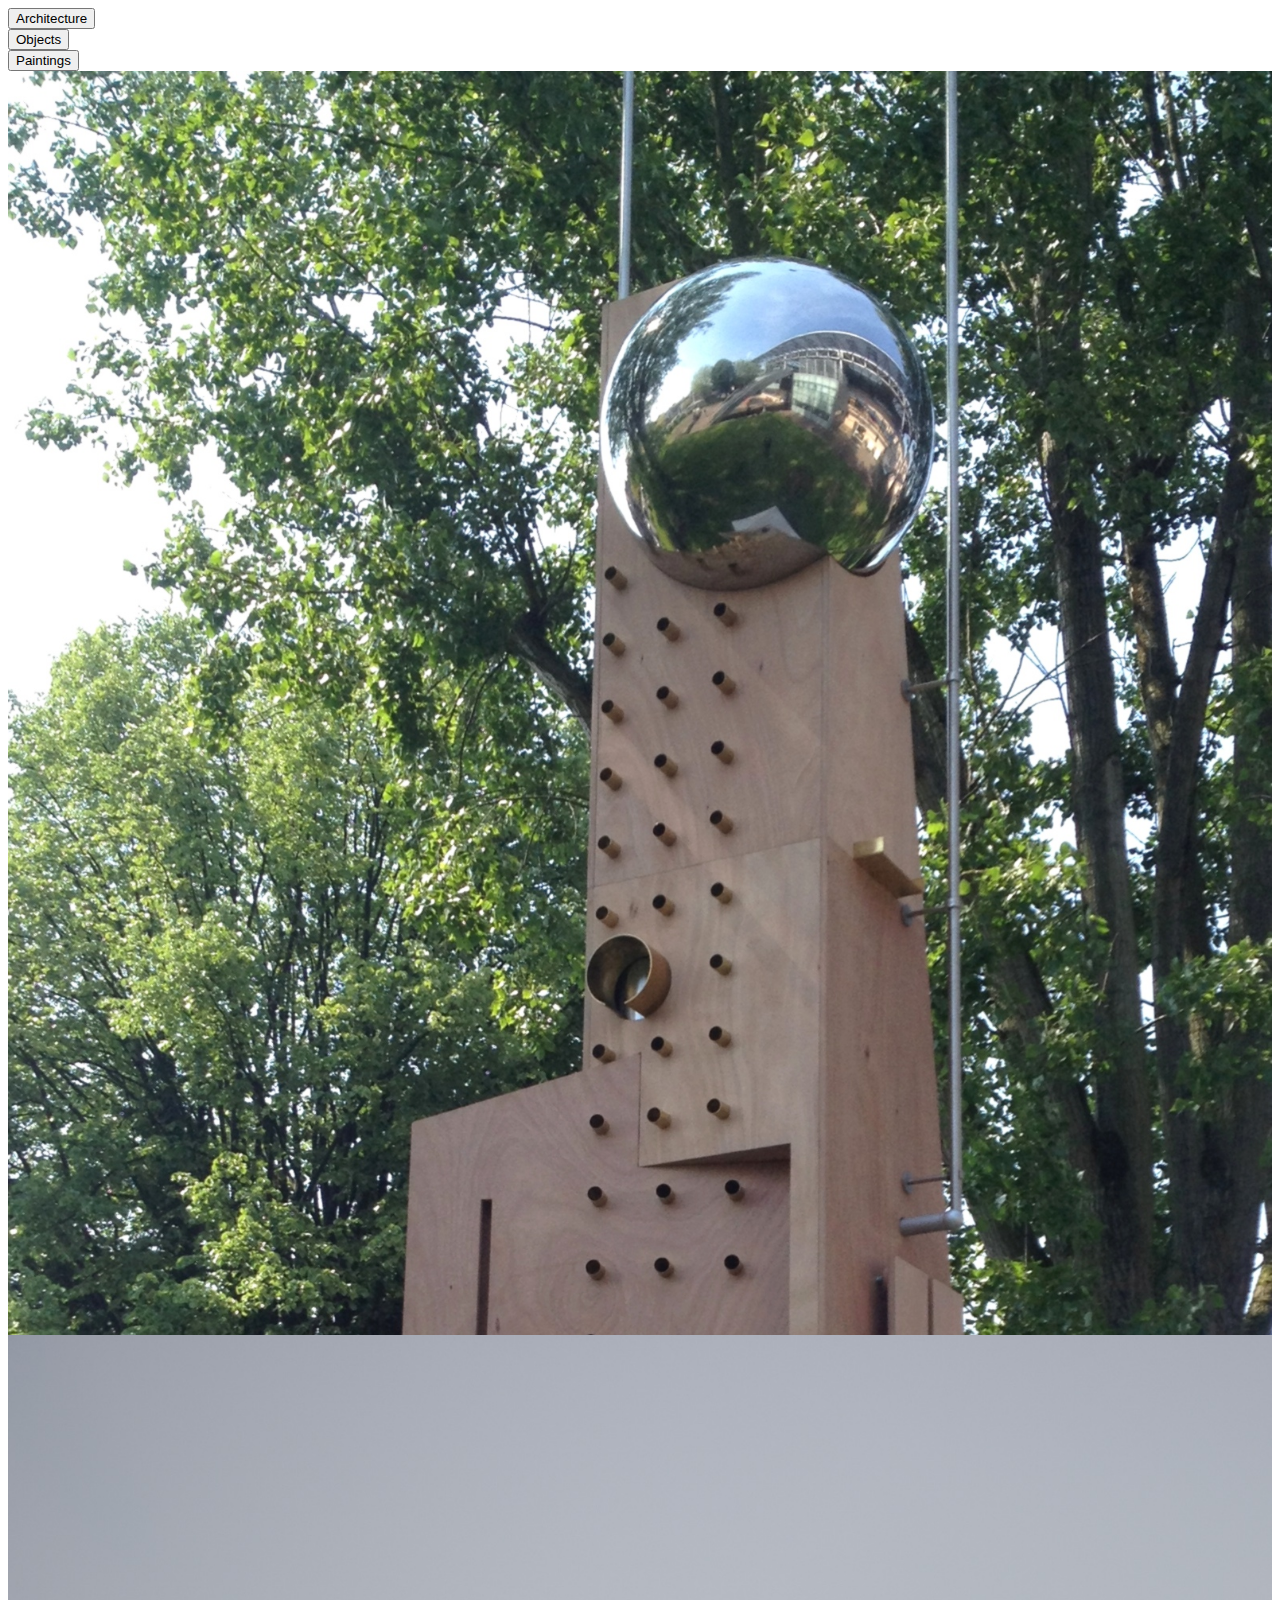
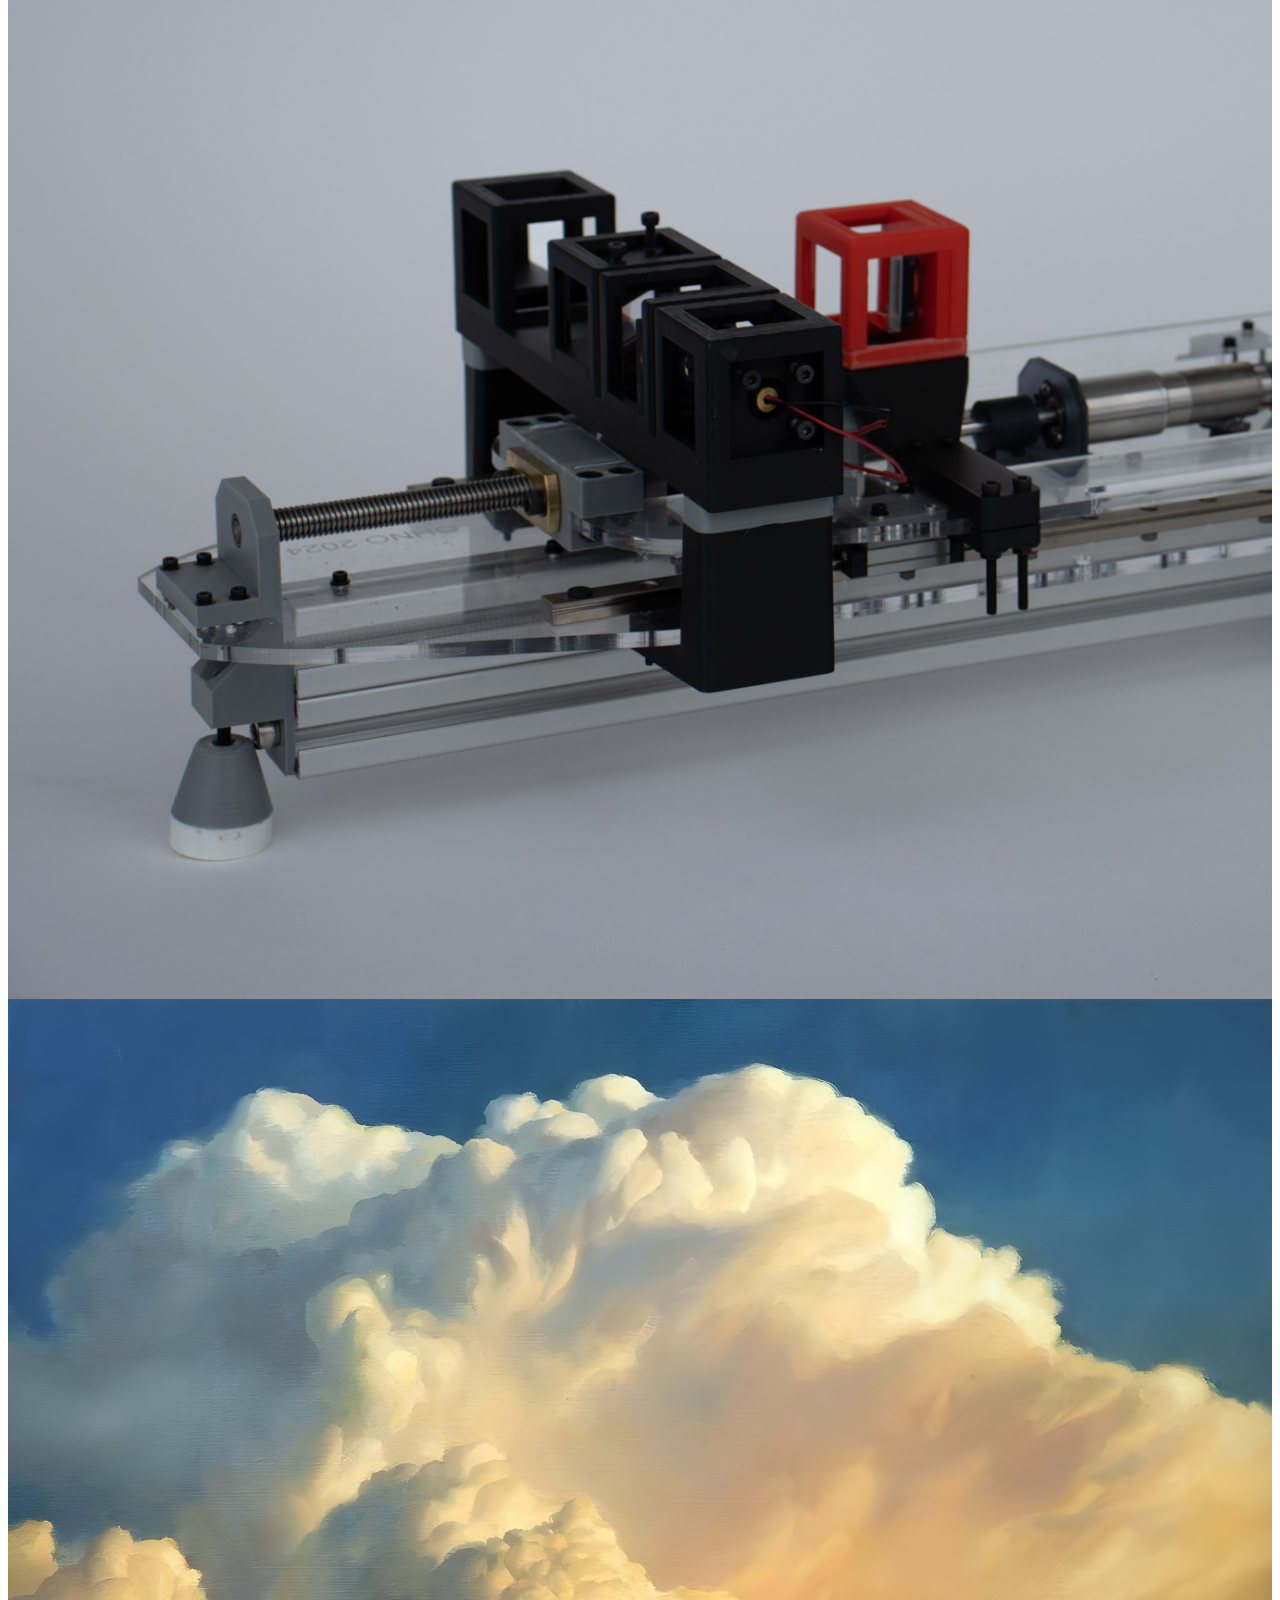
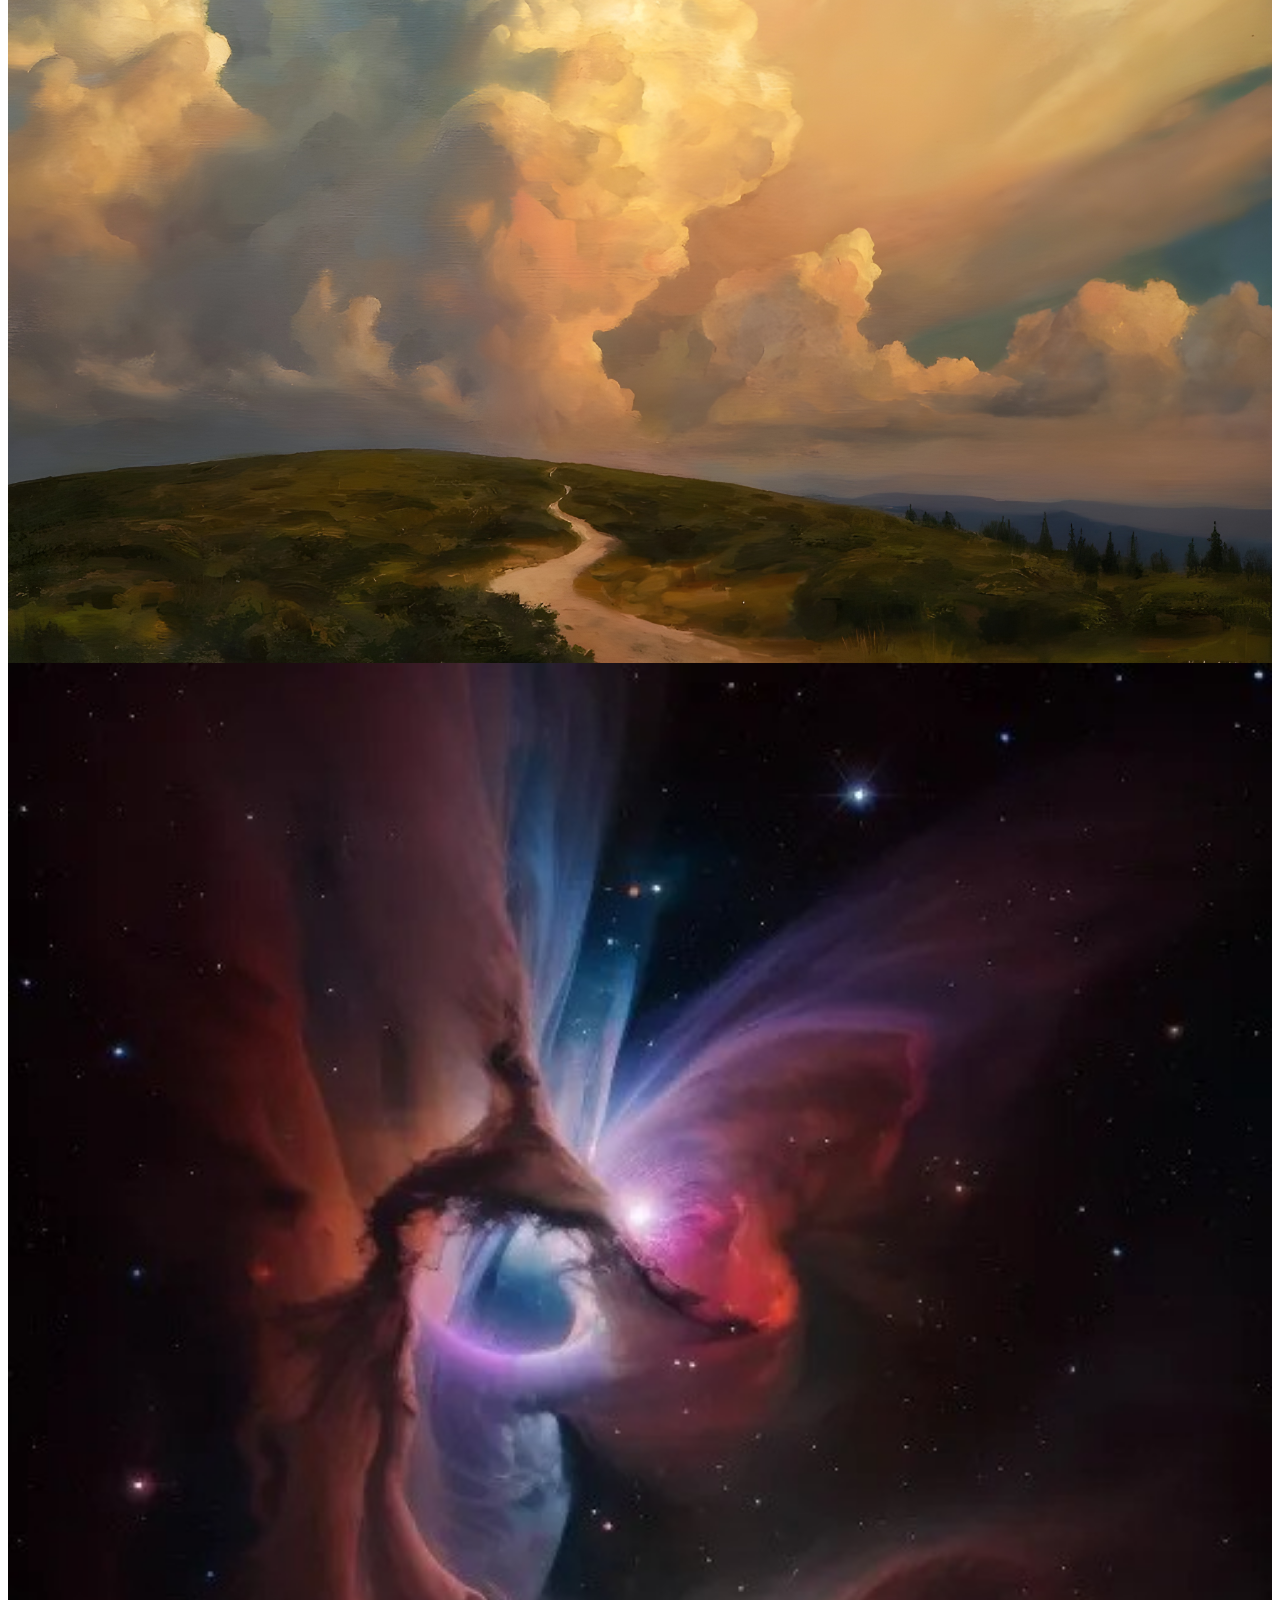
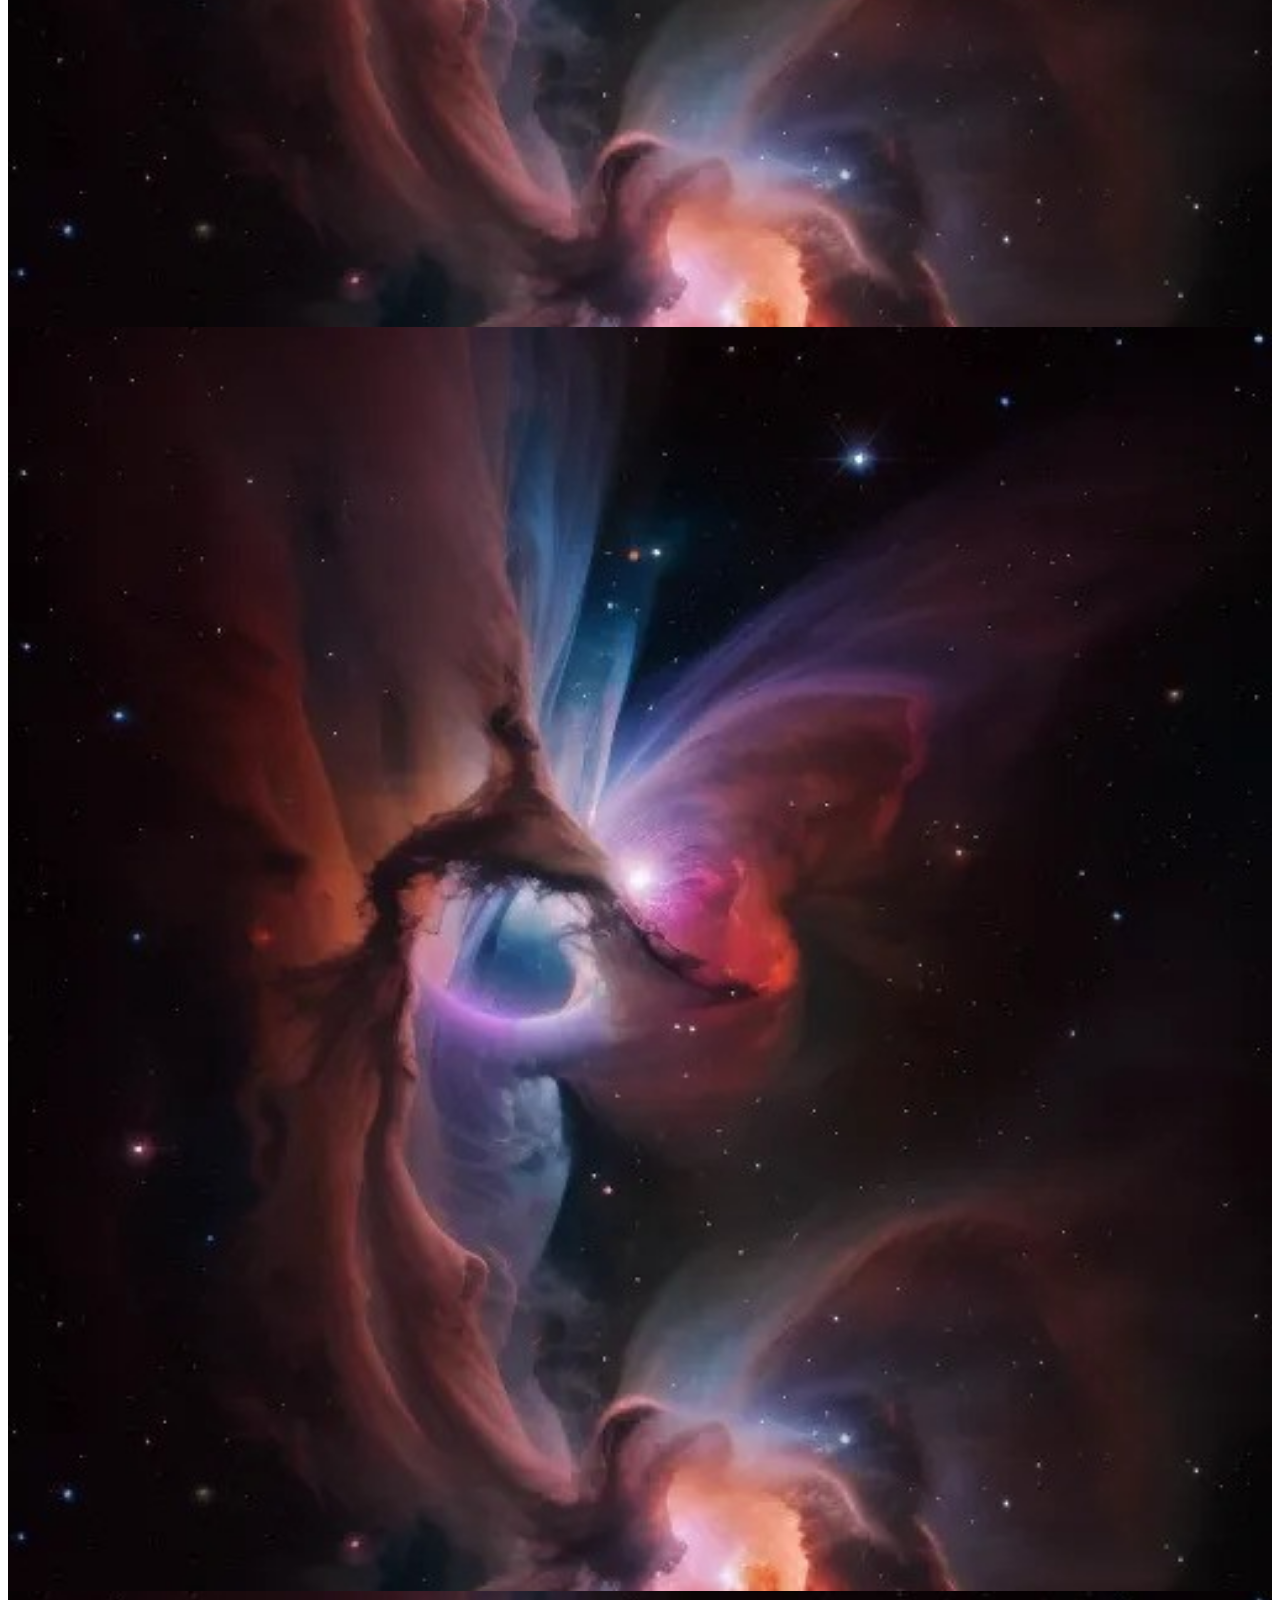
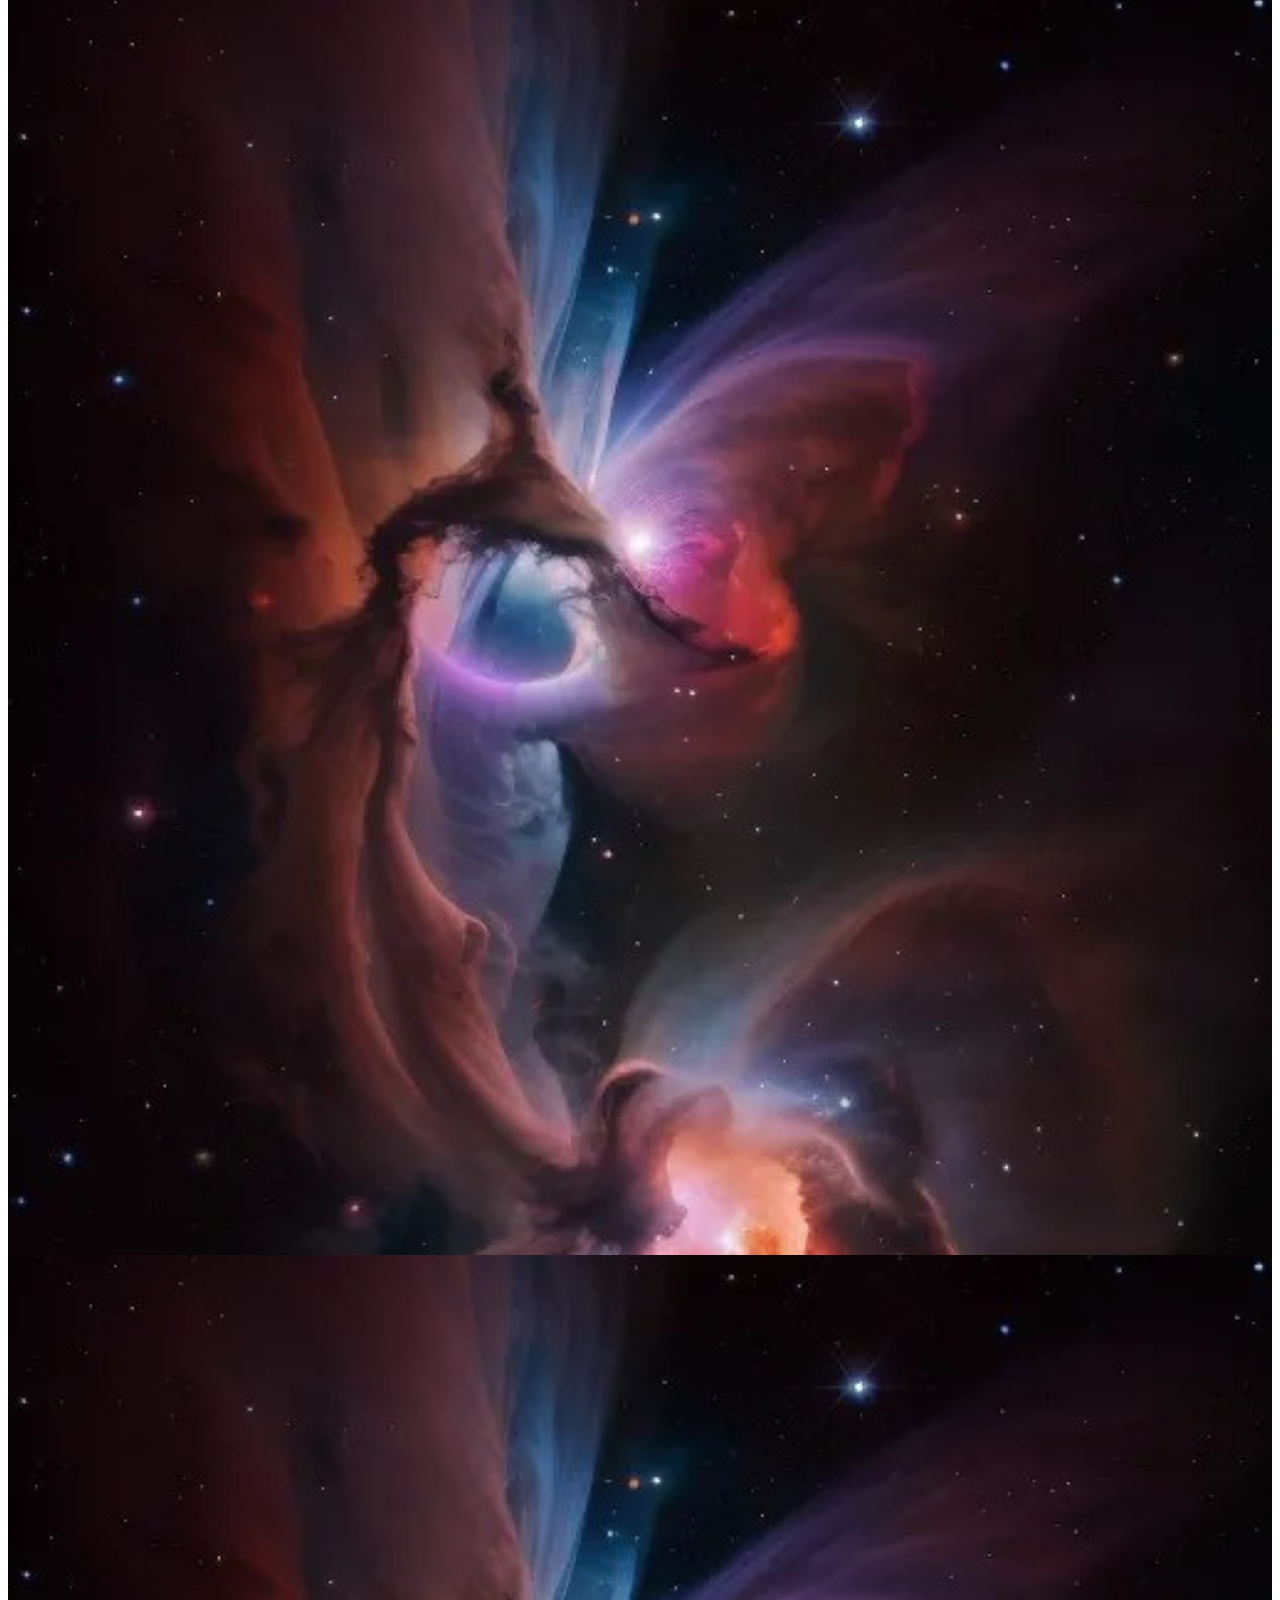
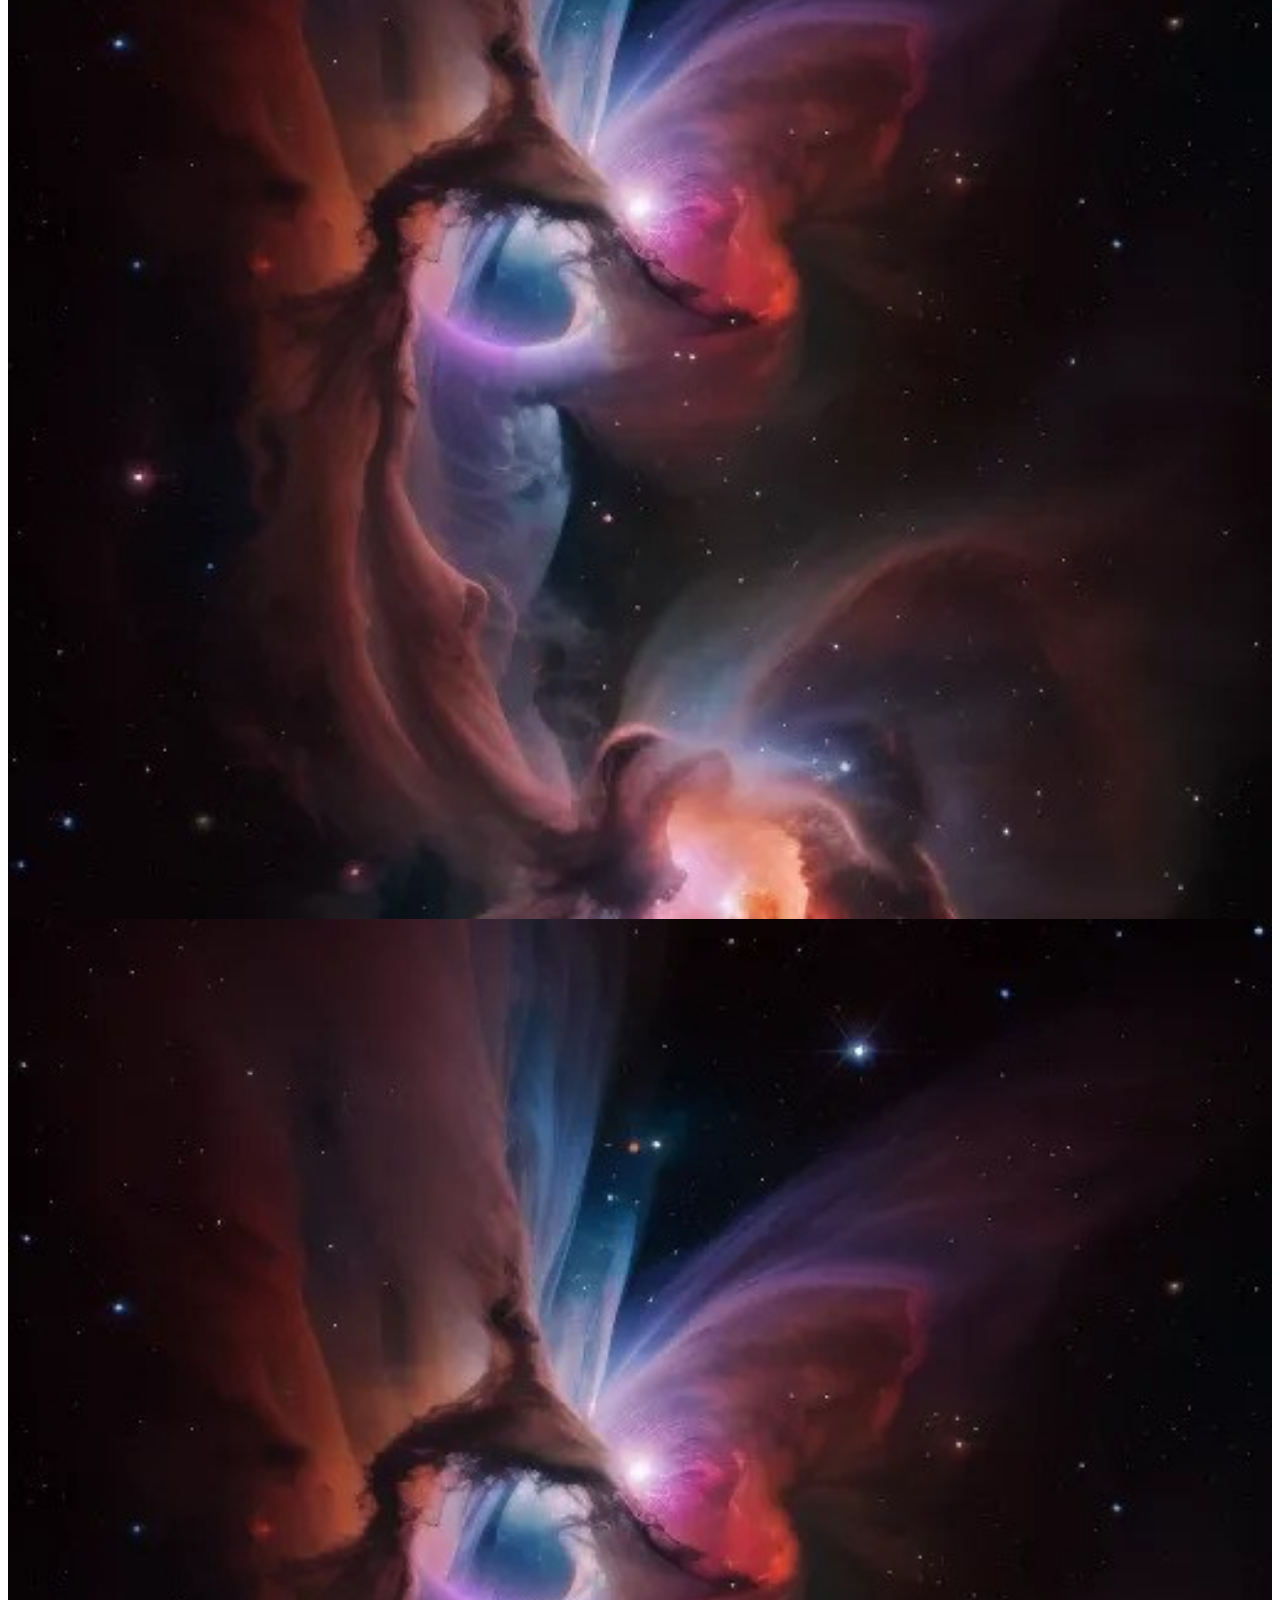
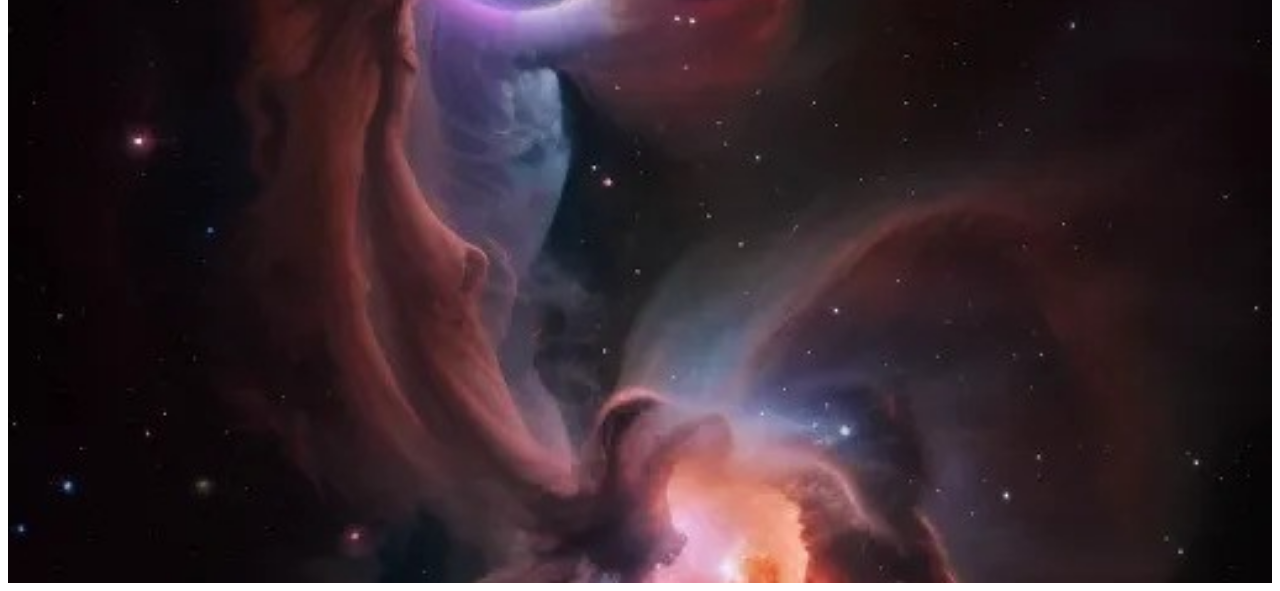
<file: architecture.html>
<html>
    <head>
        <link rel="stylesheet" href="style.css">
        <script src="transition.js"></script>
        <!-- BOOTSTRAP -->
        <link href="https://cdn.jsdelivr.net/npm/bootstrap@5.3.6/dist/css/bootstrap.min.css" rel="stylesheet" integrity="sha384-4Q6Gf2aSP4eDXB8Miphtr37CMZZQ5oXLH2yaXMJ2w8e2ZtHTl7GptT4jmndRuHDT" crossorigin="anonymous">
        <script src="https://cdn.jsdelivr.net/npm/bootstrap@5.3.6/dist/js/bootstrap.bundle.min.js" integrity="sha384-j1CDi7MgGQ12Z7Qab0qlWQ/Qqz24Gc6BM0thvEMVjHnfYGF0rmFCozFSxQBxwHKO" crossorigin="anonymous"></script>
    </head>
    <body class="bg-white">
        <div id="transition-cover"></div>

            <div id="header-container">
                <div class="row gx-0 row-cols-lg-4 row-cols-sm-2">
                    <div class="col">
                        <button class="button-55 selected-category" role="button">Architecture</button>
                    </div>
                    <div class="col">
                        <button class="button-55" role="button">Objects</button>
                    </div>
                    <div class="col">
                        <button class="button-55" role="button">Paintings</button>
                    </div>
                </div>
            </div>
       
            <div class="row gx-0 row-cols-lg-4 row-cols-sm-2" id="col-container">
                <div class="col square project" id="p1"></div>

                <div class="col square project" id="p2">
                    <div class="sqr-content">
                        <h1>Projet 2</h1>
                        <p>This is a text to briefly describe the project 1</p>
                    </div>
                </div>

                <div class="col square project" id="p3">
                    <div class="sqr-content">
                        <h1>Projet 3</h1>
                        <p>This is a text to briefly describe the project 1</p>
                    </div>
                </div>

                <div class="col square project" id="p4">
                    <div class="sqr-content">
                        <h1>Projet 1</h1>
                        <p>This is a text to briefly describe the project 1</p>
                    </div>
                </div>

                <div class="col square project" id="p4">
                    <div class="sqr-content">
                        <h1>Projet 1</h1>
                        <p>This is a text to briefly describe the project 1</p>
                    </div>
                </div>

                <div class="col square project" id="p4">
                    <div class="sqr-content">
                        <h1>Projet 1</h1>
                        <p>This is a text to briefly describe the project 1</p>
                    </div>
                </div>

                <div class="col square project" id="p4">
                    <div class="sqr-content">
                        <h1>Projet 1</h1>
                        <p>This is a text to briefly describe the project 1</p>
                    </div>
                </div>

                <div class="col square project" id="p4">
                    <div class="sqr-content">
                        <h1>Projet 1</h1>
                        <p>This is a text to briefly describe the project 1</p>
                    </div>
                </div>

            </div>
       
    </body>
</html>
</file>
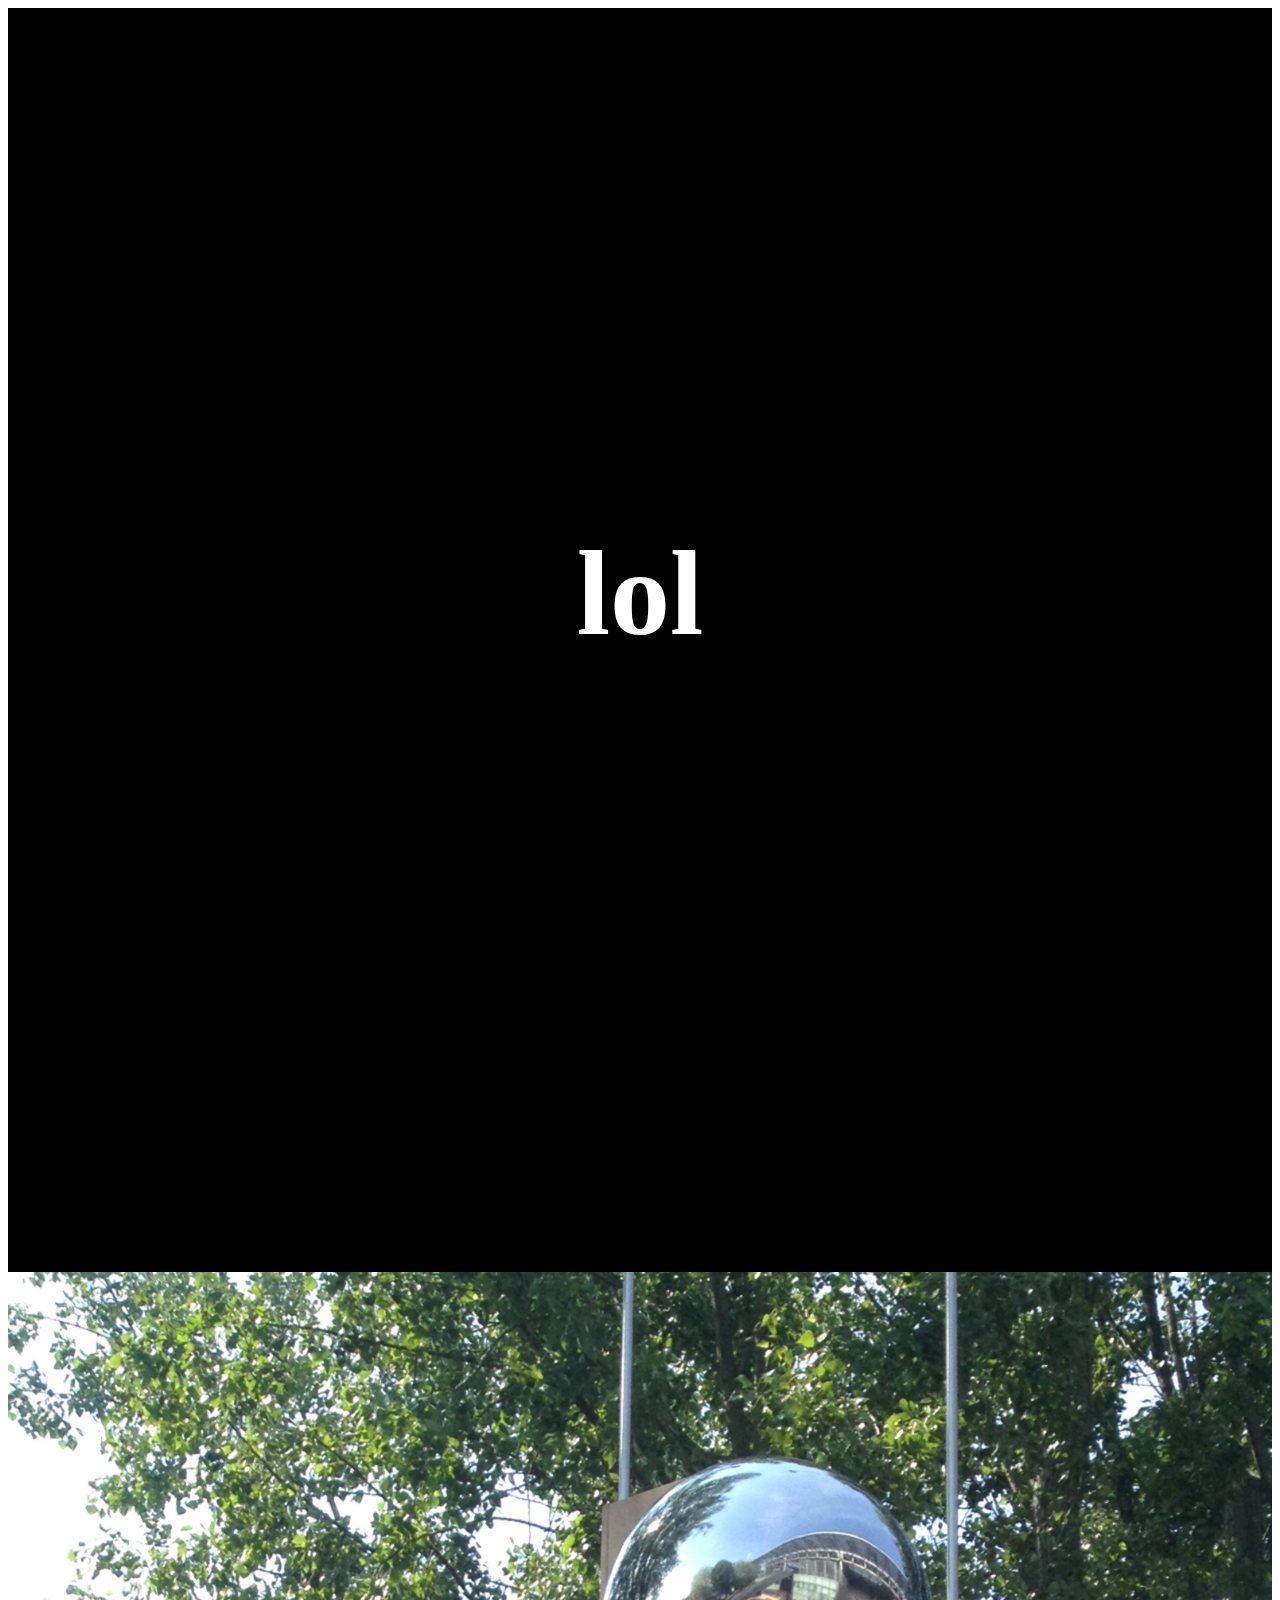
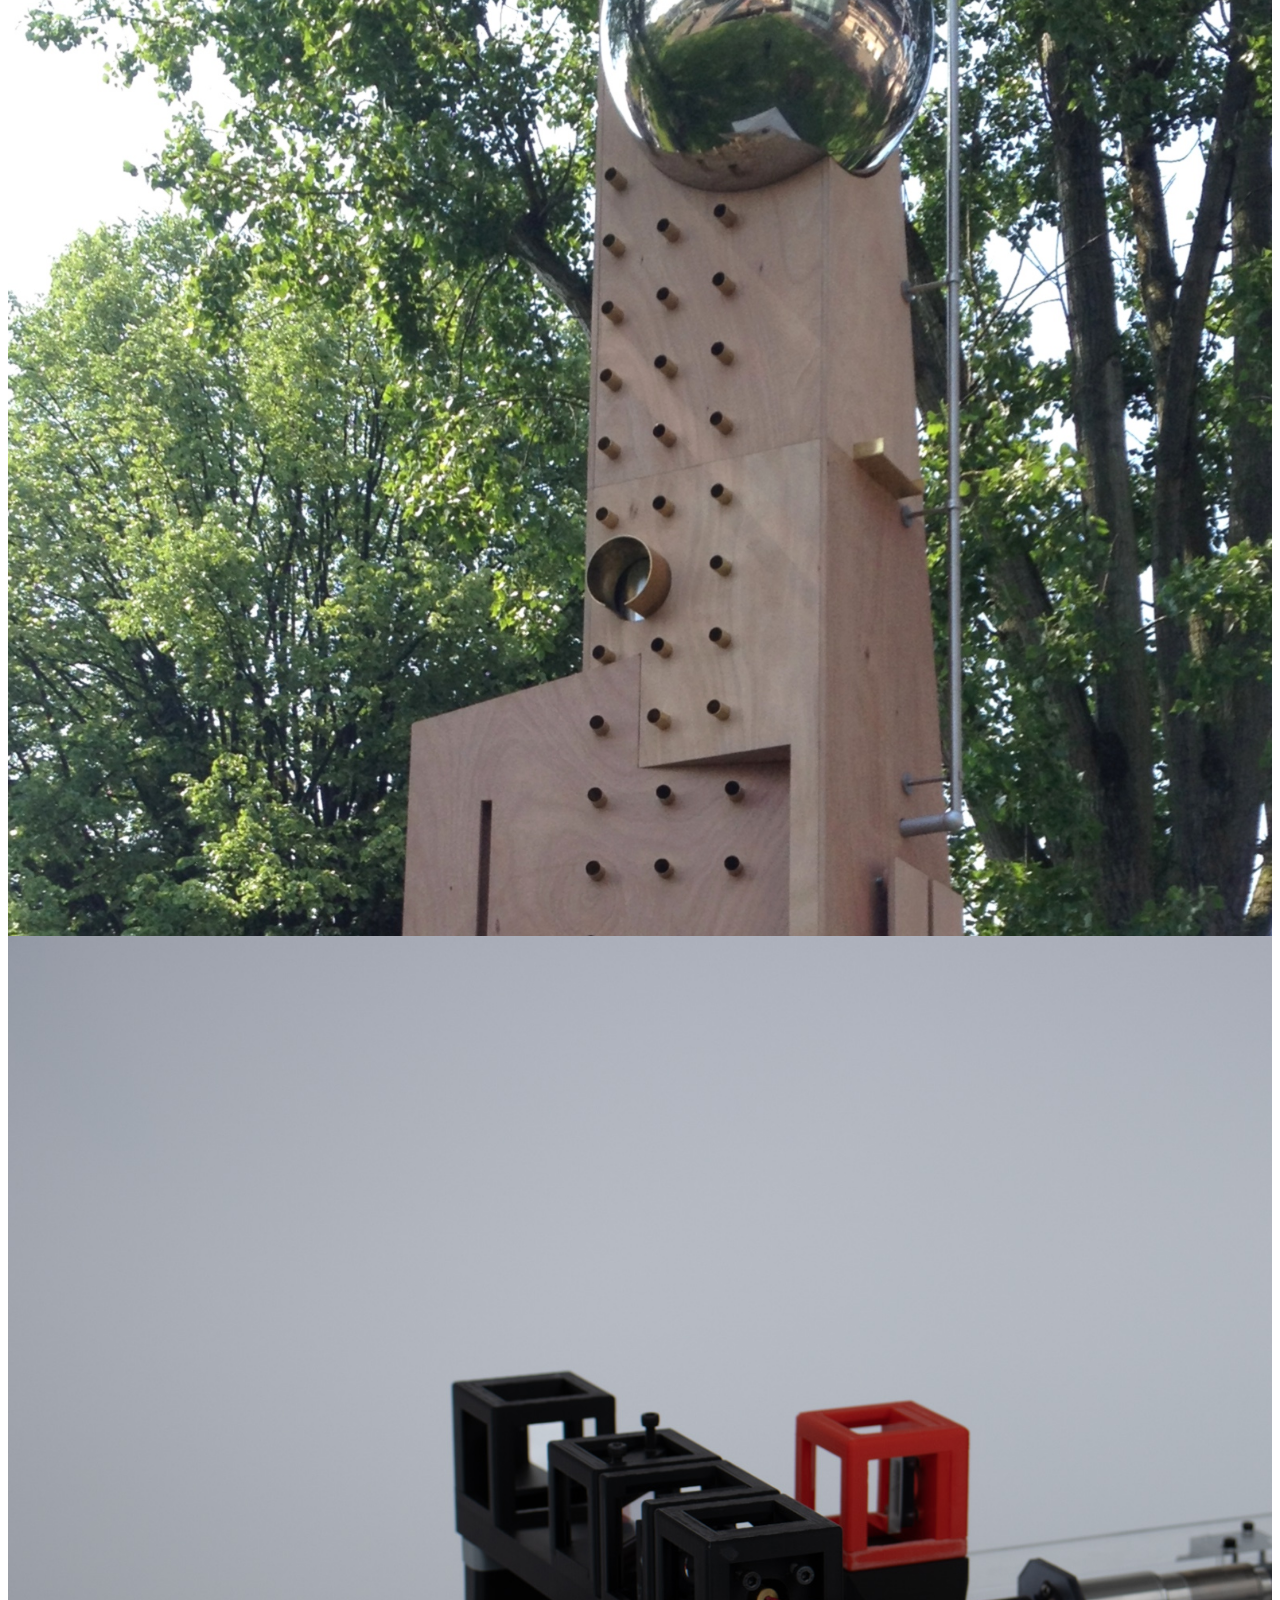
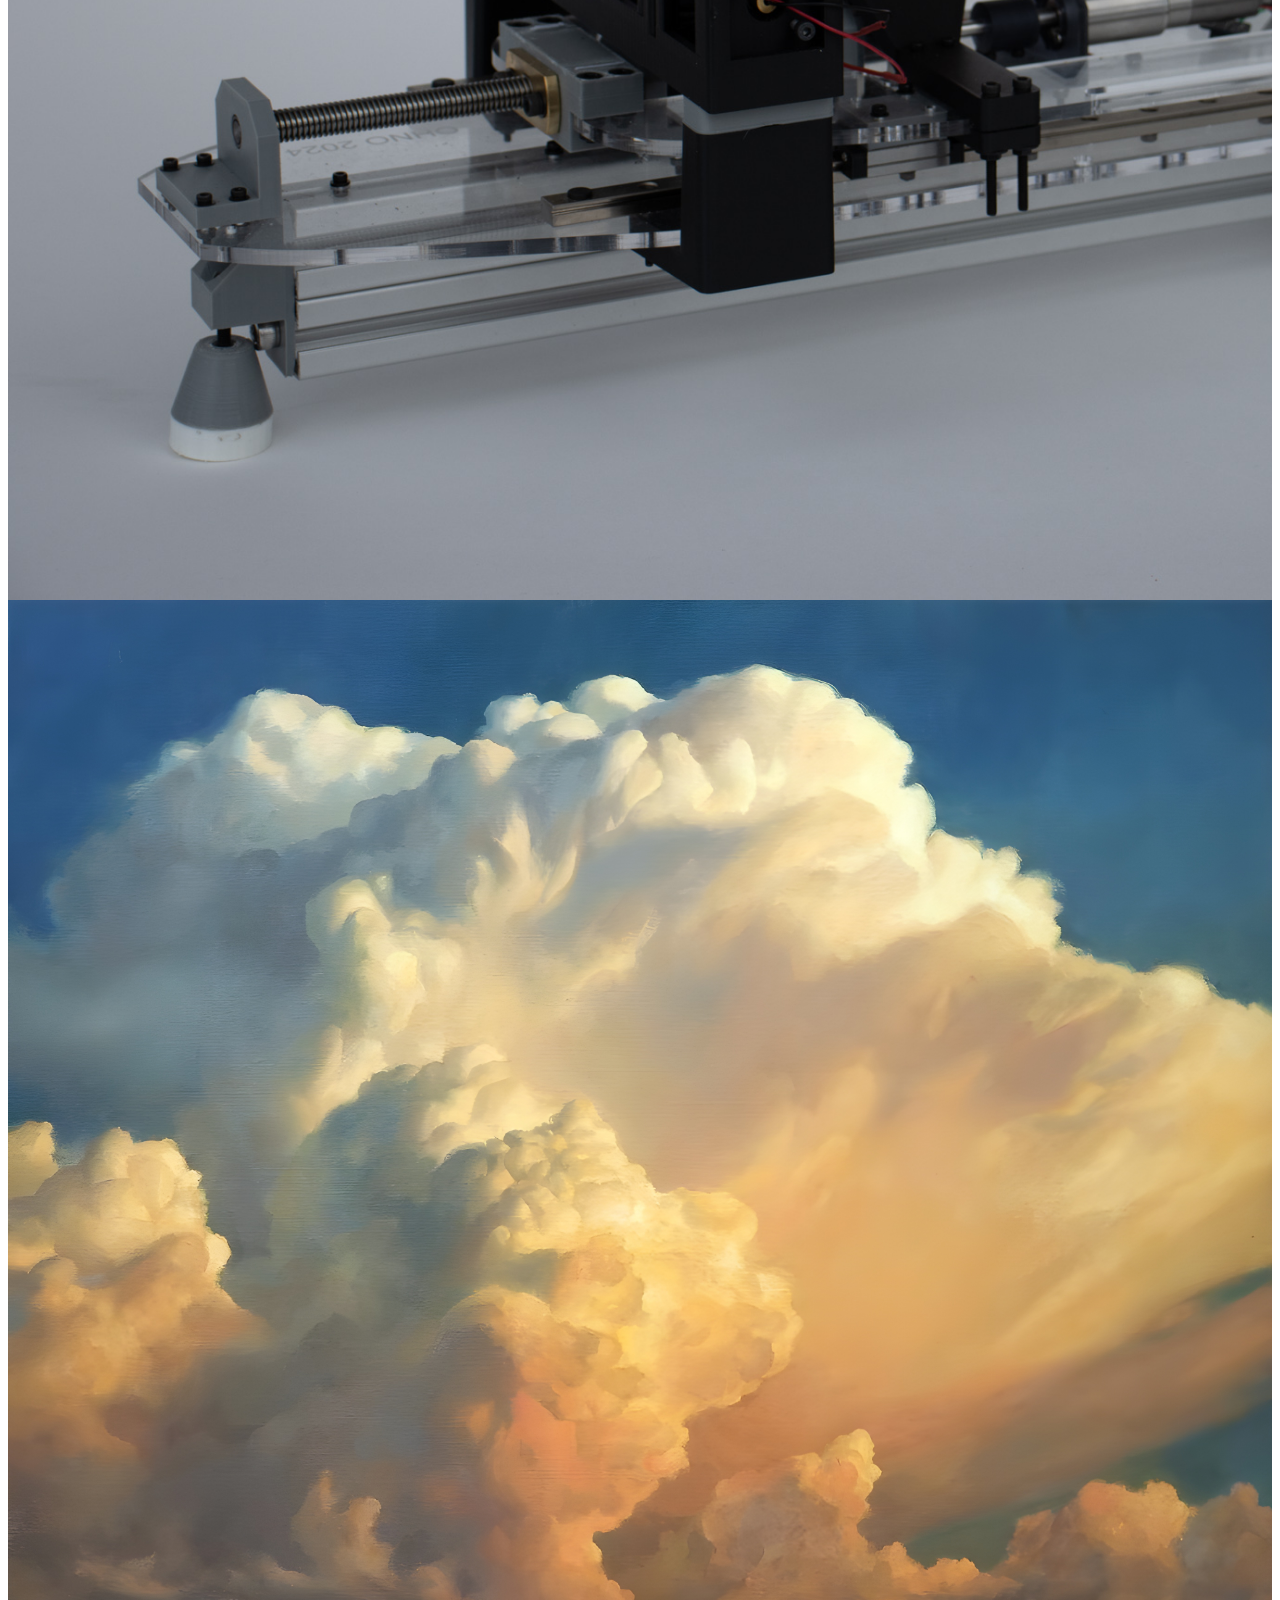
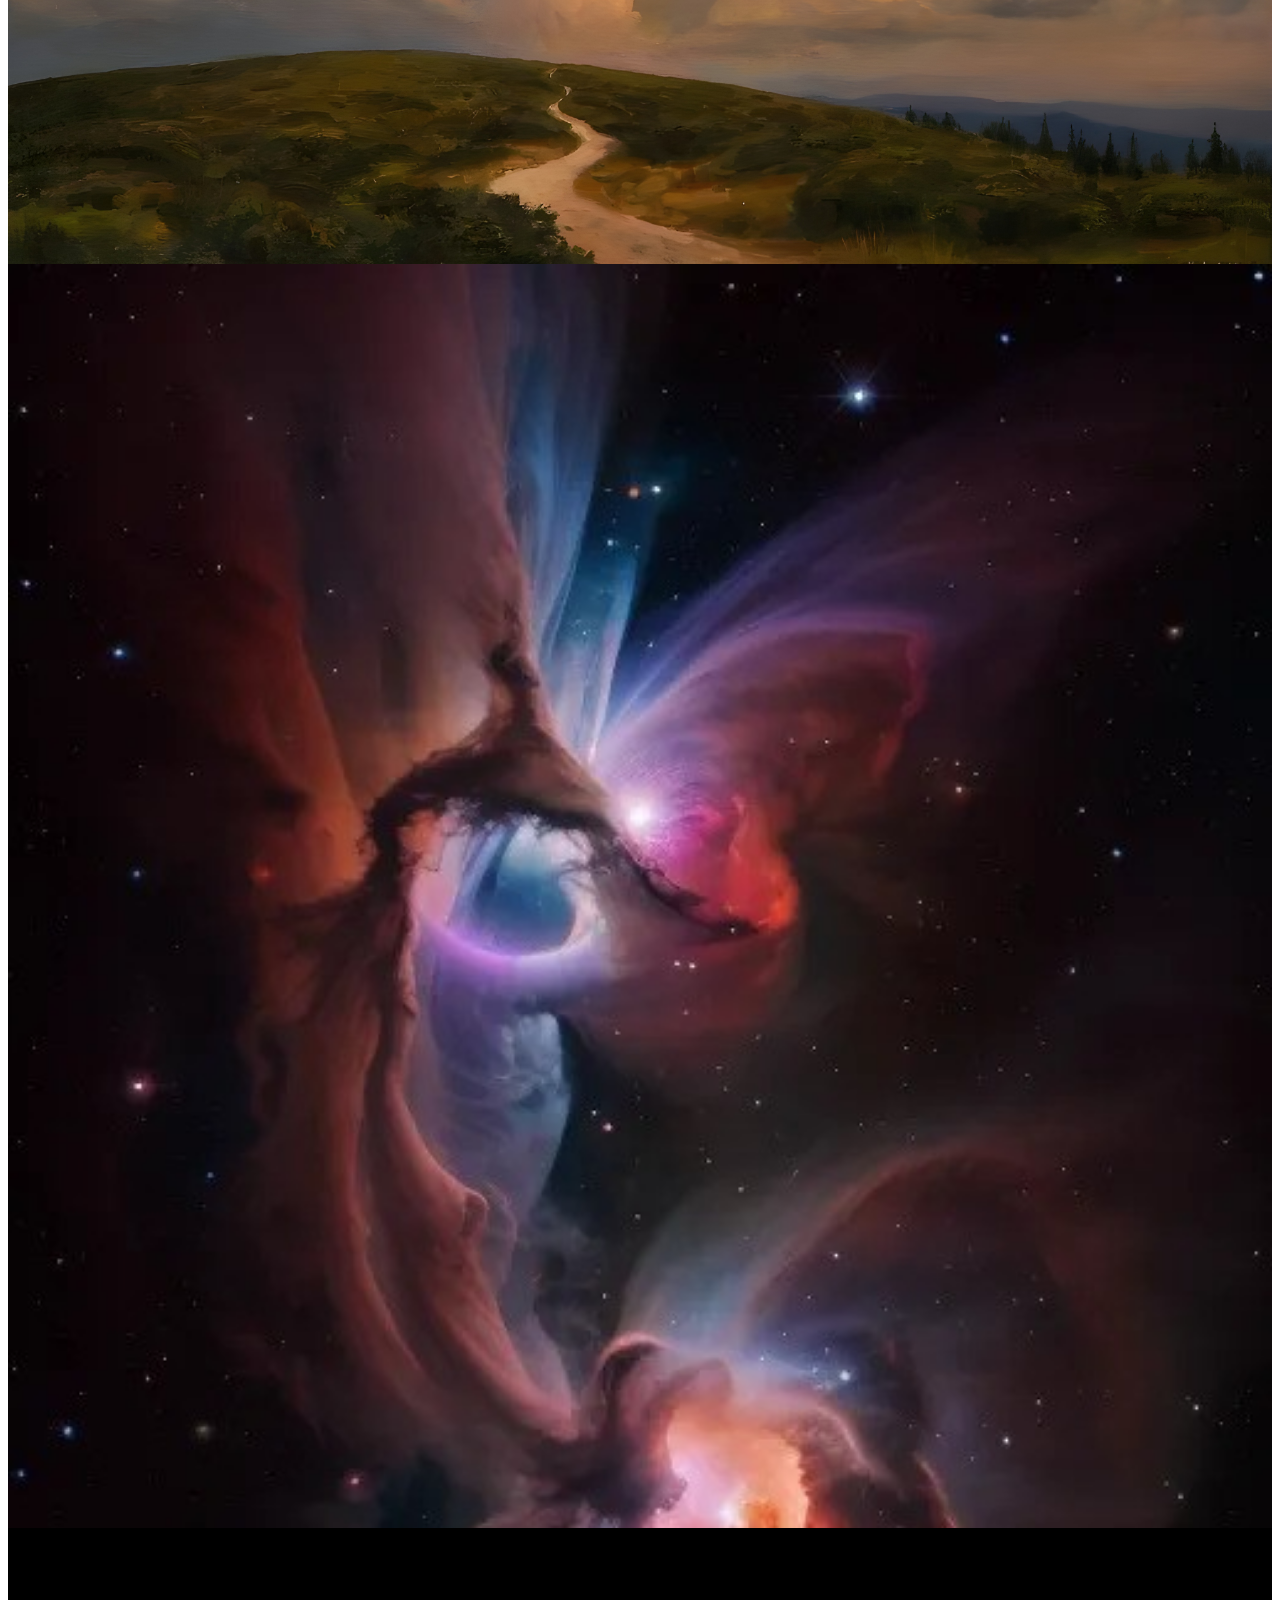
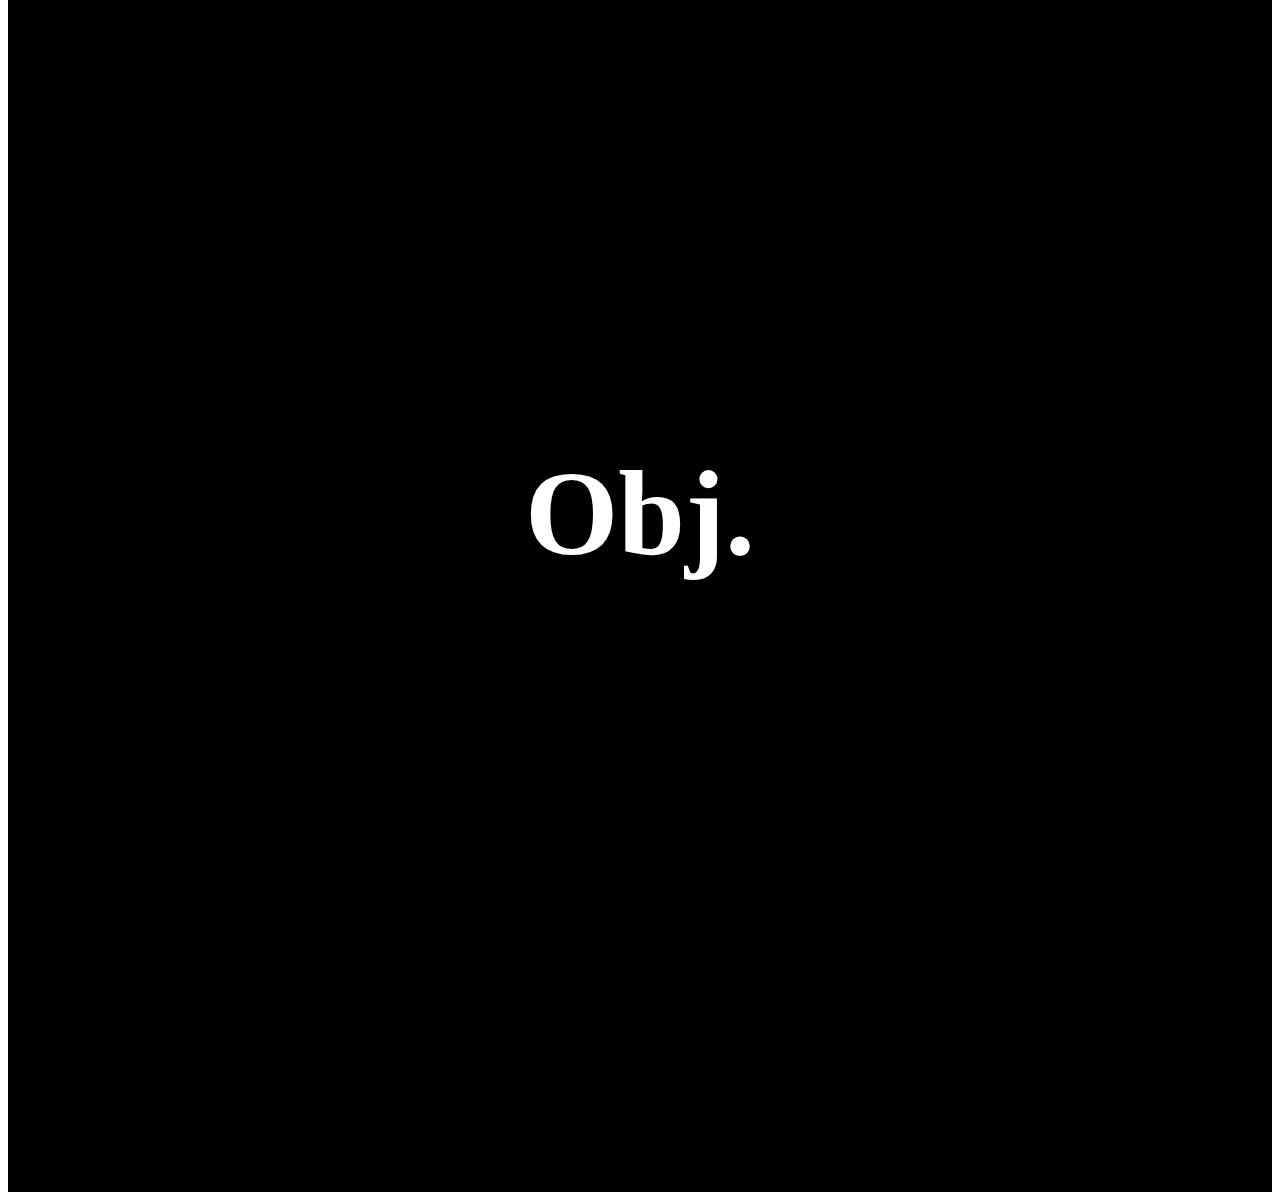
<file: index copy.html>
<html>
    <head>
        <link rel="stylesheet" href="style.css">
        <!-- BOOTSTRAP -->
        <link href="https://cdn.jsdelivr.net/npm/bootstrap@5.3.6/dist/css/bootstrap.min.css" rel="stylesheet" integrity="sha384-4Q6Gf2aSP4eDXB8Miphtr37CMZZQ5oXLH2yaXMJ2w8e2ZtHTl7GptT4jmndRuHDT" crossorigin="anonymous">
        <script src="https://cdn.jsdelivr.net/npm/bootstrap@5.3.6/dist/js/bootstrap.bundle.min.js" integrity="sha384-j1CDi7MgGQ12Z7Qab0qlWQ/Qqz24Gc6BM0thvEMVjHnfYGF0rmFCozFSxQBxwHKO" crossorigin="anonymous"></script>
    </head>
    <body>
        <div class="row gx-0 row-cols-4">

            <div class="col square title">
                <h1>lol</h1>
            </div>

            <div class="col square project" id="p1">
                <div class="sqr-content">
                    <h1>Projet 1</h1>
                    <p>This is a text to briefly describe the project 1</p>
                </div>
            </div>

            <div class="col square project" id="p2">
                <div class="sqr-content">
                    <h1>Projet 2</h1>
                    <p>This is a text to briefly describe the project 1</p>
                </div>
            </div>

            <div class="col square project" id="p3">
                <div class="sqr-content">
                    <h1>Projet 3</h1>
                    <p>This is a text to briefly describe the project 1</p>
                </div>
            </div>

            <div class="col square project" id="p4">
                <div class="sqr-content">
                    <h1>Projet 1</h1>
                    <p>This is a text to briefly describe the project 1</p>
                </div>
            </div>

            <div class="col square title">
                <h1>Obj.</h1>
            </div>

        </div>
    </body>
</html>
</file>
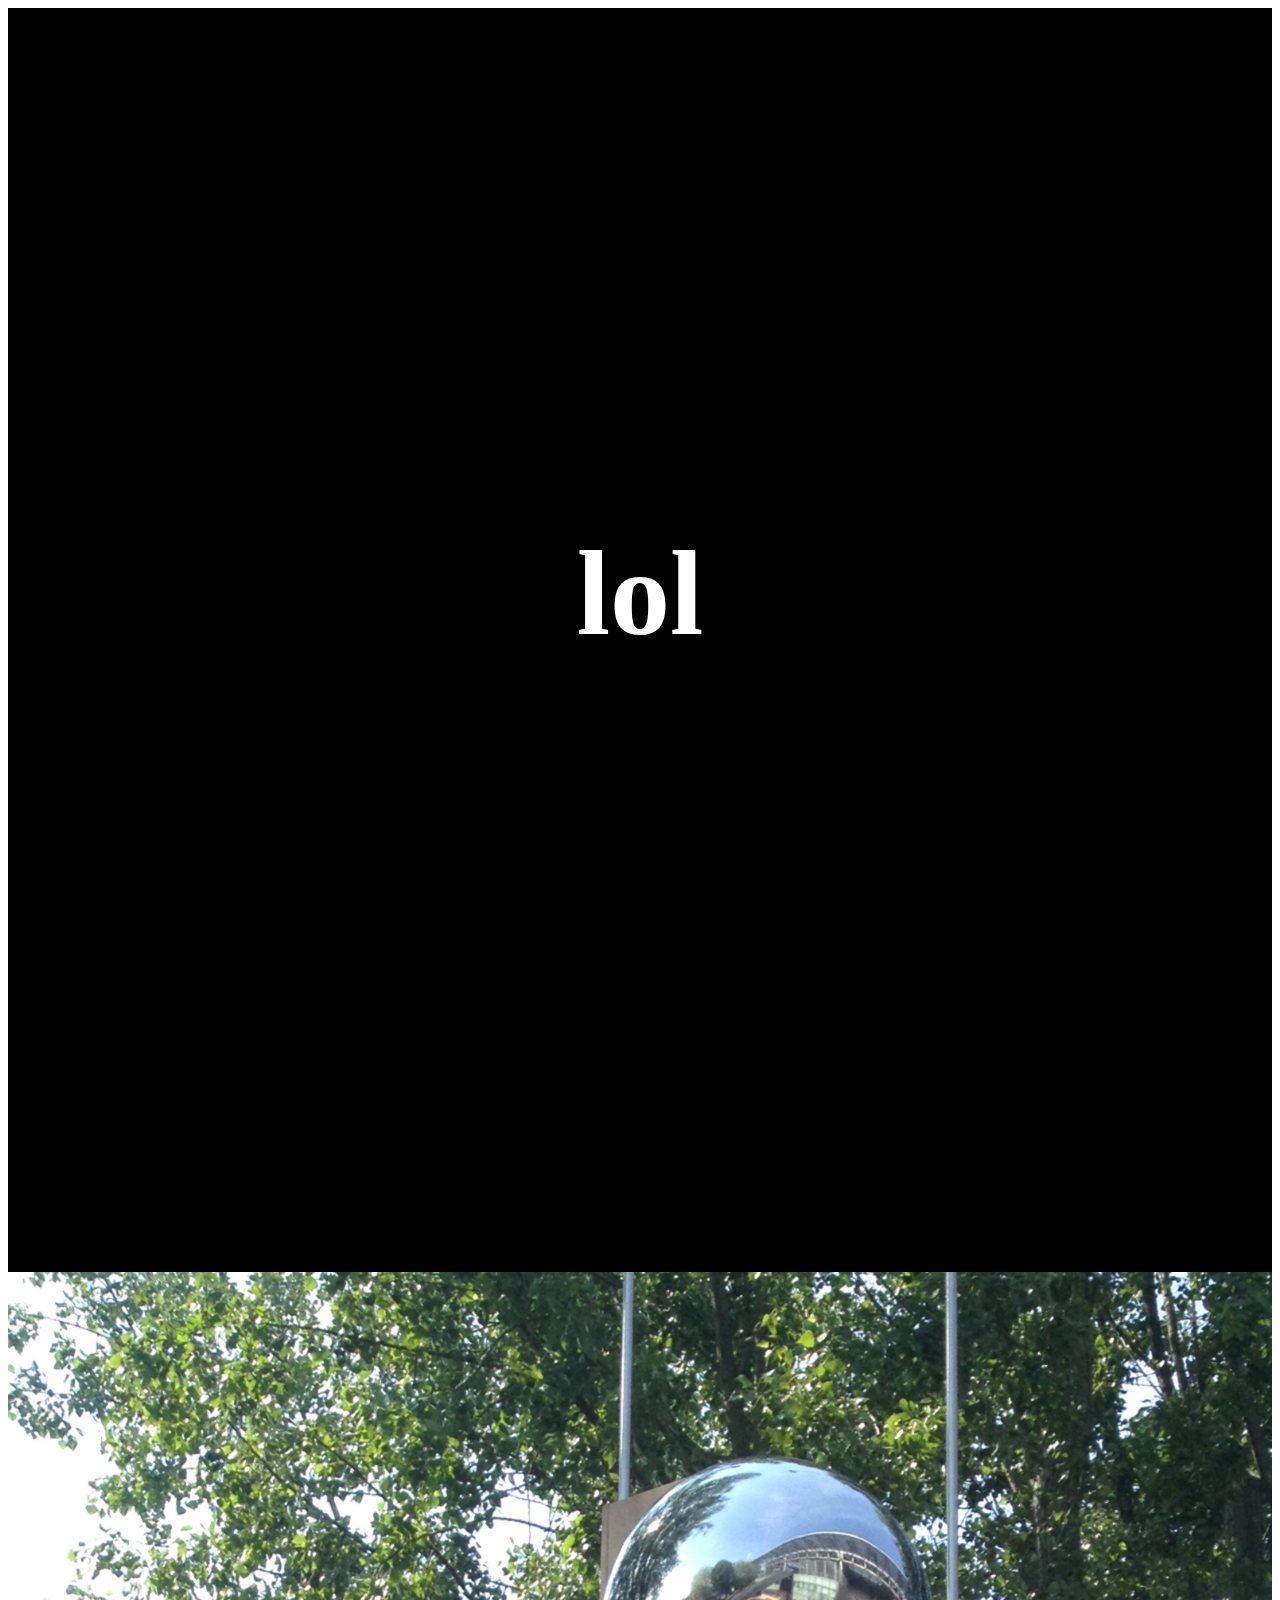
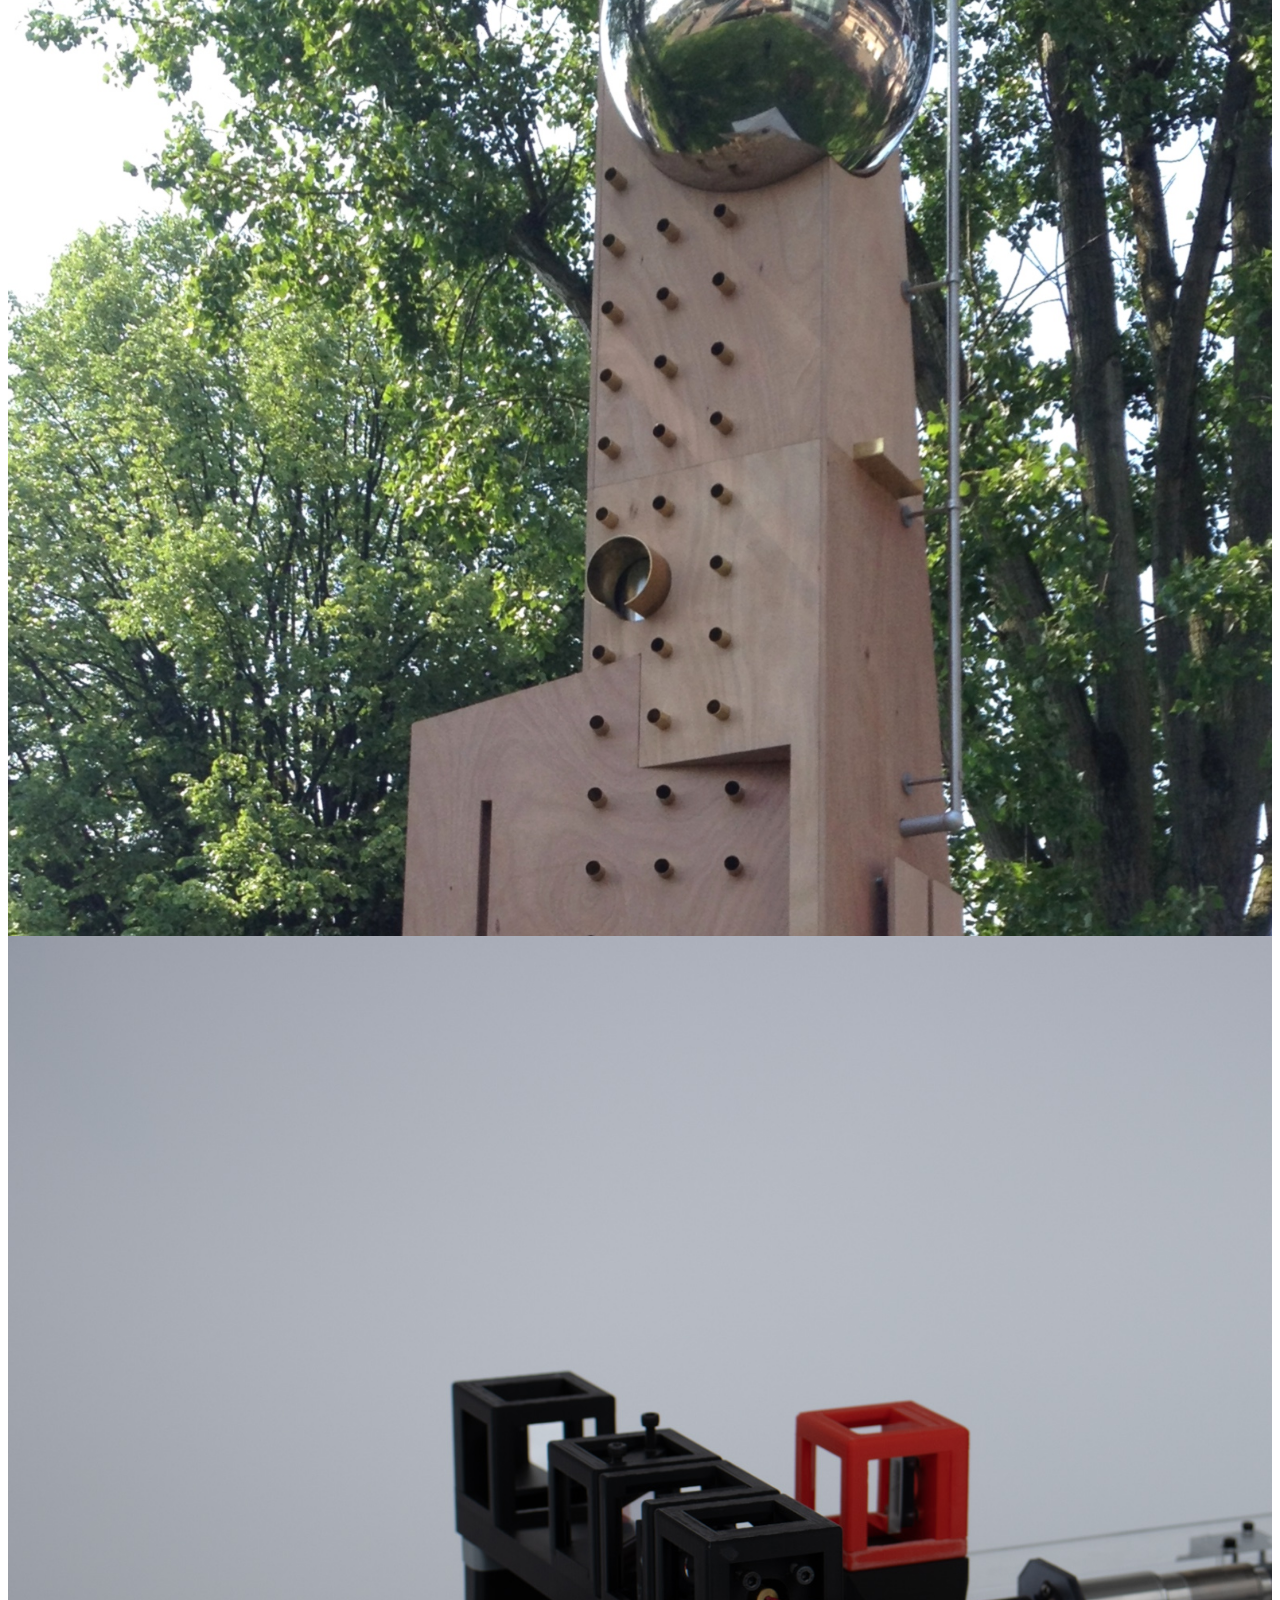
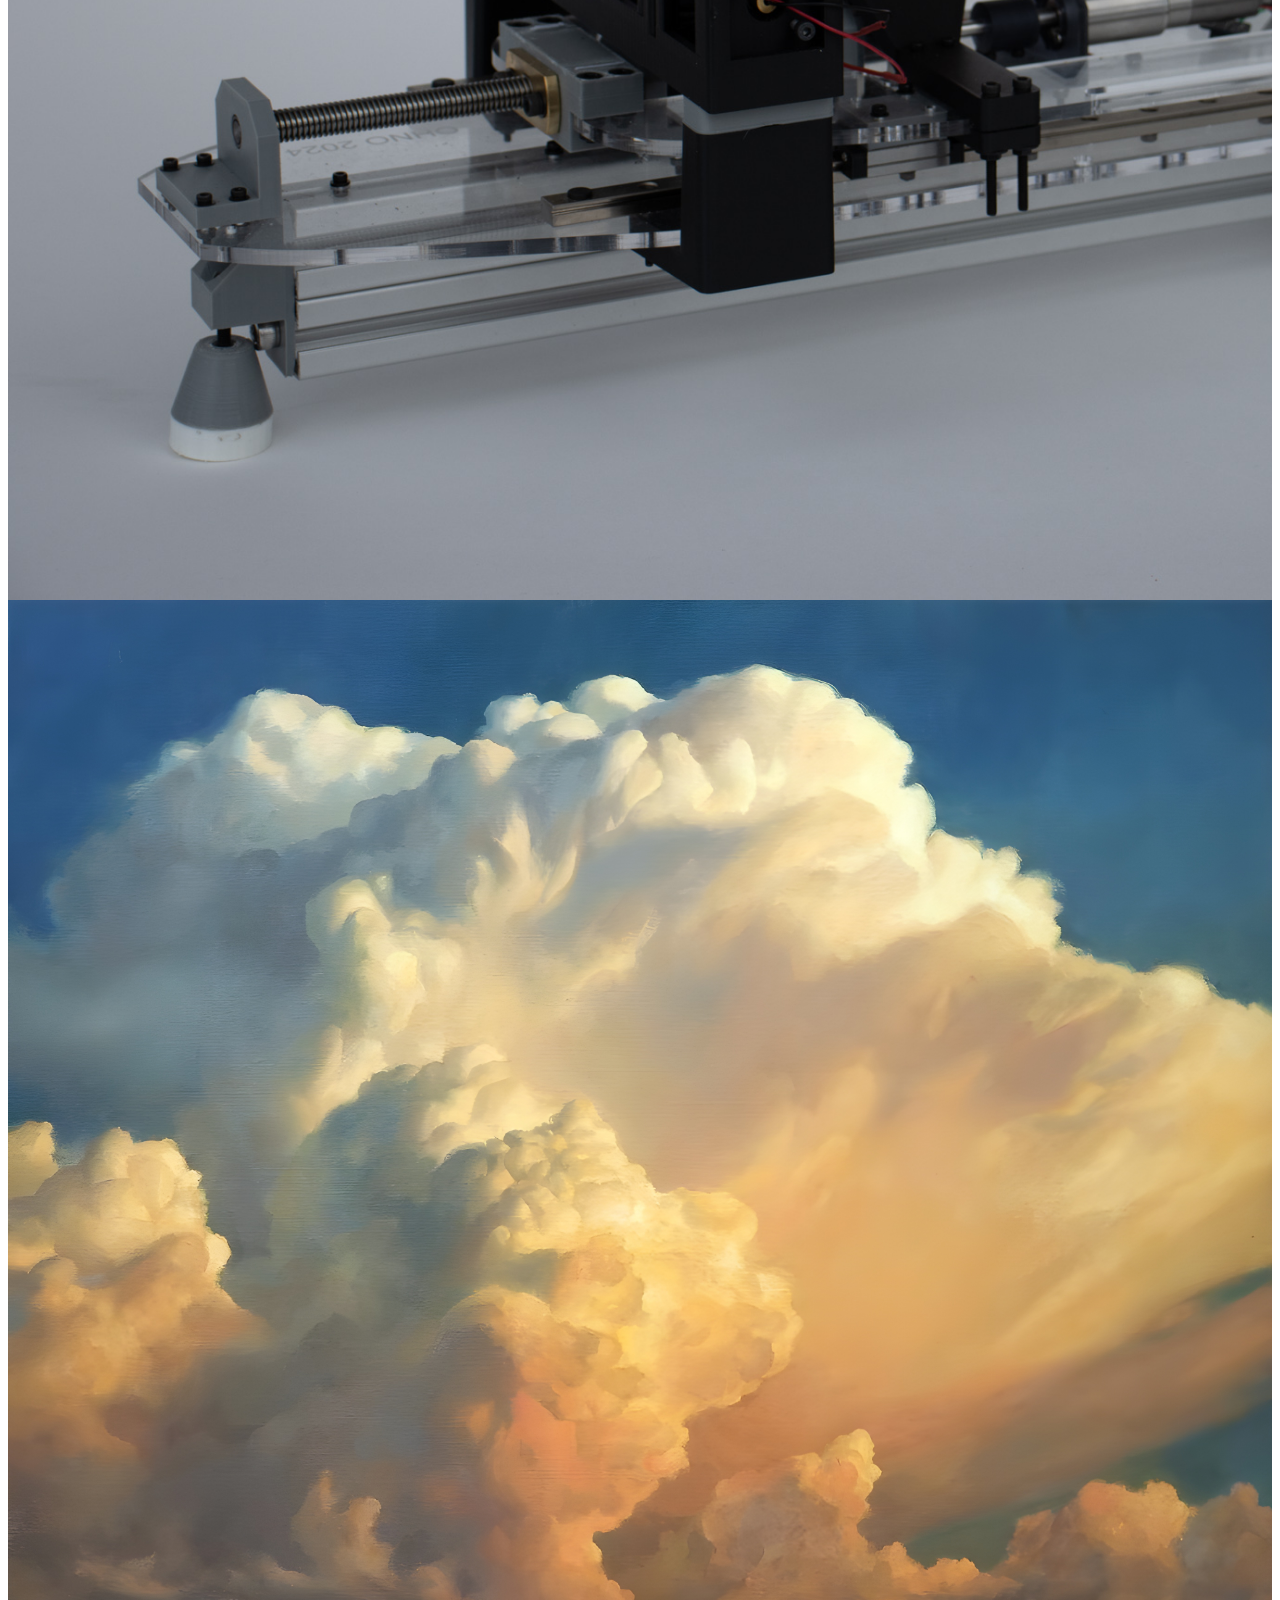
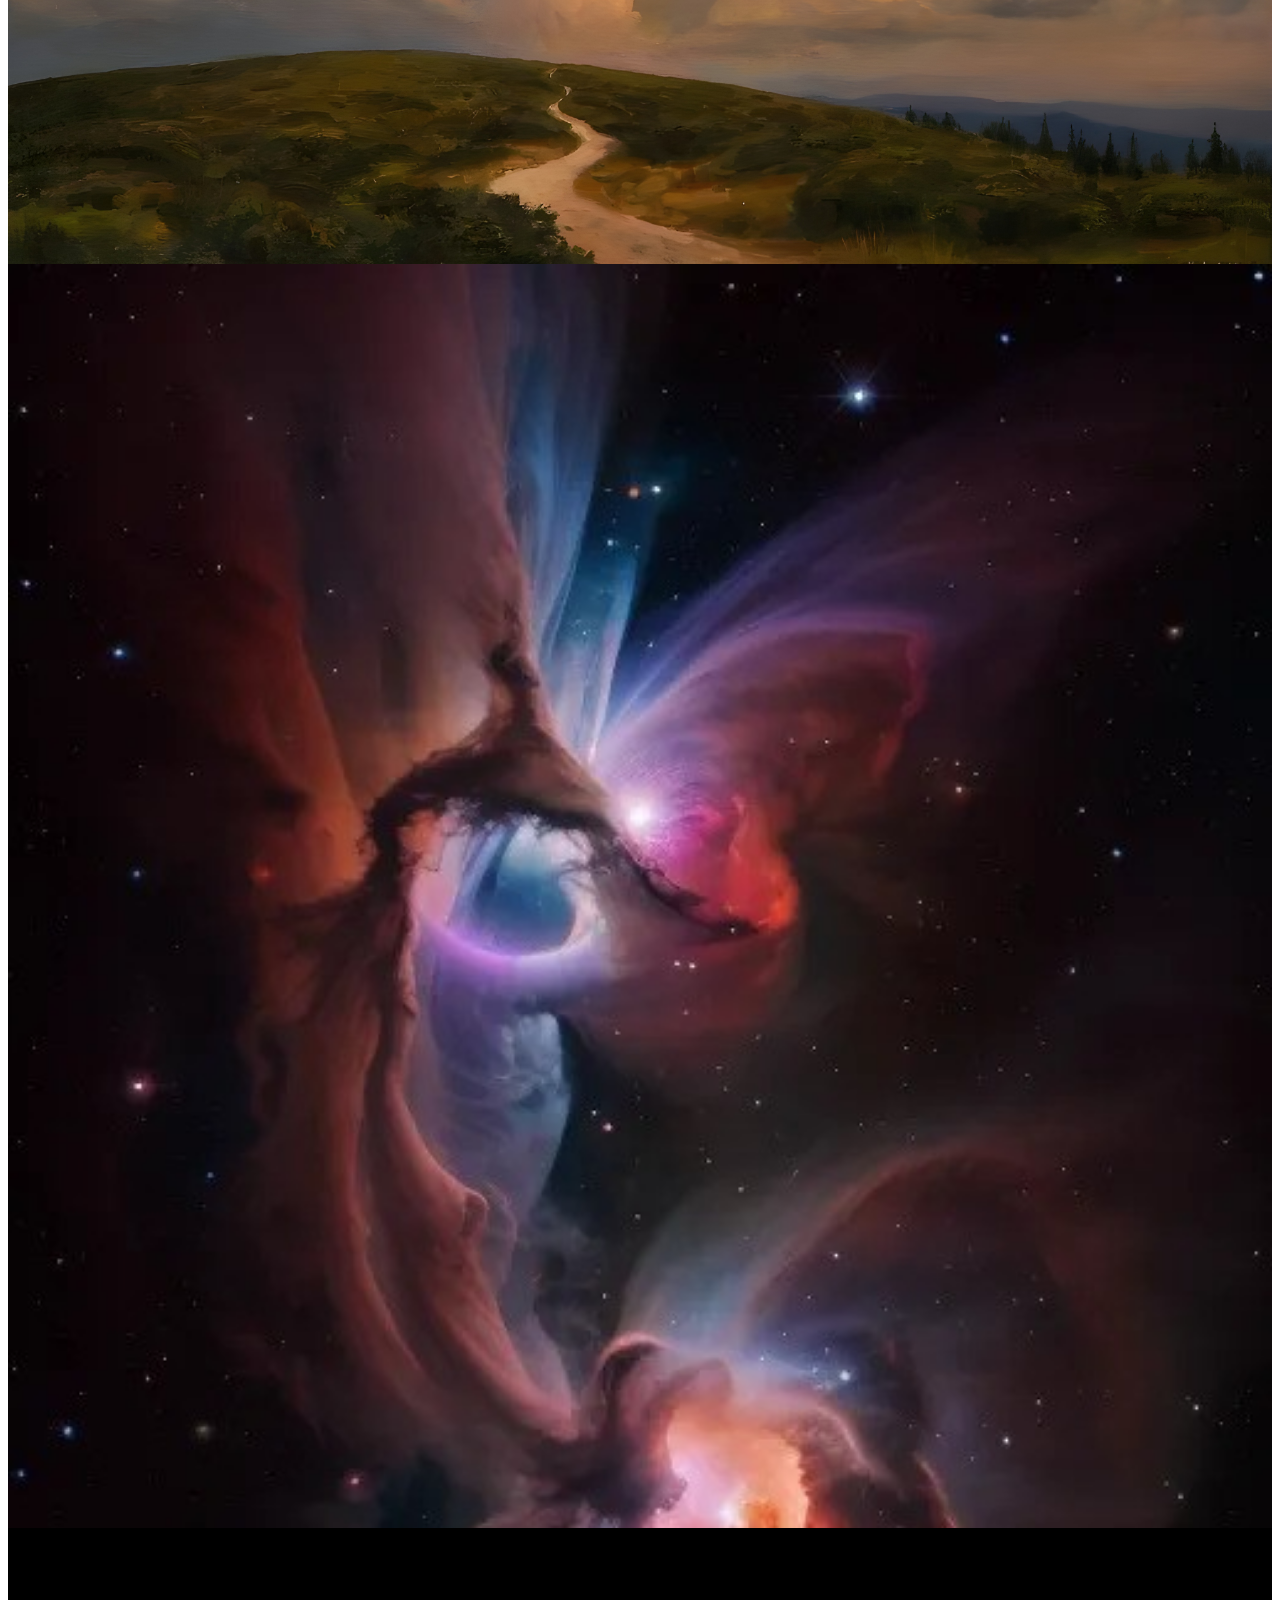
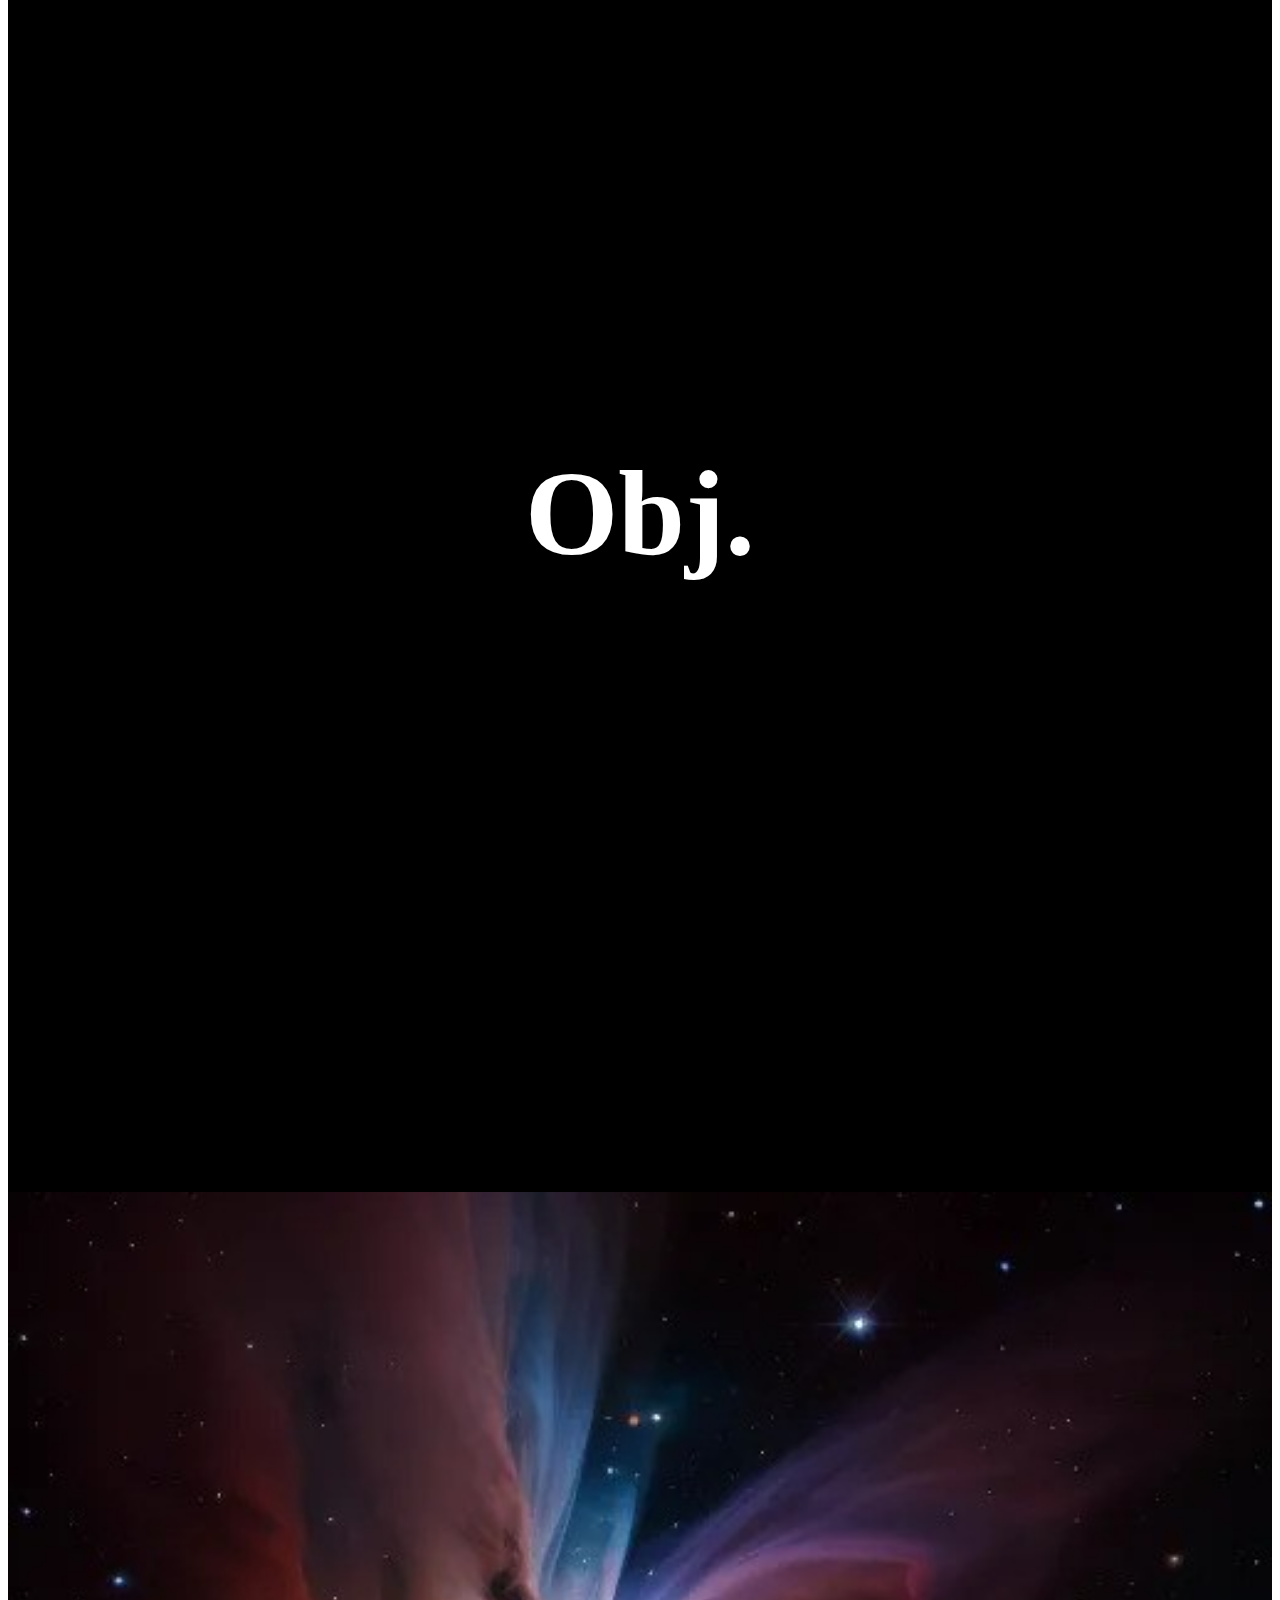
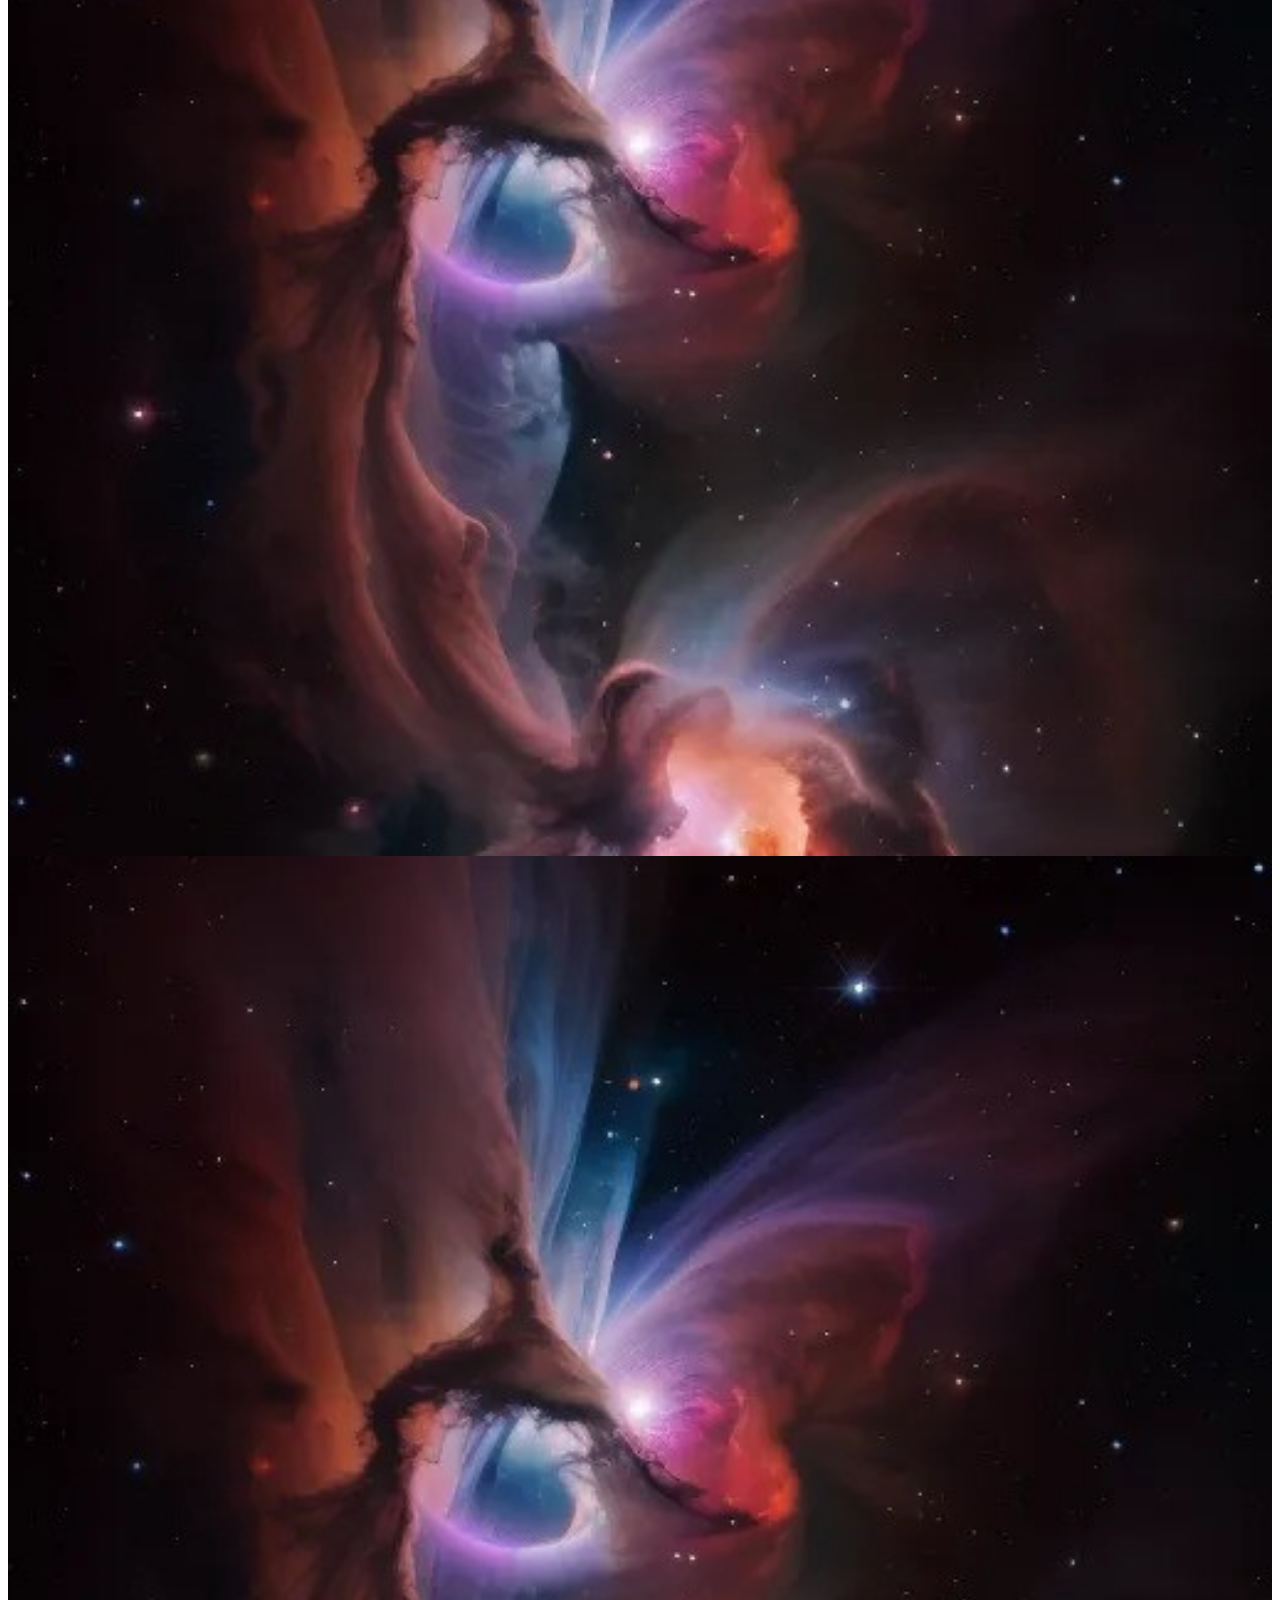
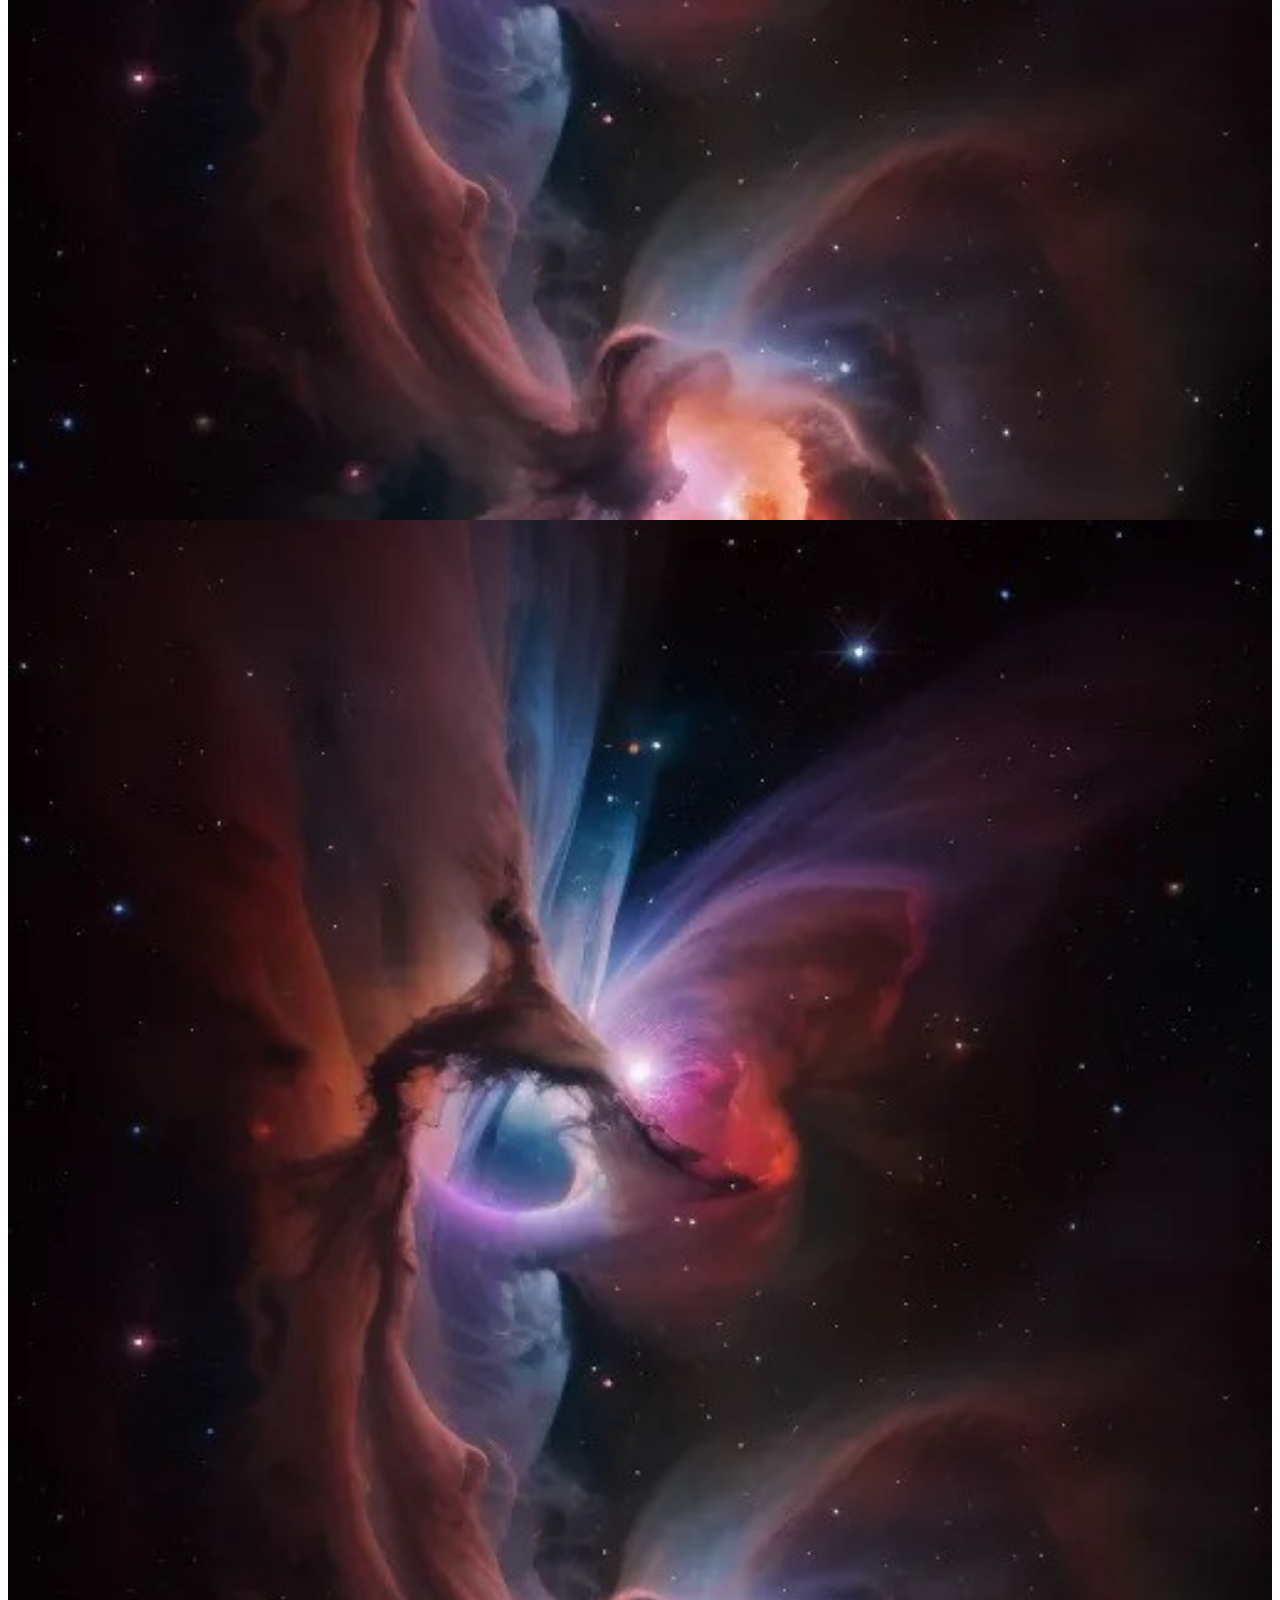
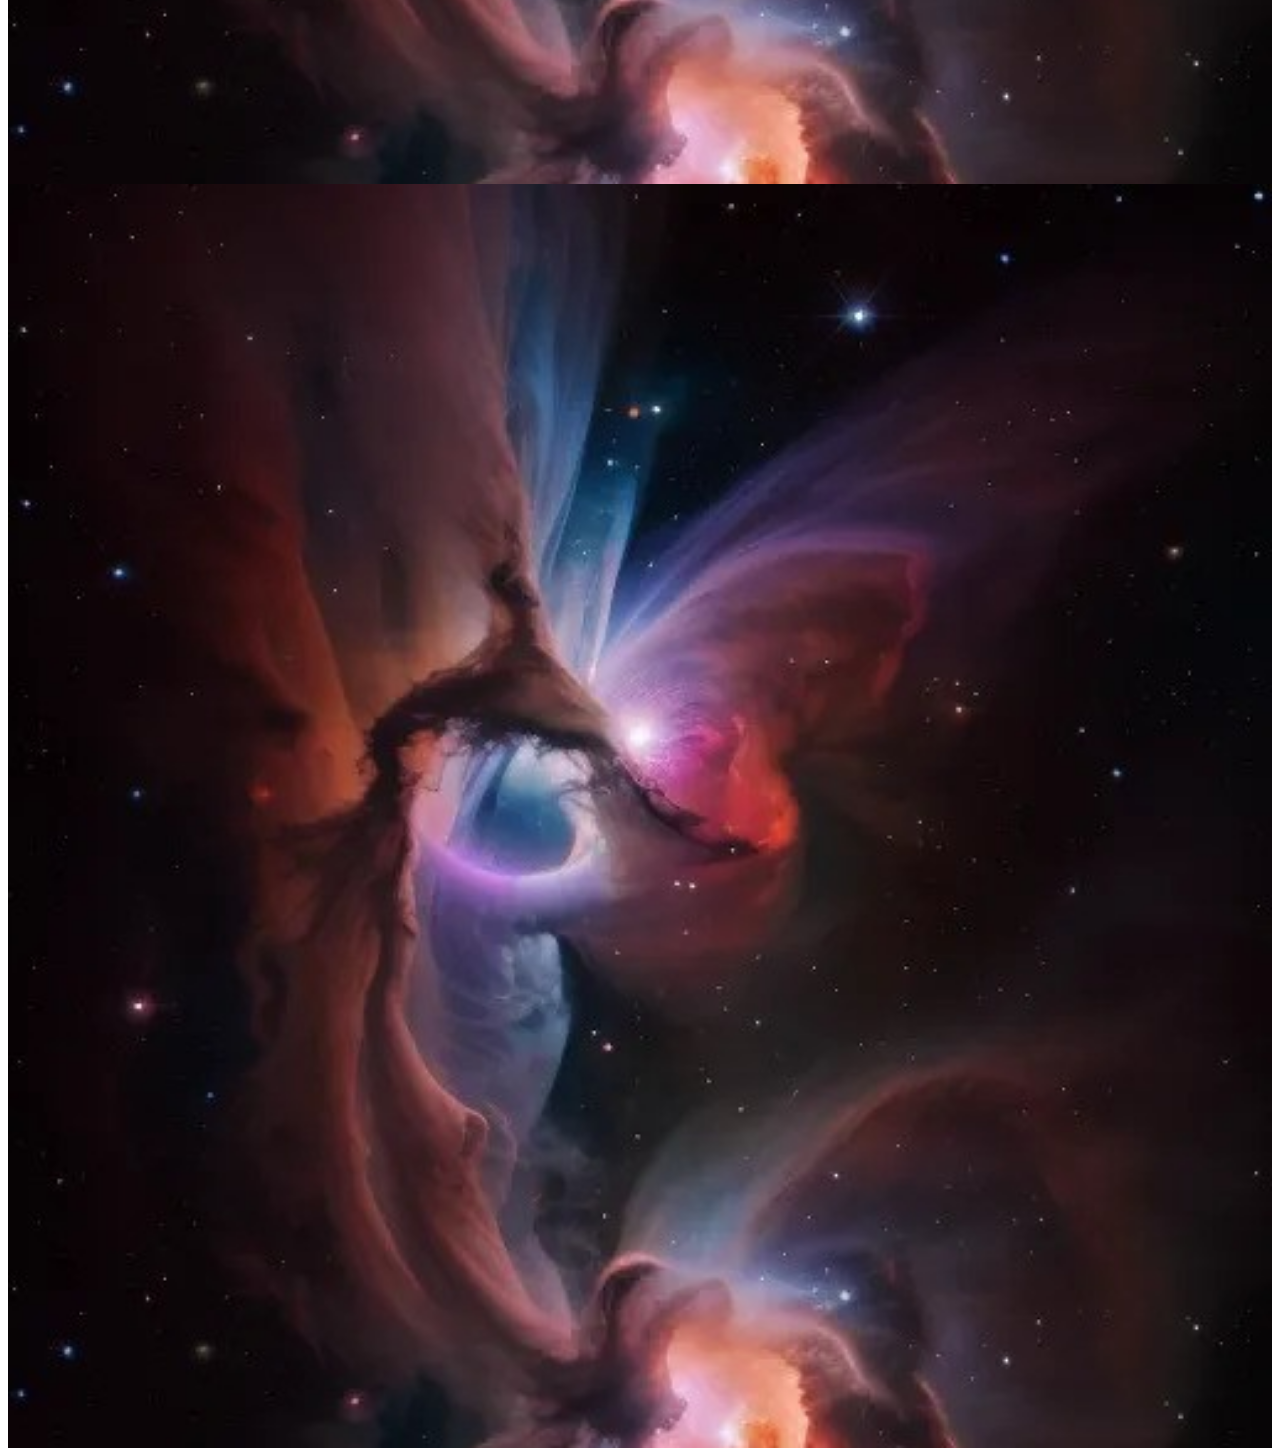
<file: projects.html>
<html>
    <head>
        <link rel="stylesheet" href="style.css">
        <script src="transition.js"></script>
        <!-- BOOTSTRAP -->
        <link href="https://cdn.jsdelivr.net/npm/bootstrap@5.3.6/dist/css/bootstrap.min.css" rel="stylesheet" integrity="sha384-4Q6Gf2aSP4eDXB8Miphtr37CMZZQ5oXLH2yaXMJ2w8e2ZtHTl7GptT4jmndRuHDT" crossorigin="anonymous">
        <script src="https://cdn.jsdelivr.net/npm/bootstrap@5.3.6/dist/js/bootstrap.bundle.min.js" integrity="sha384-j1CDi7MgGQ12Z7Qab0qlWQ/Qqz24Gc6BM0thvEMVjHnfYGF0rmFCozFSxQBxwHKO" crossorigin="anonymous"></script>
    </head>
    <body class="bg-dark">
        <div id="transition-cover"></div>
        <div id="page-container">
            <div class="row gx-0 row-cols-lg-4 row-cols-sm-2">
                <div class="col square title">
                    <h1>lol</h1>
                </div>

                <div class="col square project" id="p1">
                    <div class="sqr-content">
                        <h1>Projet 1</h1>
                        <p>This is a text to briefly describe the project 1</p>
                    </div>
                </div>

                <div class="col square project" id="p2">
                    <div class="sqr-content">
                        <h1>Projet 2</h1>
                        <p>This is a text to briefly describe the project 1</p>
                    </div>
                </div>

                <div class="col square project" id="p3">
                    <div class="sqr-content">
                        <h1>Projet 3</h1>
                        <p>This is a text to briefly describe the project 1</p>
                    </div>
                </div>

                <div class="col square project" id="p4">
                    <div class="sqr-content">
                        <h1>Projet 1</h1>
                        <p>This is a text to briefly describe the project 1</p>
                    </div>
                </div>

                <div class="col square title">
                    <h1>Obj.</h1>
                </div>

                <div class="col square project" id="p4">
                    <div class="sqr-content">
                        <h1>Projet 1</h1>
                        <p>This is a text to briefly describe the project 1</p>
                    </div>
                </div>

                <div class="col square project" id="p4">
                    <div class="sqr-content">
                        <h1>Projet 1</h1>
                        <p>This is a text to briefly describe the project 1</p>
                    </div>
                </div>

                <div class="col square project" id="p4">
                    <div class="sqr-content">
                        <h1>Projet 1</h1>
                        <p>This is a text to briefly describe the project 1</p>
                    </div>
                </div>

                <div class="col square project" id="p4">
                    <div class="sqr-content">
                        <h1>Projet 1</h1>
                        <p>This is a text to briefly describe the project 1</p>
                    </div>
                </div>

            </div>
        </div>
    </body>
</html>
</file>
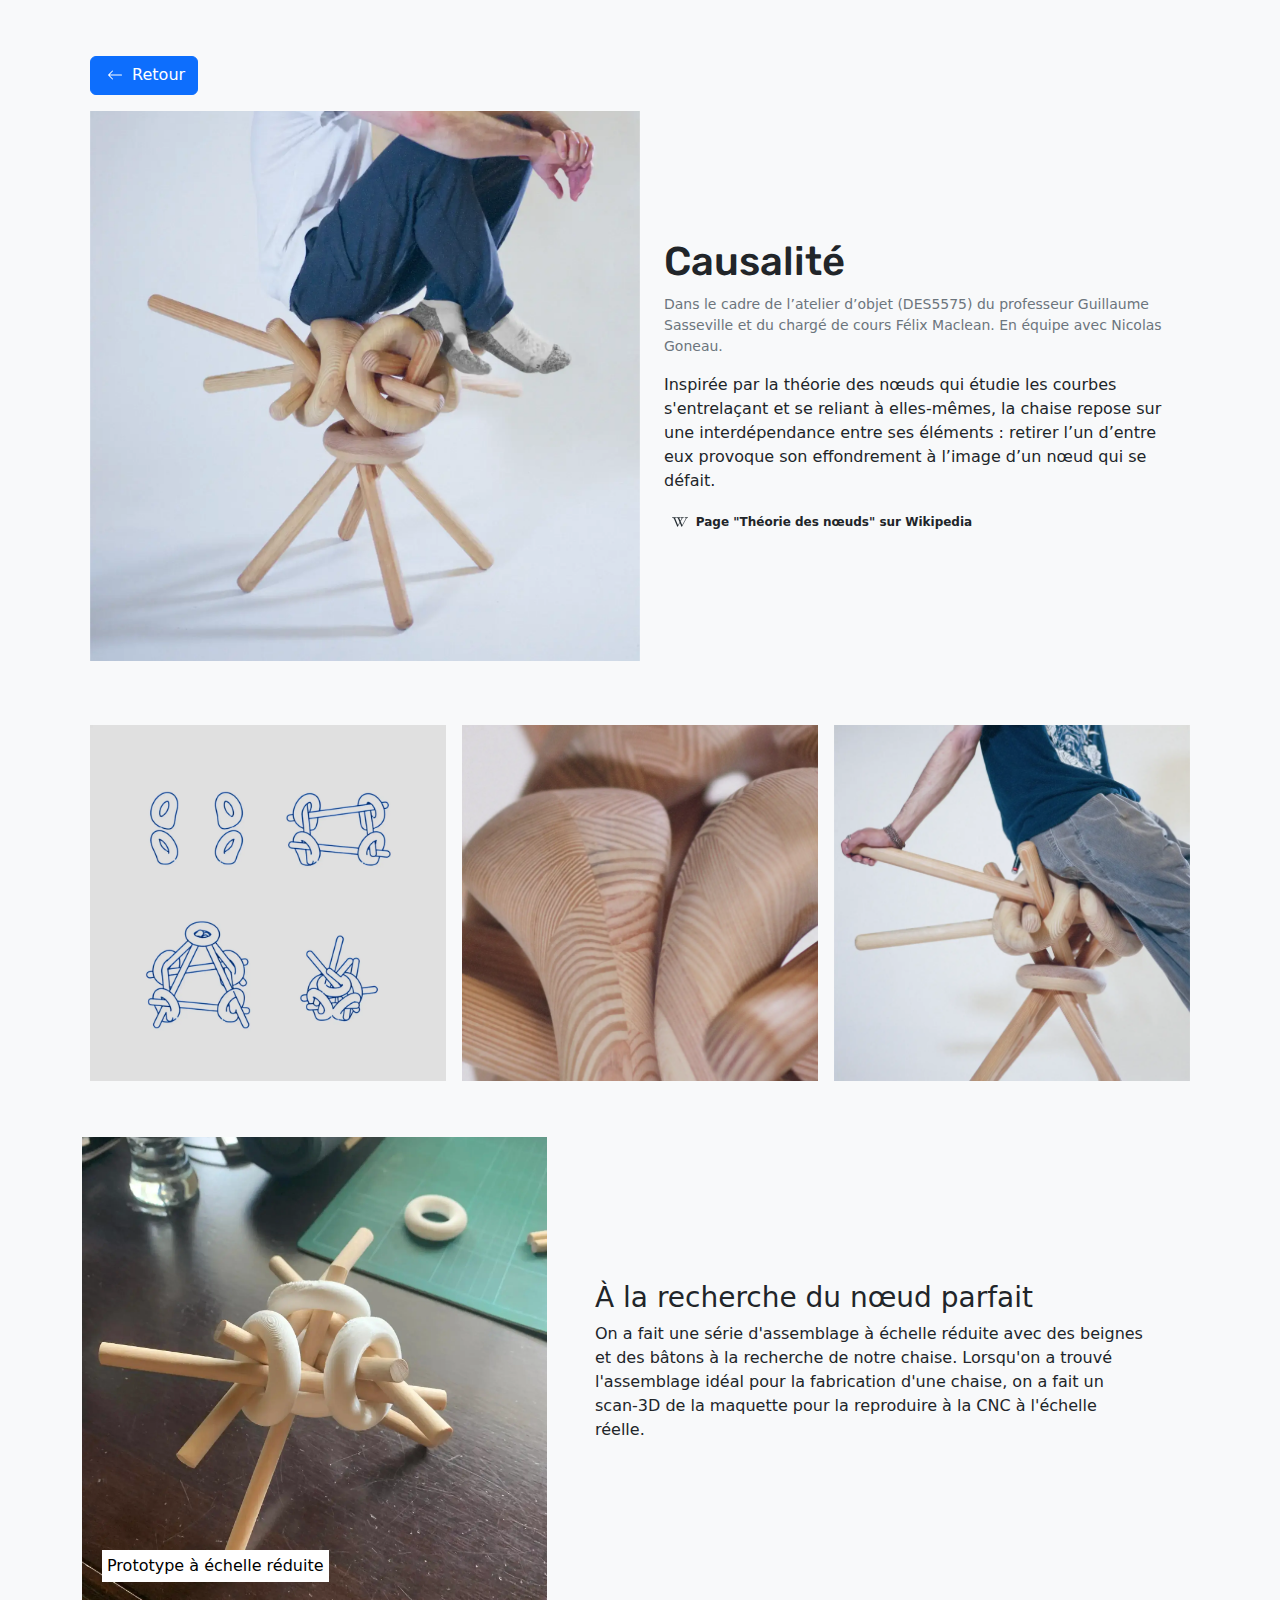
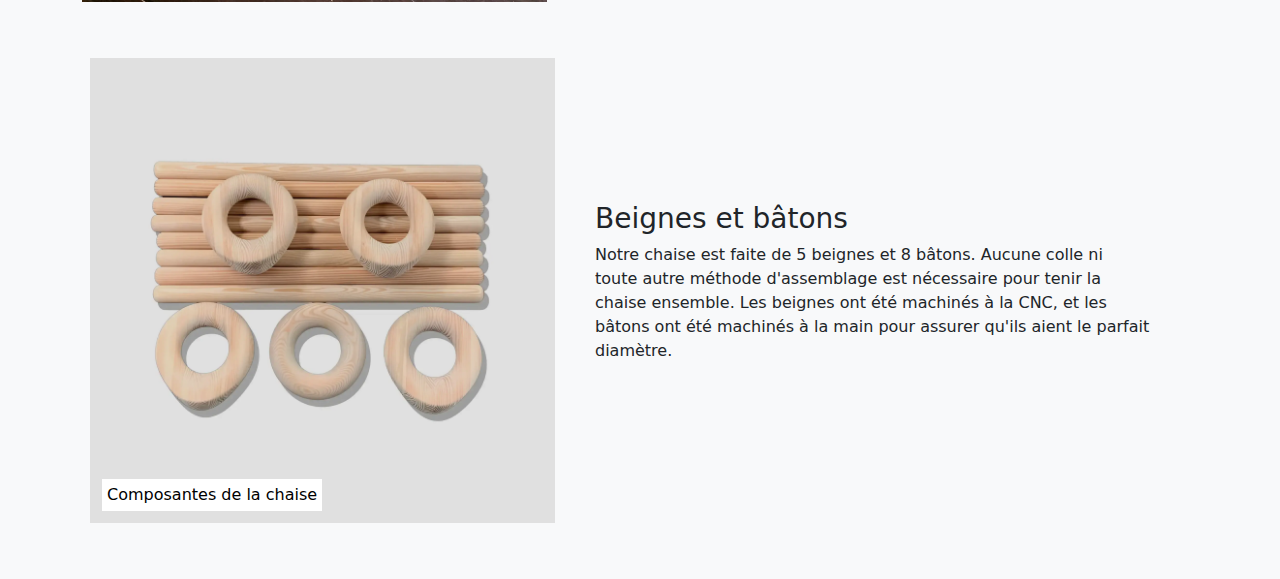
<file: projects/causality/causality.html>
<html>
    <head>
        <meta name="viewport" content="width=device-width, initial-scale=1">
        <link rel="stylesheet" href="../../stylesheets/style.css">

        <!-- BOOTSTRAP -->
        <link href="../../stylesheets/bootstrap.min.css" rel="stylesheet">
        <script src="../../javascripts/bootstrap.bundle.min.js"></script>
        
        <!-- FONT -->
        <link rel="preconnect" href="https://fonts.googleapis.com">
        <link rel="preconnect" href="https://fonts.gstatic.com" crossorigin>
        <link href="https://fonts.googleapis.com/css2?family=Rubik:ital,wght@0,300..900;1,300..900&display=swap" rel="stylesheet">
    </head>
    <body class="bg-light">
        <div id="transition-cover" class="bg-light"></div>
        <div class="container my-5">
            <button id="back-btn" type="button" class="btn btn-primary m-2" onclick="startfadeOut('../../projects.html')">
                <svg style="margin: 4px 4px 5px 4px;" xmlns="http://www.w3.org/2000/svg" width="16" height="16" fill="currentColor" class="bi bi-arrow-left" viewBox="0 0 16 16">
                    <path fill-rule="evenodd" d="M15 8a.5.5 0 0 0-.5-.5H2.707l3.147-3.146a.5.5 0 1 0-.708-.708l-4 4a.5.5 0 0 0 0 .708l4 4a.5.5 0 0 0 .708-.708L2.707 8.5H14.5A.5.5 0 0 0 15 8"></path>
                </svg>
                Retour
            </button>
            <div class="row align-items-center gx-0 p-2">
                <div class="col-lg-6 col-md-12 square">
                    <img src="1.webp" alt="" width="100%" height="100%" style="object-fit: cover;">
                </div>

                <div class="col-lg-6 col-md-12">
                    <div class="w-100 p-4">
                        <h1 class="m2">Causalité</h1>
                        <p class="text-secondary"><small>Dans le cadre de l’atelier d’objet (DES5575) du professeur Guillaume Sasseville et du chargé de cours Félix Maclean. En équipe avec Nicolas Goneau.</small></p>
                        <p>Inspirée par la théorie des nœuds qui étudie les courbes s'entrelaçant et se reliant à elles-mêmes, la chaise repose sur une interdépendance entre ses éléments : retirer l’un d’entre eux provoque son effondrement à l’image d’un nœud qui se défait.</p>
                        <a href="https://fr.wikipedia.org/wiki/Th%C3%A9orie_des_n%C5%93uds"><span class="badge rounded-pill bg-light text-dark"><img class="me-2" src="../../images/wiki.png" alt="" width="16px" height="16px">Page "Théorie des nœuds" sur Wikipedia</span></a>
                    </div>
                </div>

            </div>
            <div class="row gx-0 mt-5">
                <div class="col-sm-12 col-md-6 col-lg-4 square p-2">
                    <img class="framed" src="8.webp" alt="" width="100%" height="100%" style="object-fit: cover;">
                </div>

                <div class="col-sm-12 col-md-6 col-lg-4 square p-2">
                    <img class="framed" src="5.webp" alt="" width="100%" height="100%" style="object-fit: cover;">
                </div>

                <div class="col-sm-12 col-md-6 col-lg-4 square p-2">
                    <img class="framed" src="2.webp" alt="" width="100%" height="100%" style="object-fit: cover;">
                </div>

            </div>

            <!-- RECHERCHE DU NOEUD -->
            <div class="mt-5 row align-items-center gx-0">
                <div class="col-md-12 col-lg-5 square">
                    <img class="m-2t" src="10.webp" alt="" width="100%" height="100%" style="object-fit: cover;">
                    <div class="project-info">
                        <p class="project-small-info">Prototype à échelle réduite</p>
                    </div>
                </div>

                <div class="col-md-12 col-lg-7">
                    <div class="w-100 p-5">
                        <h3 class="m2">À la recherche du nœud parfait</h3>
                        <p>On a fait une série d'assemblage à échelle réduite avec des beignes et des bâtons à la recherche de notre chaise. Lorsqu'on a trouvé l'assemblage idéal pour la fabrication d'une chaise, on a fait un scan-3D de la maquette pour la reproduire à la CNC à l'échelle réelle.</p>
                    </div>
                </div>
            </div>

            <!-- PIECES -->
            <div class="mt-5 row align-items-center gx-0">
                <div class="col-md-12 col-lg-5 square">
                    <img class="m-2" src="9.webp" alt="" width="100%" height="100%" style="object-fit: cover;">
                    <div class="project-info">
                        <p class="project-small-info">Composantes de la chaise</p>
                    </div>
                </div>

                <div class="col-md-12 col-lg-7">
                    <div class="w-100 p-5">
                        <h3 class="m2">Beignes et bâtons</h3>
                        <p>Notre chaise est faite de 5 beignes et 8 bâtons. Aucune colle ni toute autre méthode d'assemblage est nécessaire pour tenir la chaise ensemble. Les beignes ont été machinés à la CNC, et les bâtons ont été machinés à la main pour assurer qu'ils aient le parfait diamètre.</p>
                    </div>
                </div>
            </div>

        </div>   
        <script src="../../javascripts/transition.js"></script>    
    </body>
</html>
</file>
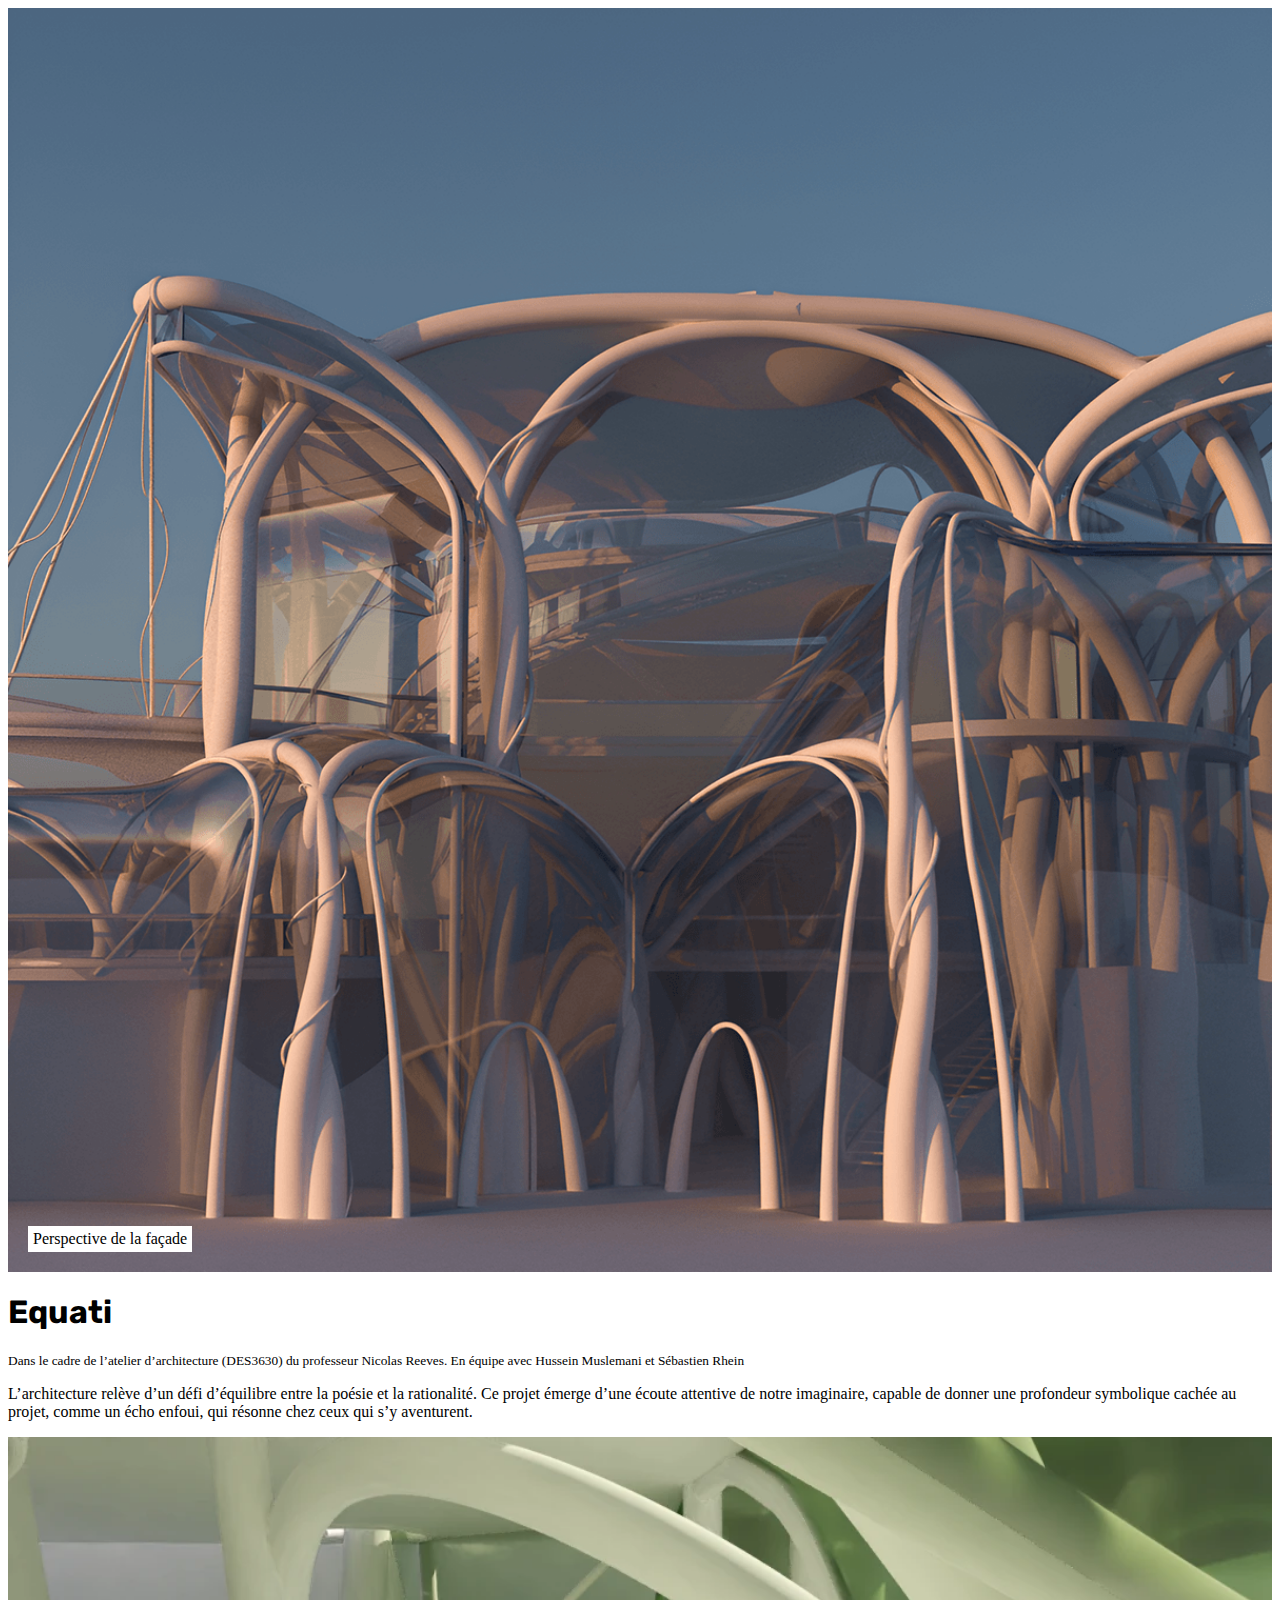
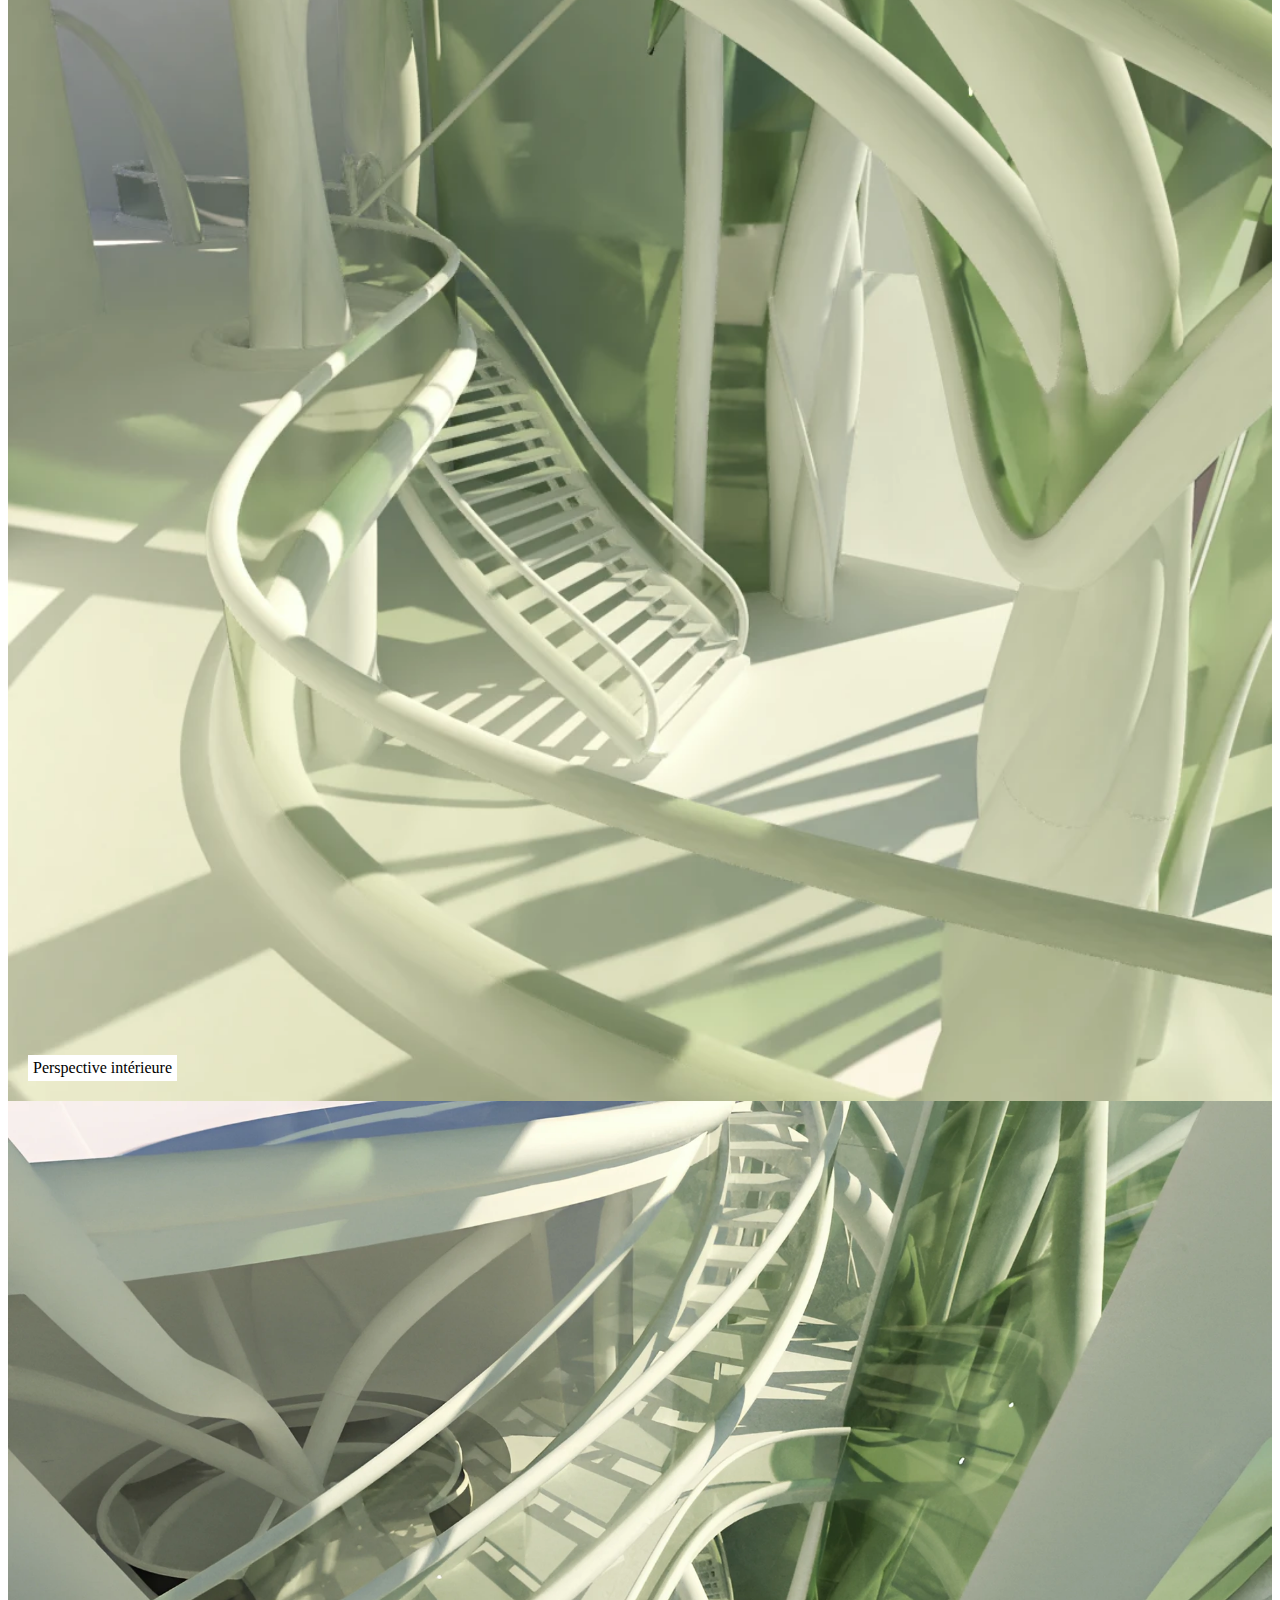
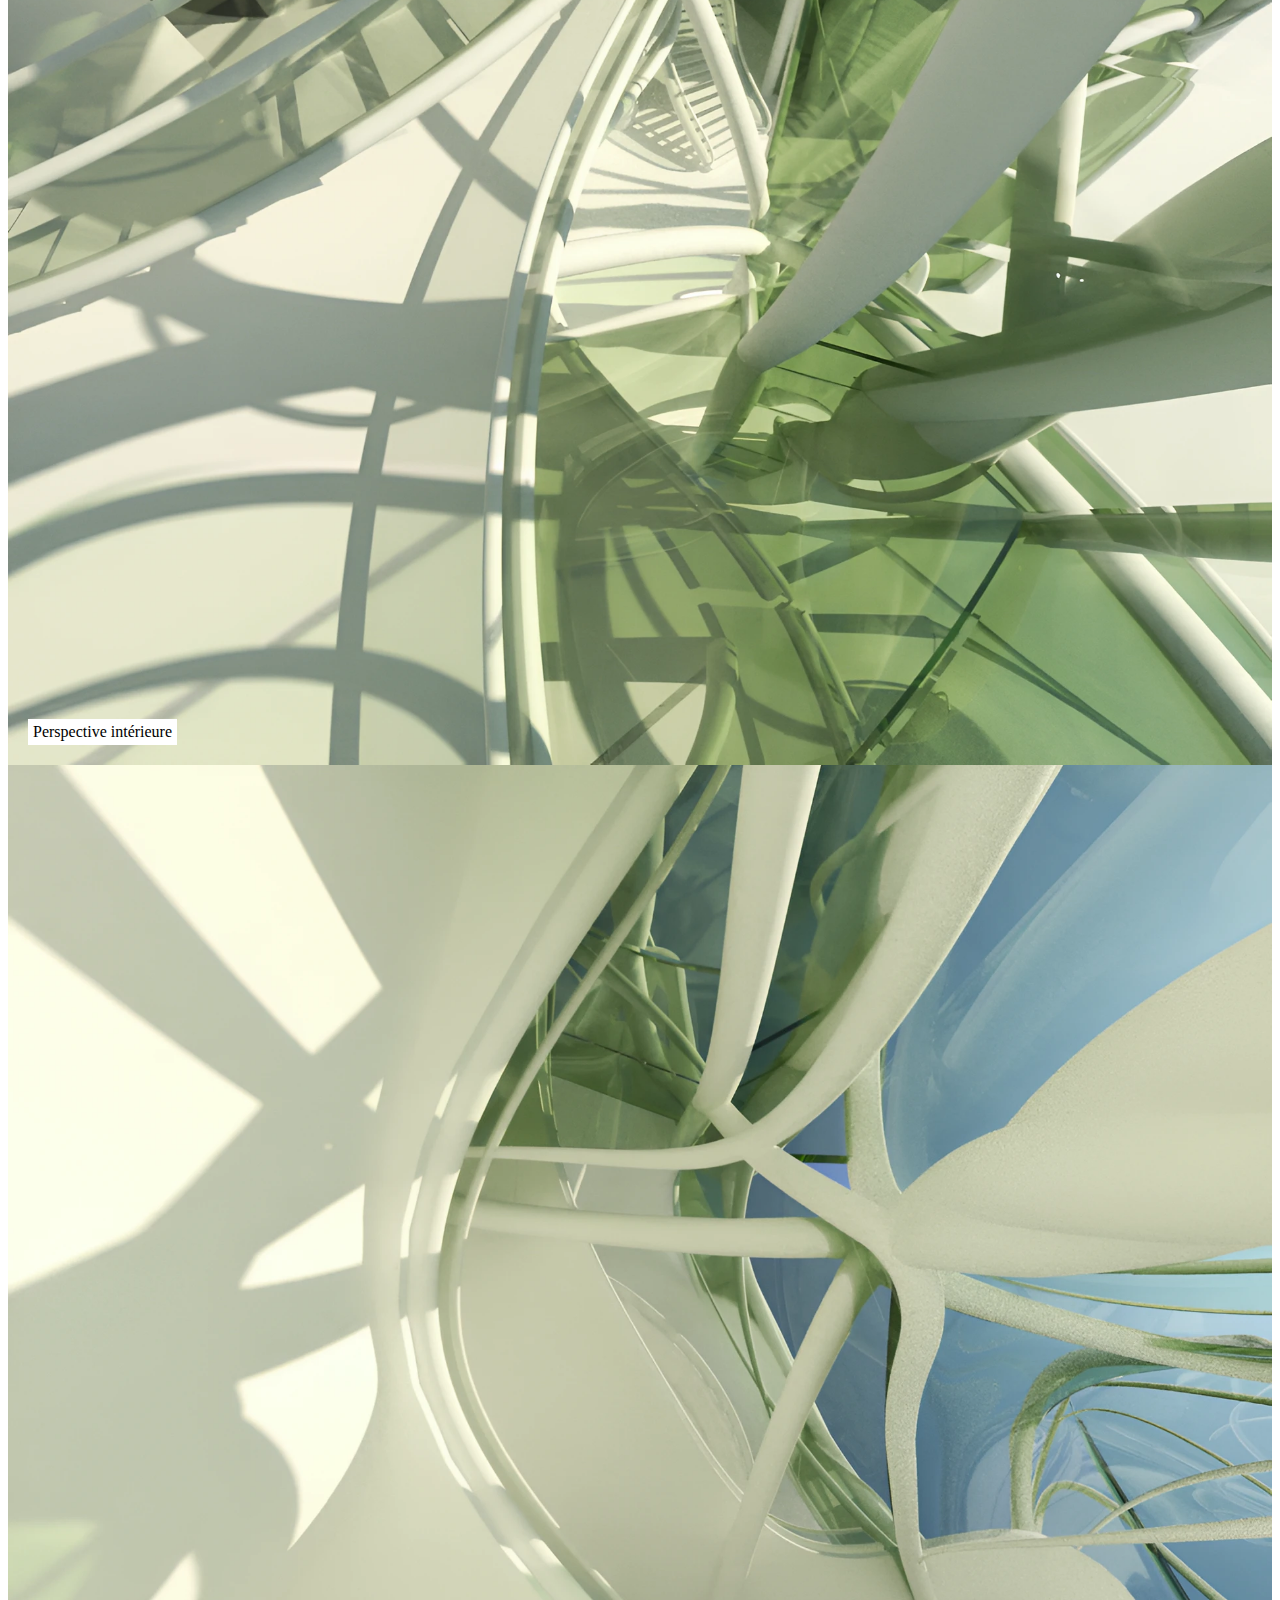
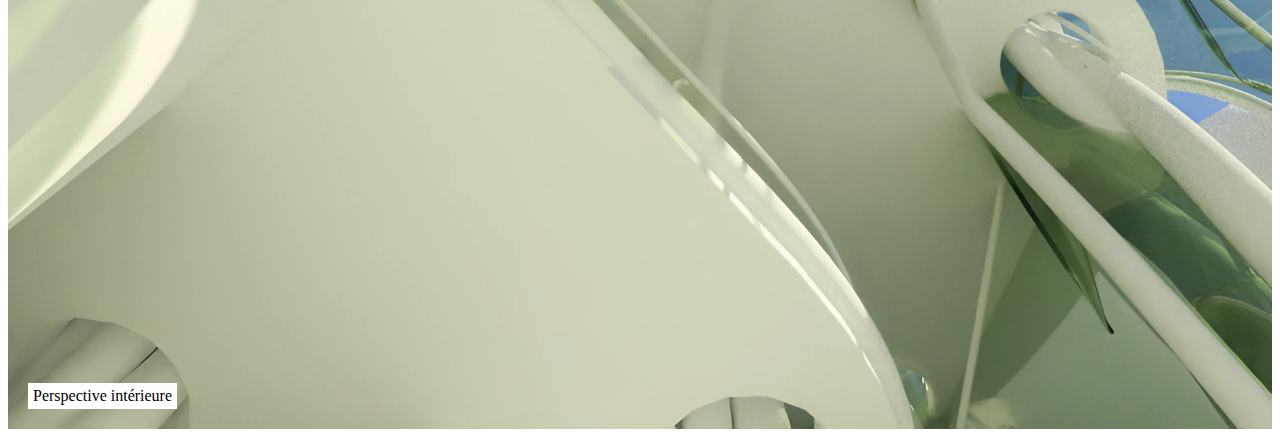
<file: projects/equati/equati.html>
<html>
    <head>
        <meta name="viewport" content="width=device-width, initial-scale=1">
        <link rel="stylesheet" href="../../stylesheets/style.css">
        <!-- BOOTSTRAP -->
        <link href="https://cdn.jsdelivr.net/npm/bootstrap@5.3.6/dist/css/bootstrap.min.css" rel="stylesheet" integrity="sha384-4Q6Gf2aSP4eDXB8Miphtr37CMZZQ5oXLH2yaXMJ2w8e2ZtHTl7GptT4jmndRuHDT" crossorigin="anonymous">
        <script src="https://cdn.jsdelivr.net/npm/bootstrap@5.3.6/dist/js/bootstrap.bundle.min.js" integrity="sha384-j1CDi7MgGQ12Z7Qab0qlWQ/Qqz24Gc6BM0thvEMVjHnfYGF0rmFCozFSxQBxwHKO" crossorigin="anonymous"></script>
        
        <!-- FONT -->
        <link rel="preconnect" href="https://fonts.googleapis.com">
        <link rel="preconnect" href="https://fonts.gstatic.com" crossorigin>
        <link href="https://fonts.googleapis.com/css2?family=Rubik:ital,wght@0,300..900;1,300..900&display=swap" rel="stylesheet">
    </head>
    <body class="bg-white">
        <div id="transition-cover"></div>
        <div class="container my-5">
            <div class="row align-items-center gx-0" id="col-container">
                <div class="col-md-6 col-sm-12 square index-square project">
                    <div class="project-img-container">
                        <img src="equati-1.png" alt="" width="100%" height="100%" style="object-fit: cover;">
                    </div>
                    <div class="project-info">
                        <p class="project-small-info">Perspective de la façade</p>
                    </div>
                </div>

                <div class="col-md-6 col-sm-12">
                    <div class="w-100 p-4">
                        <h1 class="m2">Equati</h1>
                        <p class="text-secondary"><small>Dans le cadre de l’atelier d’architecture (DES3630) du professeur Nicolas Reeves. En équipe avec Hussein Muslemani et Sébastien Rhein</small></p>
                        <p>L’architecture relève d’un défi d’équilibre entre la poésie et la rationalité. Ce projet émerge d’une écoute attentive de notre imaginaire, capable de donner une profondeur symbolique cachée au projet, comme un écho enfoui, qui résonne chez ceux qui s’y aventurent.</p>
                    </div>
                </div>

            </div>
            <div class="row gx-0" id="col-container">
                <div class="col-md-4 col-sm-6 square">
                    <div class="project-img-container">
                        <img src="equati-4.webp" alt="" width="100%" height="100%" style="object-fit: cover;">
                    </div>
                    <div class="project-info">
                        <p class="project-small-info">Perspective intérieure</p>
                    </div>
                </div>

                <div class="col-md-4 col-sm-6 square">
                    <div class="project-img-container">
                        <img src="equati-2.webp" alt="" width="100%" height="100%" style="object-fit: cover;">
                    </div>
                    <div class="project-info">
                        <p class="project-small-info">Perspective intérieure</p>
                    </div>
                </div>

                <div class="col-md-4 col-sm-6 square">
                    <div class="project-img-container">
                        <img src="equati-3.webp" alt="" width="100%" height="100%" style="object-fit: cover;">
                    </div>
                    <div class="project-info">
                        <p class="project-small-info">Perspective intérieure</p>
                    </div>
                </div>

            </div>
        </div>   
        <script src="../../javascripts/transition.js"></script>    
    </body>
</html>
</file>
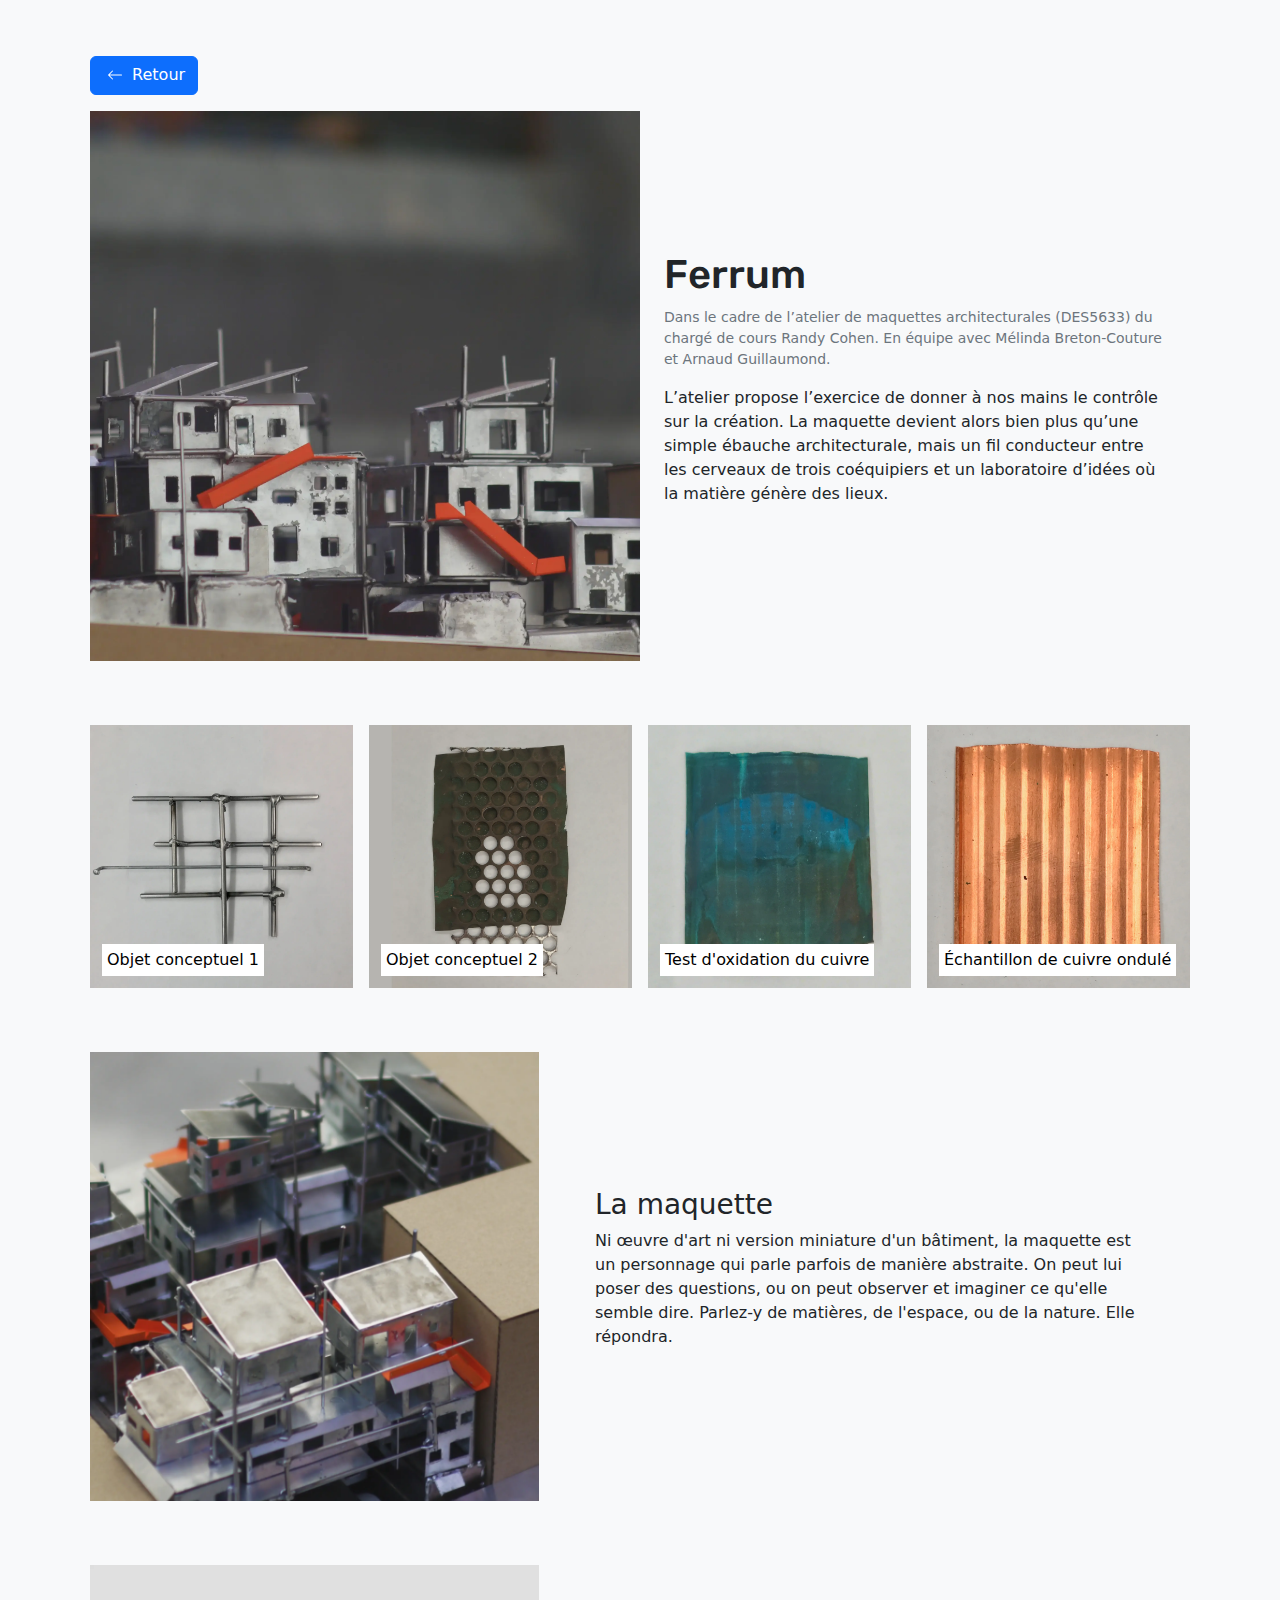
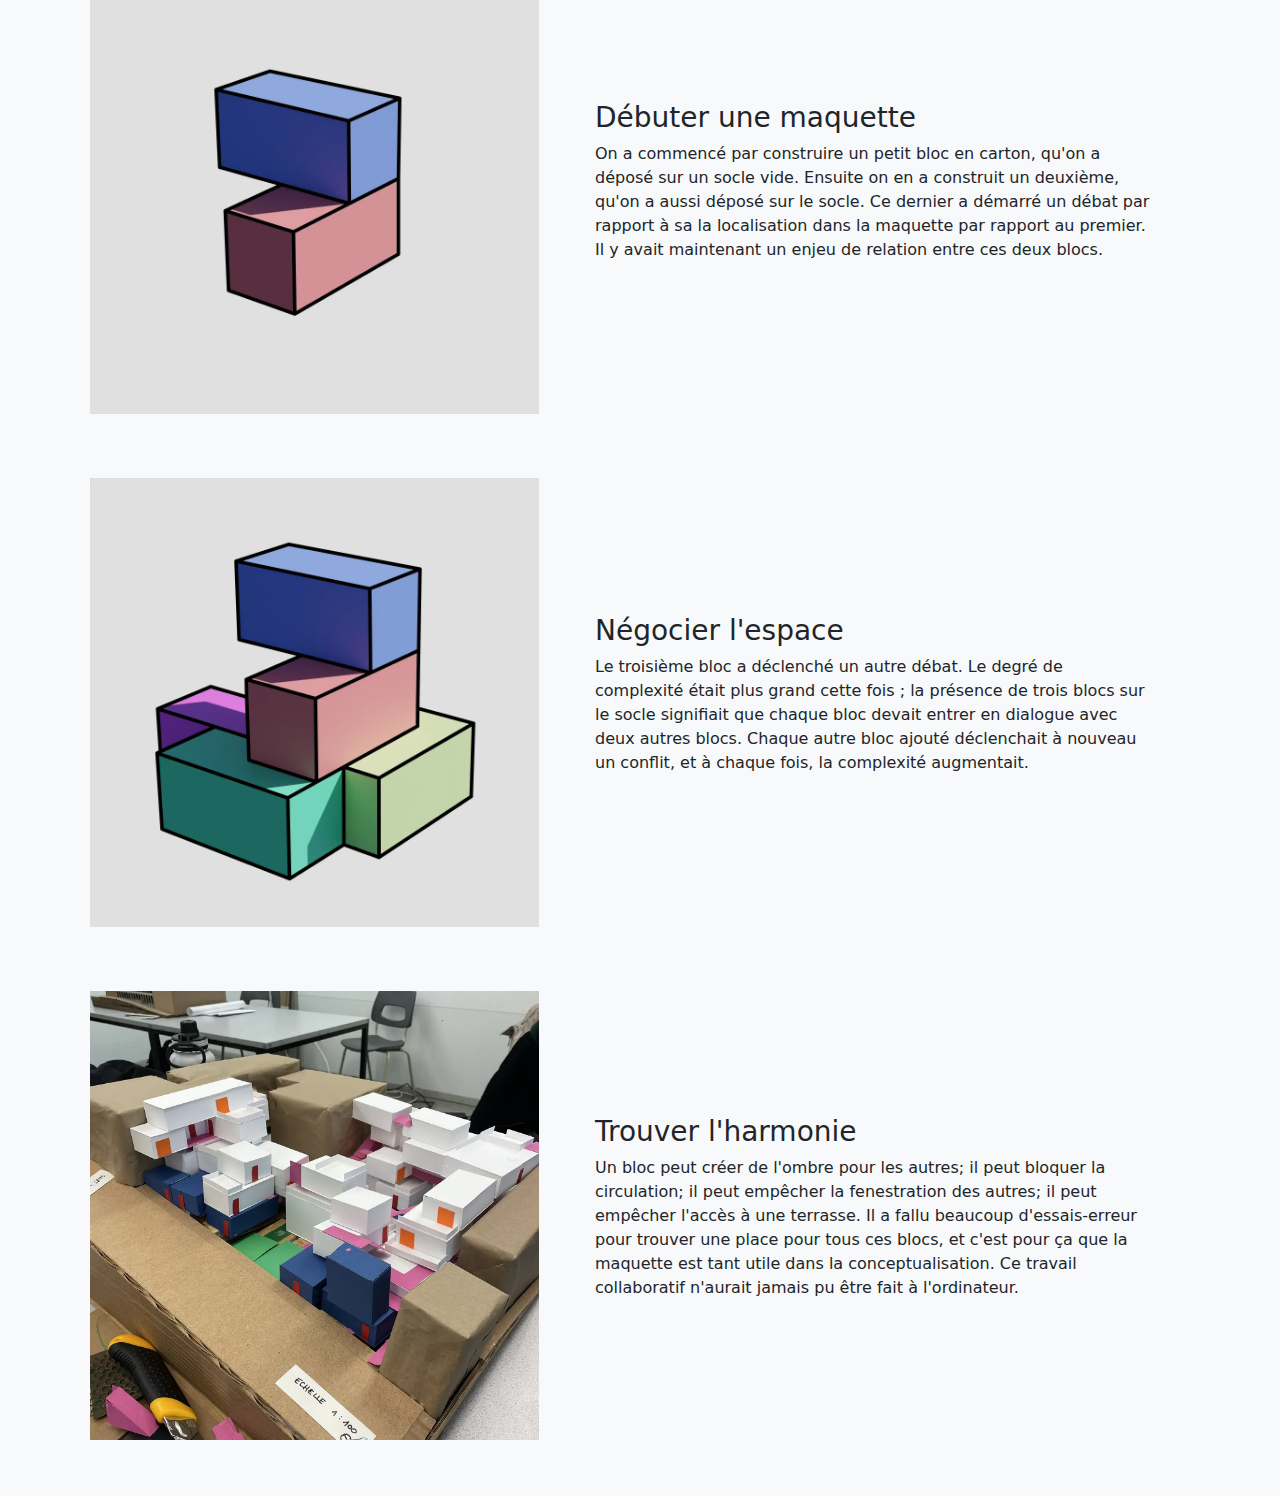
<file: projects/ferrum/ferrum.html>
<html>
    <head>
        <meta name="viewport" content="width=device-width, initial-scale=1">
        <link rel="stylesheet" href="../../stylesheets/style.css">
        
        <!-- BOOTSTRAP -->
        <link href="../../stylesheets/bootstrap.min.css" rel="stylesheet">
        <script src="../../javascripts/bootstrap.bundle.min.js"></script>
        
        <!-- FONT -->
        <link rel="preconnect" href="https://fonts.googleapis.com">
        <link rel="preconnect" href="https://fonts.gstatic.com" crossorigin>
        <link href="https://fonts.googleapis.com/css2?family=Rubik:ital,wght@0,300..900;1,300..900&display=swap" rel="stylesheet">
    </head>
    <body class="bg-light">
        <div id="transition-cover" class="bg-light"></div>
        <div class="container my-5">
            <button id="back-btn" type="button" class="btn btn-primary m-2" onclick="startfadeOut('../../index.html')">
                <svg style="margin: 4px 4px 5px 4px;" xmlns="http://www.w3.org/2000/svg" width="16" height="16" fill="currentColor" class="bi bi-arrow-left" viewBox="0 0 16 16">
                    <path fill-rule="evenodd" d="M15 8a.5.5 0 0 0-.5-.5H2.707l3.147-3.146a.5.5 0 1 0-.708-.708l-4 4a.5.5 0 0 0 0 .708l4 4a.5.5 0 0 0 .708-.708L2.707 8.5H14.5A.5.5 0 0 0 15 8"></path>
                </svg>
                Retour
            </button>
            <div class="row align-items-center gx-0 p-2">
                <div class="col-lg-6 col-md-12 square">
                    <img src="1.webp" alt="" width="100%" height="100%" style="object-fit: cover;">
                </div>

                <div class="col-lg-6 col-md-12">
                    <div class="w-100 p-4">
                        <h1 class="m2">Ferrum</h1>
                        <p class="text-secondary"><small>Dans le cadre de l’atelier de maquettes architecturales (DES5633) du chargé de cours Randy Cohen. En équipe avec Mélinda Breton-Couture et Arnaud Guillaumond.</small></p>
                        <p>L’atelier propose l’exercice de donner à nos mains le contrôle sur la création. La maquette devient alors bien plus qu’une simple ébauche architecturale, mais un fil conducteur entre les cerveaux de trois coéquipiers et un laboratoire d’idées où la matière génère des lieux.</p>
                    </div>
                </div>

            </div>
            <div class="row gx-0 mt-5">

                <div class="col-md-6 col-lg-3 col-sm-12 square">
                    <img class="p-2" src="3.webp" alt="" width="100%" height="100%" style="object-fit: cover;">
                    <div class="project-info">
                        <p class="project-small-info">Objet conceptuel 1</p>
                    </div>
                </div>

                <div class="col-md-6 col-lg-3 col-sm-12 square">
                    <img class="p-2" src="6.webp" alt="" width="100%" height="100%" style="object-fit: cover;">
                    <div class="project-info">
                        <p class="project-small-info">Objet conceptuel 2</p>
                    </div>
                </div>

                <div class="col-md-6 col-lg-3 col-sm-12 square">
                    <img class="p-2" src="4.webp" alt="" width="100%" height="100%" style="object-fit: cover;">
                    <div class="project-info">
                        <p class="project-small-info">Test d'oxidation du cuivre</p>
                    </div>
                </div>

                <div class="col-md-6 col-lg-3 col-sm-12 square">
                    <img class="p-2" src="5.webp" alt="" width="100%" height="100%" style="object-fit: cover;">
                    <div class="project-info">
                        <p class="project-small-info">Échantillon de cuivre ondulé</p>
                    </div>
                </div>

            </div>

            <!-- LA MAQUETTE -->
            <div class="mt-5 row align-items-center gx-0">
                <div class="col-md-12 col-lg-5 square">
                    <img class="p-2" src="2.webp" alt="" width="100%" height="100%" style="object-fit: cover;">
                </div>

                <div class="col-md-12 col-lg-7">
                    <div class="w-100 p-5">
                        <h3 class="m2">La maquette</h3>
                        <p>Ni œuvre d'art ni version miniature d'un bâtiment, la maquette est un personnage qui parle parfois de manière abstraite. On peut lui poser des questions, ou on peut observer et imaginer ce qu'elle semble dire. Parlez-y de matières, de l'espace, ou de la nature. Elle répondra.</p>
                    </div>
                </div>
            </div>

            <!-- DÉBUTER UNE MAQUETTE -->
            <div class="mt-5 row align-items-center gx-0">
                <div class="col-md-12 col-lg-5 square">
                    <img class="p-2" src="8.webp" alt="" width="100%" height="100%" style="object-fit: cover;">
                </div>

                <div class="col-md-12 col-lg-7">
                    <div class="w-100 p-5">
                        <h3 class="m2">Débuter une maquette</h3>
                        <p>On a commencé par construire un petit bloc en carton, qu'on a déposé sur un socle vide. Ensuite on en a construit un deuxième, qu'on a aussi déposé sur le socle. Ce dernier a démarré un débat par rapport à sa la localisation dans la maquette par rapport au premier. Il y avait maintenant un enjeu de relation entre ces deux blocs.</p>
                    </div>
                </div>
            </div>

            <!-- NÉGOCIATION -->
            <div class="mt-5 row align-items-center gx-0">
                <div class="col-md-12 col-lg-5 square">
                    <img class="p-2" src="9.webp" alt="" width="100%" height="100%" style="object-fit: cover;">
                </div>

                <div class="col-md-12 col-lg-7">
                    <div class="w-100 p-5">
                        <h3 class="m2">Négocier l'espace</h3>
                        <p>Le troisième bloc a déclenché un autre débat. Le degré de complexité était plus grand cette fois ; la présence de trois blocs sur le socle signifiait que chaque bloc devait entrer en dialogue avec deux autres blocs. Chaque autre bloc ajouté déclenchait à nouveau un conflit, et à chaque fois, la complexité augmentait.</p>
                    </div>
                </div>
            </div>

            <!-- HARMONIE -->
            <div class="mt-5 row align-items-center gx-0">
                <div class="col-md-12 col-lg-5 square">
                    <img class="p-2" src="7.webp" alt="" width="100%" height="100%" style="object-fit: cover;">
                </div>

                <div class="col-md-12 col-lg-7">
                    <div class="w-100 p-5">
                        <h3 class="m2">Trouver l'harmonie</h3>
                        <p>Un bloc peut créer de l'ombre pour les autres; il peut bloquer la circulation; il peut empêcher la fenestration des autres; il peut empêcher l'accès à une terrasse. Il a fallu beaucoup d'essais-erreur pour trouver une place pour tous ces blocs, et c'est pour ça que la maquette est tant utile dans la conceptualisation. Ce travail collaboratif n'aurait jamais pu être fait à l'ordinateur.</p>
                    </div>
                </div>
            </div>

        </div>   
        <script src="../../javascripts/transition.js"></script>    
    </body>
</html>
</file>
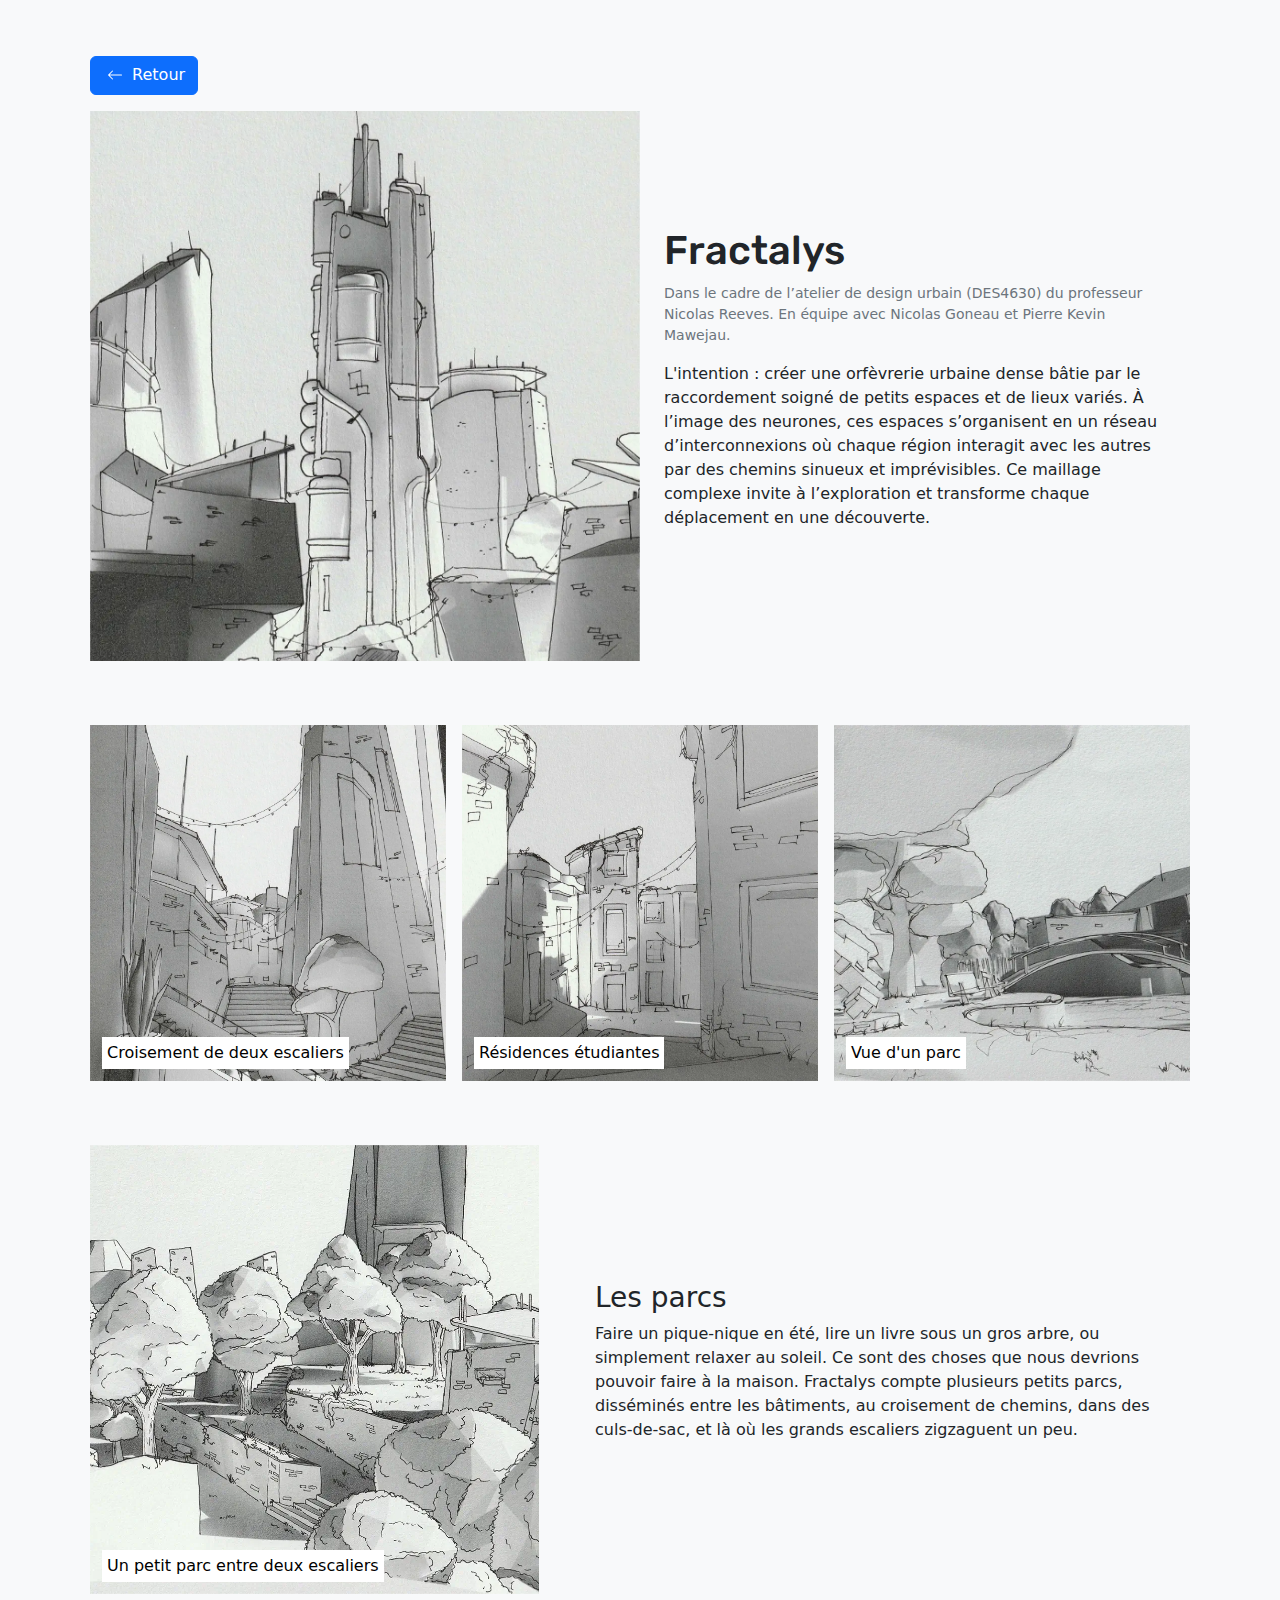
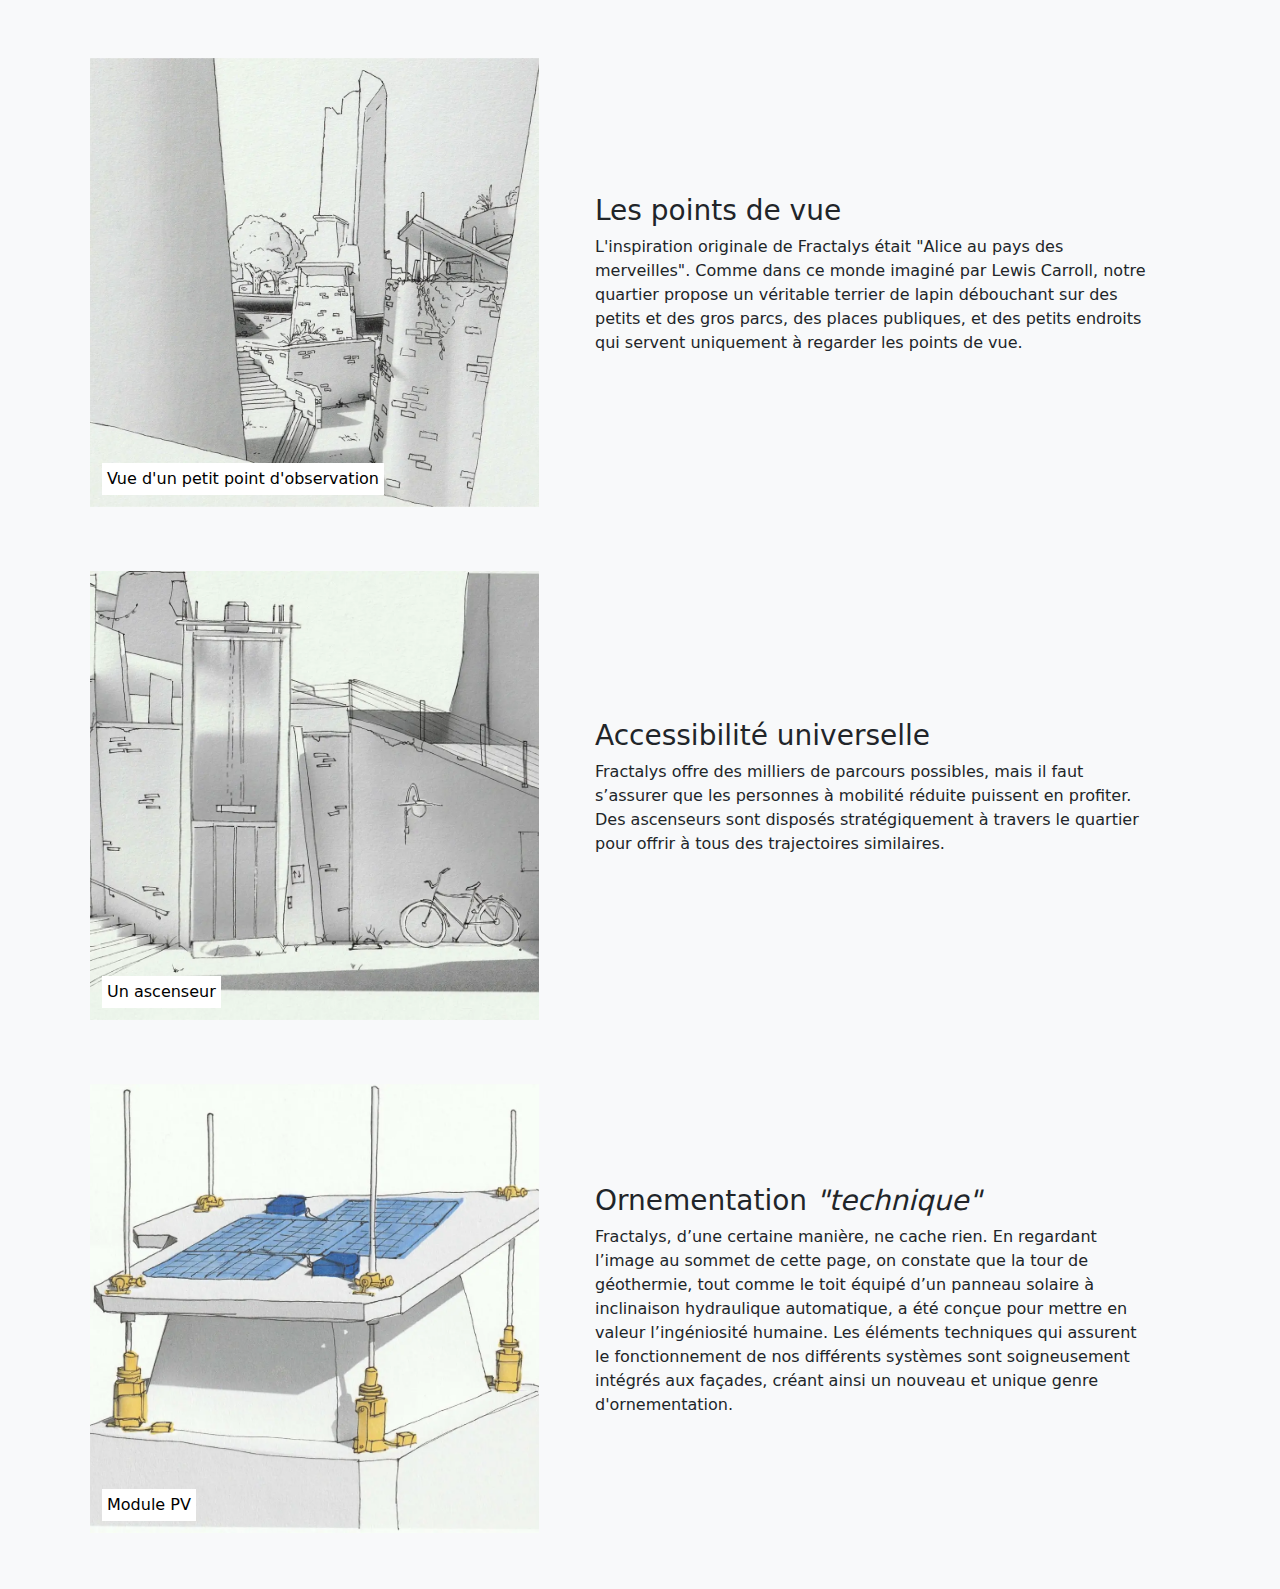
<file: projects/fractalys/fractalys.html>
<html>
    <head>
        <meta name="viewport" content="width=device-width, initial-scale=1">
        <link rel="stylesheet" href="../../stylesheets/style.css">
        
        <!-- BOOTSTRAP -->
        <link href="../../stylesheets/bootstrap.min.css" rel="stylesheet">
        <script src="../../javascripts/bootstrap.bundle.min.js"></script>
        
        <!-- FONT -->
        <link rel="preconnect" href="https://fonts.googleapis.com">
        <link rel="preconnect" href="https://fonts.gstatic.com" crossorigin>
        <link href="https://fonts.googleapis.com/css2?family=Rubik:ital,wght@0,300..900;1,300..900&display=swap" rel="stylesheet">
    </head>
    <body class="bg-light">
        <div id="transition-cover" class="bg-light"></div>
        <div class="container my-5">
            <button id="back-btn" type="button" class="btn btn-primary m-2" onclick="startfadeOut('../../index.html')">
                <svg style="margin: 4px 4px 5px 4px;" xmlns="http://www.w3.org/2000/svg" width="16" height="16" fill="currentColor" class="bi bi-arrow-left" viewBox="0 0 16 16">
                    <path fill-rule="evenodd" d="M15 8a.5.5 0 0 0-.5-.5H2.707l3.147-3.146a.5.5 0 1 0-.708-.708l-4 4a.5.5 0 0 0 0 .708l4 4a.5.5 0 0 0 .708-.708L2.707 8.5H14.5A.5.5 0 0 0 15 8"></path>
                </svg>
                Retour
            </button>
            <div class="row align-items-center gx-0 p-2">
                <div class="col-lg-6 col-md-12 square">
                    <img src="1.webp" alt="" width="100%" height="100%" style="object-fit: cover;">
                </div>

                <div class="col-lg-6 col-md-12">
                    <div class="w-100 p-4">
                        <h1 class="m2">Fractalys</h1>
                        <p class="text-secondary"><small>Dans le cadre de l’atelier de design urbain (DES4630) du professeur Nicolas Reeves. En équipe avec Nicolas Goneau et Pierre Kevin Mawejau.</small></p>
                        <p>L'intention : créer une orfèvrerie urbaine dense bâtie par le raccordement soigné de petits espaces et de lieux variés. À l’image des neurones, ces espaces s’organisent en un réseau d’interconnexions où chaque région interagit avec les autres par des chemins sinueux et imprévisibles. Ce maillage complexe invite à l’exploration et transforme chaque déplacement en une découverte.</p>
                    </div>
                </div>

            </div>
            <div class="row gx-0 mt-5">

                <div class="col-sm-12 col-md-6 col-lg-4 square">
                    <img class="p-2" src="2.webp" alt="" width="100%" height="100%" style="object-fit: cover;">
                    <div class="project-info">
                        <p class="project-small-info">Croisement de deux escaliers</p>
                    </div>
                </div>

                <div class="col-sm-12 col-md-6 col-lg-4 square">
                    <img class="p-2" src="3.webp" alt="" width="100%" height="100%" style="object-fit: cover;">
                    <div class="project-info">
                        <p class="project-small-info">Résidences étudiantes</p>
                    </div>
                </div>

                <div class="col-sm-12 col-md-6 col-lg-4 square">
                    <img class="p-2" src="6.webp" alt="" width="100%" height="100%" style="object-fit: cover;">
                    <div class="project-info">
                        <p class="project-small-info">Vue d'un parc</p>
                    </div>
                </div>

            </div>

            <!-- PARCS -->
            <div class="mt-5 row align-items-center gx-0">
                <div class="col-md-12 col-lg-5 square">
                    <img class="p-2" src="8.webp" alt="" width="100%" height="100%" style="object-fit: cover;">
                    <div class="project-info">
                        <p class="project-small-info">Un petit parc entre deux escaliers</p>
                    </div>
                </div>

                <div class="col-md-12 col-lg-7">
                    <div class="w-100 p-5">
                        <h3 class="m2">Les parcs</h3>
                        <p>Faire un pique-nique en été, lire un livre sous un gros arbre, ou simplement relaxer au soleil. Ce sont des choses que nous devrions pouvoir faire à la maison. Fractalys compte plusieurs petits parcs, disséminés entre les bâtiments, au croisement de chemins, dans des culs-de-sac, et là où les grands escaliers zigzaguent un peu.</p>
                    </div>
                </div>
            </div>

            <!-- POINTS DE VUE -->
            <div class="mt-5 row align-items-center gx-0">
                <div class="col-md-12 col-lg-5 square">
                    <img class="p-2" src="4.webp" alt="" width="100%" height="100%" style="object-fit: cover;">
                    <div class="project-info">
                        <p class="project-small-info">Vue d'un petit point d'observation</p>
                    </div>
                </div>

                <div class="col-md-12 col-lg-7">
                    <div class="w-100 p-5">
                        <h3 class="m2">Les points de vue</h3>
                        <p>L'inspiration originale de Fractalys était "Alice au pays des merveilles". Comme dans ce monde imaginé par Lewis Carroll, notre quartier propose un véritable terrier de lapin débouchant sur des petits et des gros parcs, des places publiques, et des petits endroits qui servent uniquement à regarder les points de vue.</p>
                    </div>
                </div>
            </div>

            <!-- ACCESSIBILITÉ -->
            <div class="mt-5 row align-items-center gx-0">
                <div class="col-md-12 col-lg-5 square">
                    <img class="p-2" src="7.webp" alt="" width="100%" height="100%" style="object-fit: cover;">
                    <div class="project-info">
                        <p class="project-small-info">Un ascenseur</p>
                    </div>
                </div>

                <div class="col-md-12 col-lg-7">
                    <div class="w-100 p-5">
                        <h3 class="m2">Accessibilité universelle</h3>
                        <p>Fractalys offre des milliers de parcours possibles, mais il faut s’assurer que les personnes à mobilité réduite puissent en profiter. Des ascenseurs sont disposés stratégiquement à travers le quartier pour offrir à tous des trajectoires similaires.</p>
                    </div>
                </div>
            </div>

            <!-- ORNEMENTATION TECHNIQUE -->
            <div class="mt-5 row align-items-center gx-0">
                <div class="col-md-12 col-lg-5 square">
                    <img class="p-2" src="12.webp" alt="" width="100%" height="100%" style="object-fit: cover;">
                    <div class="project-info">
                        <p class="project-small-info">Module PV</p>
                    </div>
                </div>

                <div class="col-md-12 col-lg-7">
                    <div class="w-100 p-5">
                        <h3 class="m2">Ornementation <i>"technique"</i></h3>
                        <p>Fractalys, d’une certaine manière, ne cache rien. En regardant l’image au sommet de cette page, on constate que la tour de géothermie, tout comme le toit équipé d’un panneau solaire à inclinaison hydraulique automatique, a été conçue pour mettre en valeur l’ingéniosité humaine. Les éléments techniques qui assurent le fonctionnement de nos différents systèmes sont soigneusement intégrés aux façades, créant ainsi un nouveau et unique genre d'ornementation.</p>
                    </div>
                </div>
            </div>

        </div>   
        <script src="../../javascripts/transition.js"></script>    
    </body>
</html>
</file>
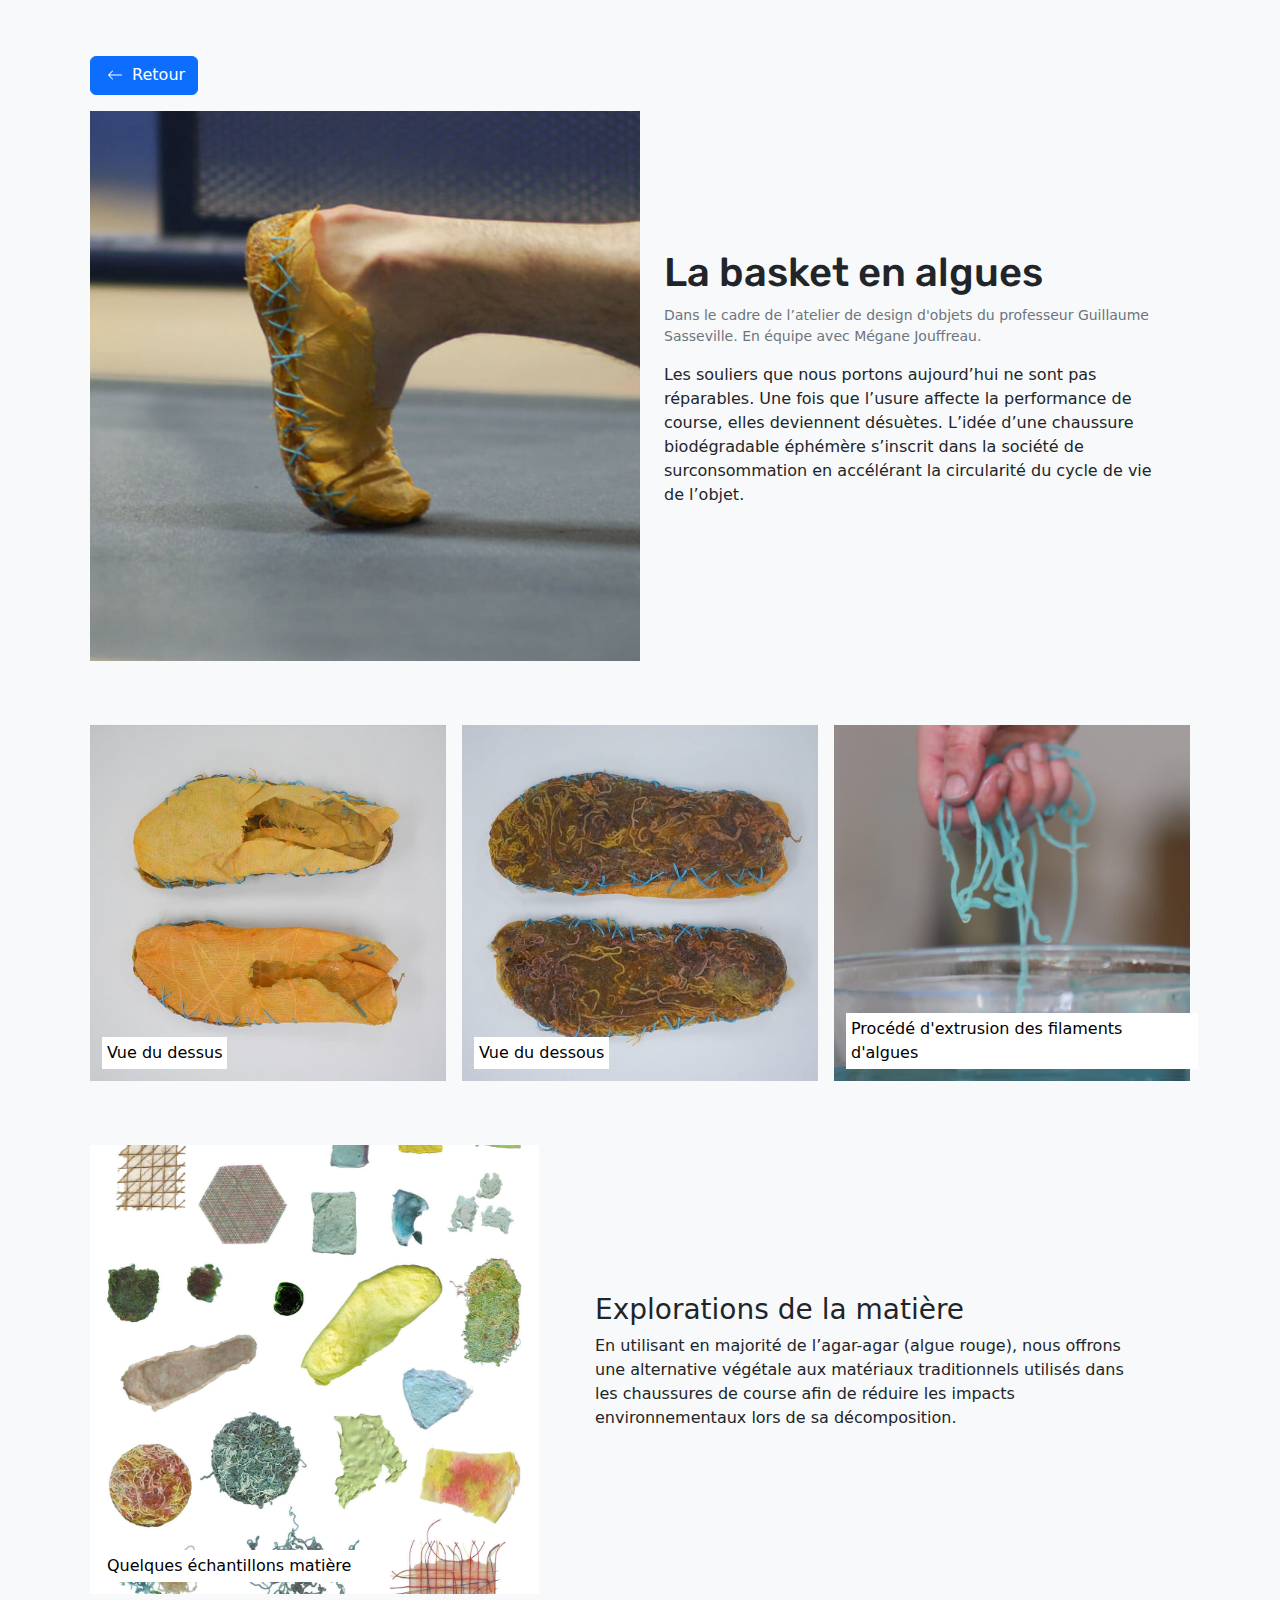
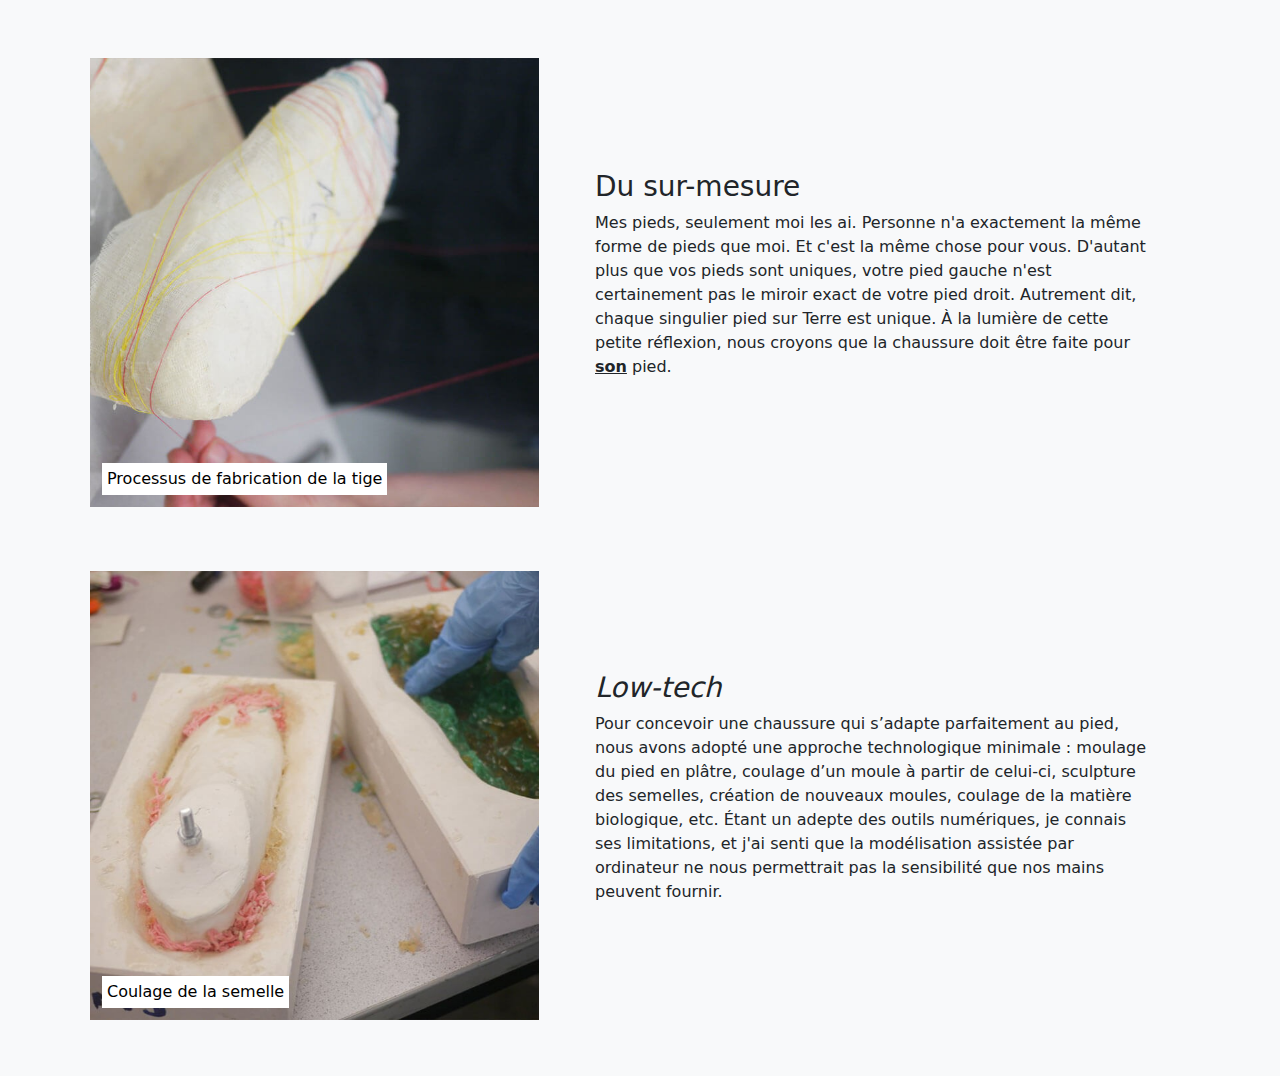
<file: projects/la-basket-en-algues/la-basket-en-algues.html>
<html>
    <head>
        <meta name="viewport" content="width=device-width, initial-scale=1">
        <link rel="stylesheet" href="../../stylesheets/style.css">
        
        <!-- BOOTSTRAP -->
        <link href="../../stylesheets/bootstrap.min.css" rel="stylesheet">
        <script src="../../javascripts/bootstrap.bundle.min.js"></script>
        
        <!-- FONT -->
        <link rel="preconnect" href="https://fonts.googleapis.com">
        <link rel="preconnect" href="https://fonts.gstatic.com" crossorigin>
        <link href="https://fonts.googleapis.com/css2?family=Rubik:ital,wght@0,300..900;1,300..900&display=swap" rel="stylesheet">
    </head>
    <body class="bg-light">
        <div id="transition-cover" class="bg-light"></div>
        <div class="container my-5">
            <button id="back-btn" type="button" class="btn btn-primary m-2" onclick="startfadeOut('../../projects.html')">
                <svg style="margin: 4px 4px 5px 4px;" xmlns="http://www.w3.org/2000/svg" width="16" height="16" fill="currentColor" class="bi bi-arrow-left" viewBox="0 0 16 16">
                    <path fill-rule="evenodd" d="M15 8a.5.5 0 0 0-.5-.5H2.707l3.147-3.146a.5.5 0 1 0-.708-.708l-4 4a.5.5 0 0 0 0 .708l4 4a.5.5 0 0 0 .708-.708L2.707 8.5H14.5A.5.5 0 0 0 15 8"></path>
                </svg>
                Retour
            </button>
            <div class="row align-items-center gx-0 p-2">
                <div class="col-lg-6 col-md-12 square">
                    <img src="1.jpg" alt="" width="100%" height="100%" style="object-fit: cover;">
                </div>

                <div class="col-lg-6 col-md-12">
                    <div class="w-100 p-4">
                        <h1 class="m2">La basket en algues</h1>
                        <p class="text-secondary"><small>Dans le cadre de l’atelier de design d'objets du professeur Guillaume Sasseville. En équipe avec Mégane Jouffreau.</small></p>
                        <p>Les souliers que nous portons aujourd’hui ne sont pas réparables. Une fois que l’usure affecte la performance de course, elles deviennent désuètes. L’idée d’une chaussure biodégradable éphémère s’inscrit dans la société de surconsommation en accélérant la circularité du cycle de vie de l’objet.</p>
                    </div>
                </div>

            </div>
            <div class="row gx-0 mt-5">

                <div class="col-md-6 col-lg-4 col-sm-12 square">
                    <img class="p-2" src="2.jpg" alt="" width="100%" height="100%" style="object-fit: cover;">
                    <div class="project-info">
                        <p class="project-small-info">Vue du dessus</p>
                    </div>
                </div>

                <div class="col-md-6 col-lg-4 col-sm-12 square">
                    <img class="p-2" src="3.jpg" alt="" width="100%" height="100%" style="object-fit: cover;">
                    <div class="project-info">
                        <p class="project-small-info">Vue du dessous</p>
                    </div>
                </div>

                <div class="col-md-6 col-lg-4 col-sm-12 square">
                    <img class="p-2" src="6.jpg" alt="" width="100%" height="100%" style="object-fit: cover;">
                    <div class="project-info">
                        <p class="project-small-info">Procédé d'extrusion des filaments d'algues</p>
                    </div>
                </div>

            </div>

            <!-- MATIÈRES -->
            <div class="mt-5 row align-items-center gx-0">
                <div class="col-md-12 col-lg-5 square">
                    <img class="p-2" src="5.jpg" alt="" width="100%" height="100%" style="object-fit: cover;">
                    <div class="project-info">
                        <p class="project-small-info">Quelques échantillons matière</p>
                    </div>
                </div>

                <div class="col-md-12 col-lg-7">
                    <div class="w-100 p-5">
                        <h3 class="m2">Explorations de la matière</h3>
                        <p>En utilisant en majorité de l’agar-agar (algue rouge), nous offrons une alternative végétale aux matériaux traditionnels utilisés dans les chaussures de course afin de réduire les impacts environnementaux lors de sa décomposition.</p>
                    </div>
                </div>
            </div>

            <!-- SUR MESURE -->
            <div class="mt-5 row align-items-center gx-0">
                <div class="col-md-12 col-lg-5 square">
                    <img class="p-2" src="8.jpg" alt="" width="100%" height="100%" style="object-fit: cover;">
                    <div class="project-info">
                        <p class="project-small-info">Processus de fabrication de la tige</p>
                    </div>
                </div>

                <div class="col-md-12 col-lg-7">
                    <div class="w-100 p-5">
                        <h3 class="m2">Du sur-mesure</h3>
                        <p>Mes pieds, seulement moi les ai. Personne n'a exactement la même forme de pieds que moi. Et c'est la même chose pour vous. D'autant plus que vos pieds sont uniques, votre pied gauche n'est certainement pas le miroir exact de votre pied droit. Autrement dit, chaque singulier pied sur Terre est unique. À la lumière de cette petite réflexion, nous croyons que la chaussure doit être faite pour <b><u>son</u></b> pied.</p>
                    </div>
                </div>
            </div>

            <!-- LOW TECH -->
            <div class="mt-5 row align-items-center gx-0">
                <div class="col-md-12 col-lg-5 square">
                    <img class="p-2" src="13.jpg" alt="" width="100%" height="100%" style="object-fit: cover;">
                    <div class="project-info">
                        <p class="project-small-info">Coulage de la semelle</p>
                    </div>
                </div>

                <div class="col-md-12 col-lg-7">
                    <div class="w-100 p-5">
                        <h3 class="m2"><i>Low-tech</i></h3>
                        <p>Pour concevoir une chaussure qui s’adapte parfaitement au pied, nous avons adopté une approche technologique minimale : moulage du pied en plâtre, coulage d’un moule à partir de celui-ci, sculpture des semelles, création de nouveaux moules, coulage de la matière biologique, etc. Étant un adepte des outils numériques, je connais ses limitations, et j'ai senti que la modélisation assistée par ordinateur ne nous permettrait pas la sensibilité que nos mains peuvent fournir.</p>
                    </div>
                </div>
            </div>

        </div>   
        <script src="../../javascripts/transition.js"></script>    
    </body>
</html>
</file>
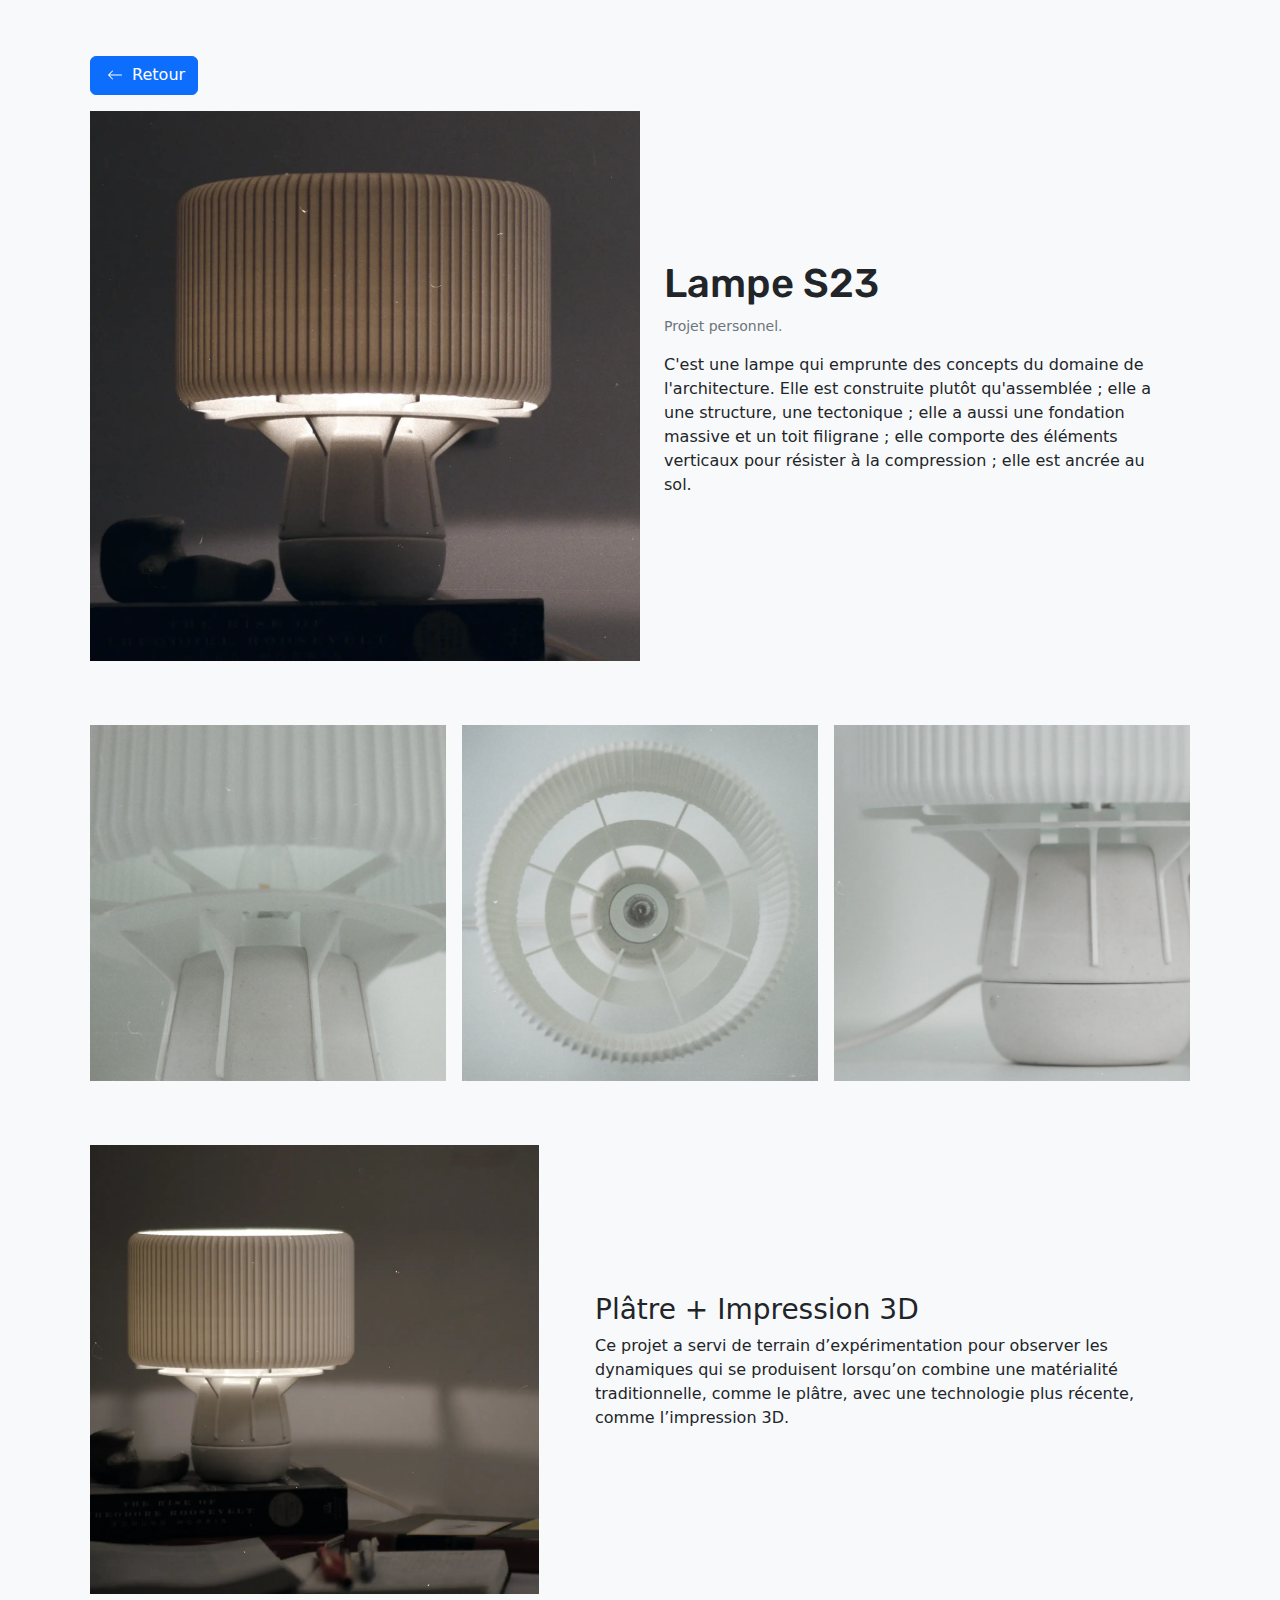
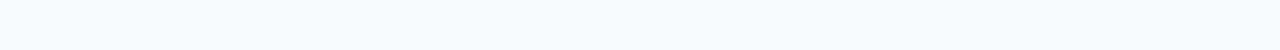
<file: projects/lampe-s23/lampe-s23.html>
<html>
    <head>
        <meta name="viewport" content="width=device-width, initial-scale=1">
        <link rel="stylesheet" href="../../stylesheets/style.css">
        
        <!-- BOOTSTRAP -->
        <link href="../../stylesheets/bootstrap.min.css" rel="stylesheet">
        <script src="../../javascripts/bootstrap.bundle.min.js"></script>
        
        <!-- FONT -->
        <link rel="preconnect" href="https://fonts.googleapis.com">
        <link rel="preconnect" href="https://fonts.gstatic.com" crossorigin>
        <link href="https://fonts.googleapis.com/css2?family=Rubik:ital,wght@0,300..900;1,300..900&display=swap" rel="stylesheet">
    </head>
    <body class="bg-light">
        <div id="transition-cover" class="bg-light"></div>
        <div class="container my-5">
            <button id="back-btn" type="button" class="btn btn-primary m-2" onclick="startfadeOut('../../index.html')">
                <svg style="margin: 4px 4px 5px 4px;" xmlns="http://www.w3.org/2000/svg" width="16" height="16" fill="currentColor" class="bi bi-arrow-left" viewBox="0 0 16 16">
                    <path fill-rule="evenodd" d="M15 8a.5.5 0 0 0-.5-.5H2.707l3.147-3.146a.5.5 0 1 0-.708-.708l-4 4a.5.5 0 0 0 0 .708l4 4a.5.5 0 0 0 .708-.708L2.707 8.5H14.5A.5.5 0 0 0 15 8"></path>
                </svg>
                Retour
            </button>
            <div class="row align-items-center gx-0 p-2">
                <div class="col-lg-6 col-md-12 square">
                    <img src="7.webp" alt="" width="100%" height="100%" style="object-fit: cover;">
                </div>

                <div class="col-lg-6 col-md-12">
                    <div class="w-100 p-4">
                        <h1 class="m2">Lampe S23</h1>
                        <p class="text-secondary"><small>Projet personnel.</small></p>
                        <p>C'est une lampe qui emprunte des concepts du domaine de l'architecture. Elle est construite plutôt qu'assemblée ; elle a une structure, une tectonique ; elle a aussi une fondation massive et un toit filigrane ; elle comporte des éléments verticaux pour résister à la compression ; elle est ancrée au sol.</p>
                    </div>
                </div>

            </div>
            <div class="row gx-0 mt-5">

                <div class="col-lg-4 col-md-6 col-sm-6 square">
                    <img class="p-2" src="2.webp" alt="" width="100%" height="100%" style="object-fit: cover;">
                    
                </div>

                <div class="col-lg-4 col-md-6 col-sm-6 square">
                    <img class="p-2" src="4.webp" alt="" width="100%" height="100%" style="object-fit: cover;">
                    
                </div>

                <div class="col-lg-4 col-md-6 col-sm-6 square">
                    <img class="p-2" src="3.webp" alt="" width="100%" height="100%" style="object-fit: cover;">
                    
                </div>

            </div>

            <!-- Symbiose -->
            <div class="mt-5 row align-items-center gx-0">
                <div class="col-md-12 col-lg-5 square">
                    <img class="p-2" src="8.webp" alt="" width="100%" height="100%" style="object-fit: cover;">
                    
                </div>

                <div class="col-md-12 col-lg-7">
                    <div class="w-100 p-5">
                        <h3 class="m2">Plâtre + Impression 3D</h3>
                        <p>Ce projet a servi de terrain d’expérimentation pour observer les dynamiques qui se produisent lorsqu’on combine une matérialité traditionnelle, comme le plâtre, avec une technologie plus récente, comme l’impression 3D.</p>
                    </div>
                </div>
            </div>

        </div>   
        <script src="../../javascripts/transition.js"></script>    
    </body>
</html>
</file>
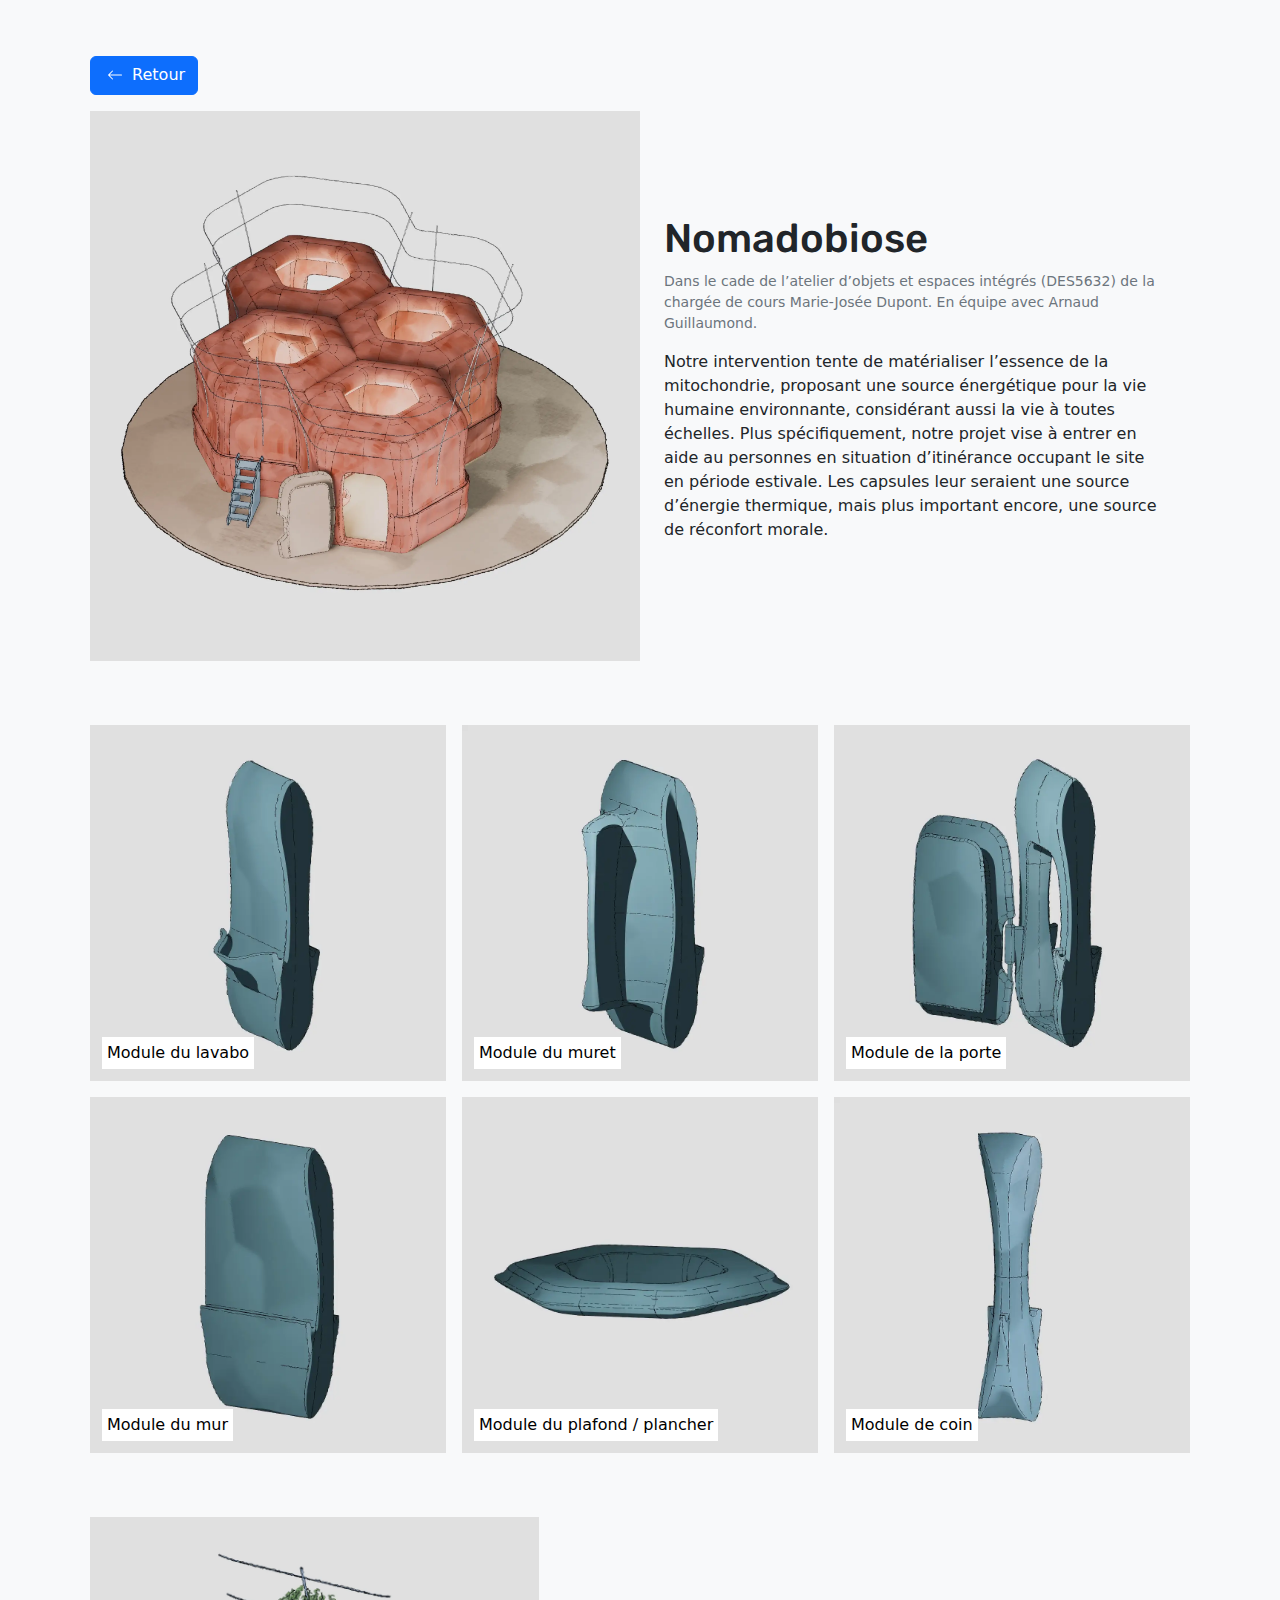
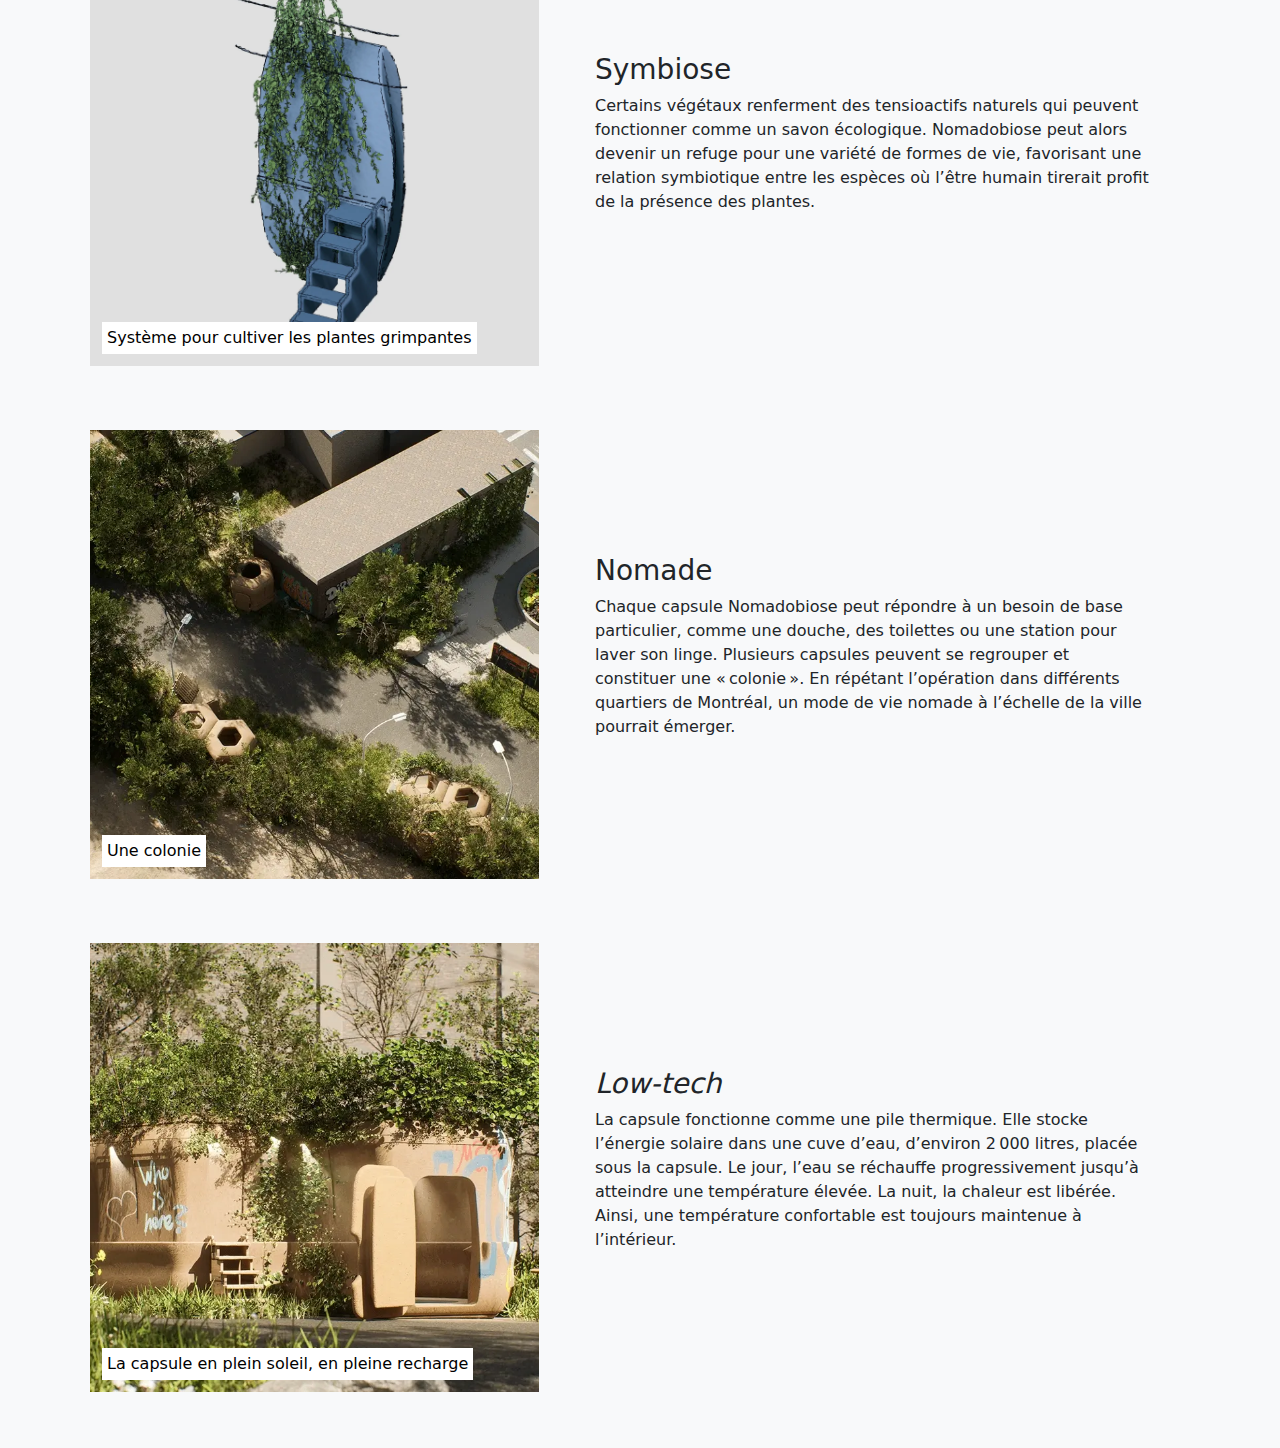
<file: projects/nomadobiose/nomadobiose.html>
<html>
    <head>
        <meta name="viewport" content="width=device-width, initial-scale=1">
        <link rel="stylesheet" href="../../stylesheets/style.css">
        
        <!-- BOOTSTRAP -->
        <link href="../../stylesheets/bootstrap.min.css" rel="stylesheet">
        <script src="../../javascripts/bootstrap.bundle.min.js"></script>
        
        <!-- FONT -->
        <link rel="preconnect" href="https://fonts.googleapis.com">
        <link rel="preconnect" href="https://fonts.gstatic.com" crossorigin>
        <link href="https://fonts.googleapis.com/css2?family=Rubik:ital,wght@0,300..900;1,300..900&display=swap" rel="stylesheet">
    </head>
    <body class="bg-light">
        <div id="transition-cover" class="bg-light"></div>
        <div class="container my-5">
            <button id="back-btn" type="button" class="btn btn-primary m-2" onclick="startfadeOut('../../index.html')">
                <svg style="margin: 4px 4px 5px 4px;" xmlns="http://www.w3.org/2000/svg" width="16" height="16" fill="currentColor" class="bi bi-arrow-left" viewBox="0 0 16 16">
                    <path fill-rule="evenodd" d="M15 8a.5.5 0 0 0-.5-.5H2.707l3.147-3.146a.5.5 0 1 0-.708-.708l-4 4a.5.5 0 0 0 0 .708l4 4a.5.5 0 0 0 .708-.708L2.707 8.5H14.5A.5.5 0 0 0 15 8"></path>
                </svg>
                Retour
            </button>
            <div class="row align-items-center gx-0 p-2">
                <div class="col-lg-6 col-md-12 square">
                    <img src="8.webp" alt="" width="100%" height="100%" style="object-fit: cover;">
                </div>

                <div class="col-lg-6 col-md-12">
                    <div class="w-100 p-4">
                        <h1 class="m2">Nomadobiose</h1>
                        <p class="text-secondary"><small>Dans le cade de l’atelier d’objets et espaces intégrés (DES5632) de la chargée de cours Marie-Josée Dupont. En équipe avec Arnaud Guillaumond.</small></p>
                        <p>Notre intervention tente de matérialiser l’essence de la mitochondrie, proposant une source énergétique pour la vie humaine environnante, considérant aussi la vie à toutes échelles. Plus spécifiquement, notre projet vise à entrer en aide au personnes en situation d’itinérance occupant le site en période estivale. Les capsules leur seraient une source d’énergie thermique, mais plus important encore, une  source de réconfort morale.</p>
                    </div>
                </div>

            </div>
            <div class="row gx-0 mt-5">

                <div class="col-lg-4 col-md-6 col-sm-6 square">
                    <img class="p-2" src="1.webp" alt="" width="100%" height="100%" style="object-fit: cover;">
                    <div class="project-info">
                        <p class="project-small-info">Module du lavabo</p>
                    </div>
                </div>

                <div class="col-lg-4 col-md-6 col-sm-6 square">
                    <img class="p-2" src="2.webp" alt="" width="100%" height="100%" style="object-fit: cover;">
                    <div class="project-info">
                        <p class="project-small-info">Module du muret</p>
                    </div>
                </div>

                <div class="col-lg-4 col-md-6 col-sm-6 square">
                    <img class="p-2" src="3.webp" alt="" width="100%" height="100%" style="object-fit: cover;">
                    <div class="project-info">
                        <p class="project-small-info">Module de la porte</p>
                    </div>
                </div>

                <div class="col-lg-4 col-md-6 col-sm-6 square">
                    <img class="p-2" src="4.webp" alt="" width="100%" height="100%" style="object-fit: cover;">
                    <div class="project-info">
                        <p class="project-small-info">Module du mur</p>
                    </div>
                </div>

                <div class="col-lg-4 col-md-6 col-sm-6 square">
                    <img class="p-2" src="5.webp" alt="" width="100%" height="100%" style="object-fit: cover;">
                    <div class="project-info">
                        <p class="project-small-info">Module du plafond / plancher</p>
                    </div>
                </div>

                <div class="col-lg-4 col-md-6 col-sm-6 square">
                    <img class="p-2" src="6.webp" alt="" width="100%" height="100%" style="object-fit: cover;">
                    <div class="project-info">
                        <p class="project-small-info">Module de coin</p>
                    </div>
                </div>

            </div>

            <!-- Symbiose -->
            <div class="mt-5 row align-items-center gx-0">
                <div class="col-md-12 col-lg-5 square">
                    <img class="p-2" src="7.webp" alt="" width="100%" height="100%" style="object-fit: cover;">
                    <div class="project-info">
                        <p class="project-small-info">Système pour cultiver les plantes grimpantes</p>
                    </div>
                </div>

                <div class="col-md-12 col-lg-7">
                    <div class="w-100 p-5">
                        <h3 class="m2">Symbiose</h3>
                        <p>Certains végétaux renferment des tensioactifs naturels qui peuvent fonctionner comme un savon écologique. Nomadobiose peut alors devenir un refuge pour une variété de formes de vie, favorisant une relation symbiotique entre les espèces où l’être humain tirerait profit de la présence des plantes.</p>
                    </div>
                </div>
            </div>

            <!-- NOMADE -->
            <div class="mt-5 row align-items-center gx-0">
                <div class="col-md-12 col-lg-5 square">
                    <img class="p-2" src="9.webp" alt="" width="100%" height="100%" style="object-fit: cover;">
                    <div class="project-info">
                        <p class="project-small-info">Une colonie</p>
                    </div>
                </div>

                <div class="col-md-12 col-lg-7">
                    <div class="w-100 p-5">
                        <h3 class="m2">Nomade</h3>
                        <p>Chaque capsule Nomadobiose peut répondre à un besoin de base particulier, comme une douche, des toilettes ou une station pour laver son linge. Plusieurs capsules peuvent se regrouper et constituer une « colonie ». En répétant l’opération dans différents quartiers de Montréal, un mode de vie nomade à l’échelle de la ville pourrait émerger.</p>
                    </div>
                </div>
            </div>

            <!-- LOW TECH -->
            <div class="mt-5 row align-items-center gx-0">
                <div class="col-md-12 col-lg-5 square">
                    <img class="p-2" src="10.webp" alt="" width="100%" height="100%" style="object-fit: cover;">
                    <div class="project-info">
                        <p class="project-small-info">La capsule en plein soleil, en pleine recharge</p>
                    </div>
                </div>

                <div class="col-md-12 col-lg-7">
                    <div class="w-100 p-5">
                        <h3 class="m2"><i>Low-tech</i></h3>
                        <p>La capsule fonctionne comme une pile thermique. Elle stocke l’énergie solaire dans une cuve d’eau, d’environ 2 000 litres, placée sous la capsule. Le jour, l’eau se réchauffe progressivement jusqu’à atteindre une température élevée. La nuit, la chaleur est libérée. Ainsi, une température confortable est toujours maintenue à l’intérieur.</p>
                    </div>
                </div>
            </div>

        </div>   
        <script src="../../javascripts/transition.js"></script>    
    </body>
</html>
</file>
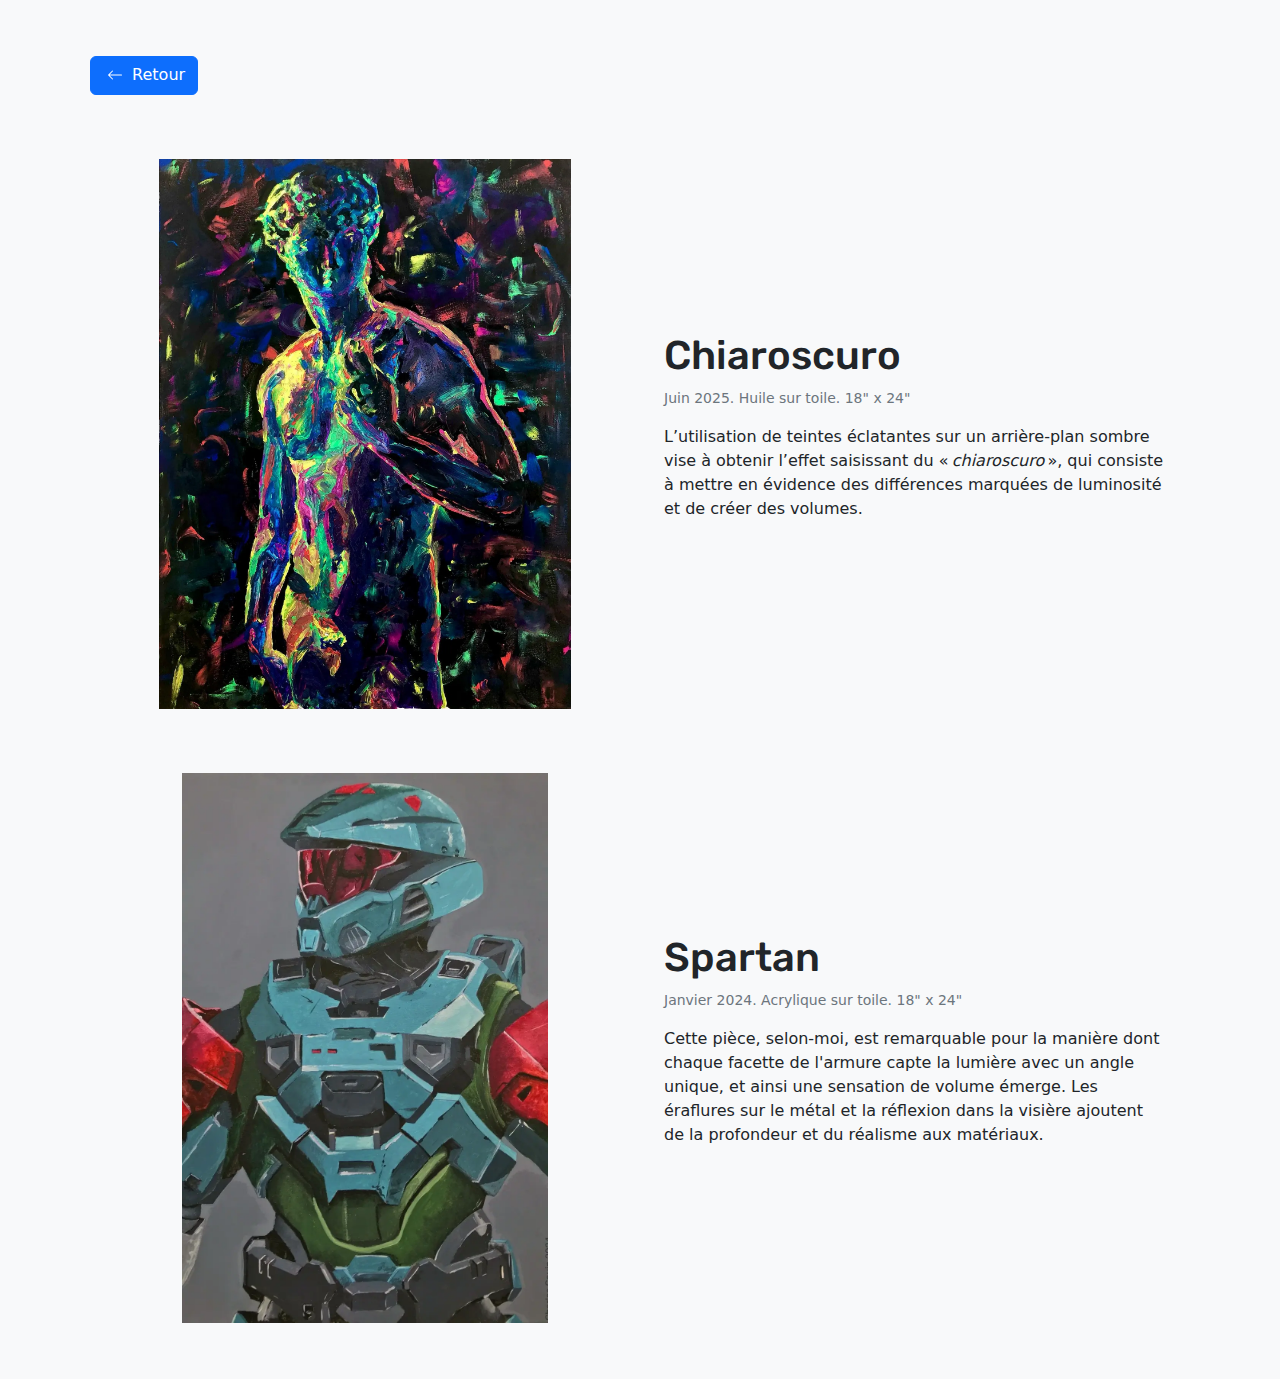
<file: projects/peintures/peintures.html>
<html>
    <head>
        <meta name="viewport" content="width=device-width, initial-scale=1">
        <link rel="stylesheet" href="../../stylesheets/style.css">
        
        <!-- BOOTSTRAP -->
        <link href="../../stylesheets/bootstrap.min.css" rel="stylesheet">
        <script src="../../javascripts/bootstrap.bundle.min.js"></script>
        
        <!-- FONT -->
        <link rel="preconnect" href="https://fonts.googleapis.com">
        <link rel="preconnect" href="https://fonts.gstatic.com" crossorigin>
        <link href="https://fonts.googleapis.com/css2?family=Rubik:ital,wght@0,300..900;1,300..900&display=swap" rel="stylesheet">
    </head>
    <body class="bg-light">
        <div id="transition-cover" class="bg-light"></div>
        <div class="container my-5">
            <button id="back-btn" type="button" class="btn btn-primary m-2" onclick="startfadeOut('../../index.html')">
                <svg style="margin: 4px 4px 5px 4px;" xmlns="http://www.w3.org/2000/svg" width="16" height="16" fill="currentColor" class="bi bi-arrow-left" viewBox="0 0 16 16">
                    <path fill-rule="evenodd" d="M15 8a.5.5 0 0 0-.5-.5H2.707l3.147-3.146a.5.5 0 1 0-.708-.708l-4 4a.5.5 0 0 0 0 .708l4 4a.5.5 0 0 0 .708-.708L2.707 8.5H14.5A.5.5 0 0 0 15 8"></path>
                </svg>
                Retour
            </button>
            
            <div class="row align-items-center gx-0 p-2 mt-5">
                <div class="col-lg-6 col-md-12 square">
                    <img src="1.webp" alt="" width="100%" height="100%" style="object-fit: contain;">
                </div>

                <div class="col-lg-6 col-md-12">
                    <div class="w-100 p-4">
                        <h1 class="m2">Chiaroscuro</h1>
                        <p class="text-secondary"><small>Juin 2025. Huile sur toile. 18" x 24"</small></p>
                        <p>L’utilisation de teintes éclatantes sur un arrière-plan sombre vise à obtenir l’effet saisissant du « <i>chiaroscuro</i> », qui consiste à mettre en évidence des différences marquées de luminosité et de créer des volumes.</p>
                    </div>
                </div>

            </div>

            <div class="row align-items-center gx-0 p-2 mt-5">
                <div class="col-lg-6 col-md-12 square">
                    <img src="3.webp" alt="" width="100%" height="100%" style="object-fit: contain;">
                </div>

                <div class="col-lg-6 col-md-12">
                    <div class="w-100 p-4">
                        <h1 class="m2">Spartan</h1>
                        <p class="text-secondary"><small>Janvier 2024. Acrylique sur toile. 18" x 24"</small></p>
                        <p>Cette pièce, selon-moi, est remarquable pour la manière dont chaque facette de l'armure capte la lumière avec un angle unique, et ainsi une sensation de volume émerge. Les éraflures sur le métal et la réflexion dans la visière ajoutent de la profondeur et du réalisme aux matériaux.</p>
                    </div>
                </div>

            </div>


            

        </div>   
        <script src="../../javascripts/transition.js"></script>    
    </body>
</html>
</file>
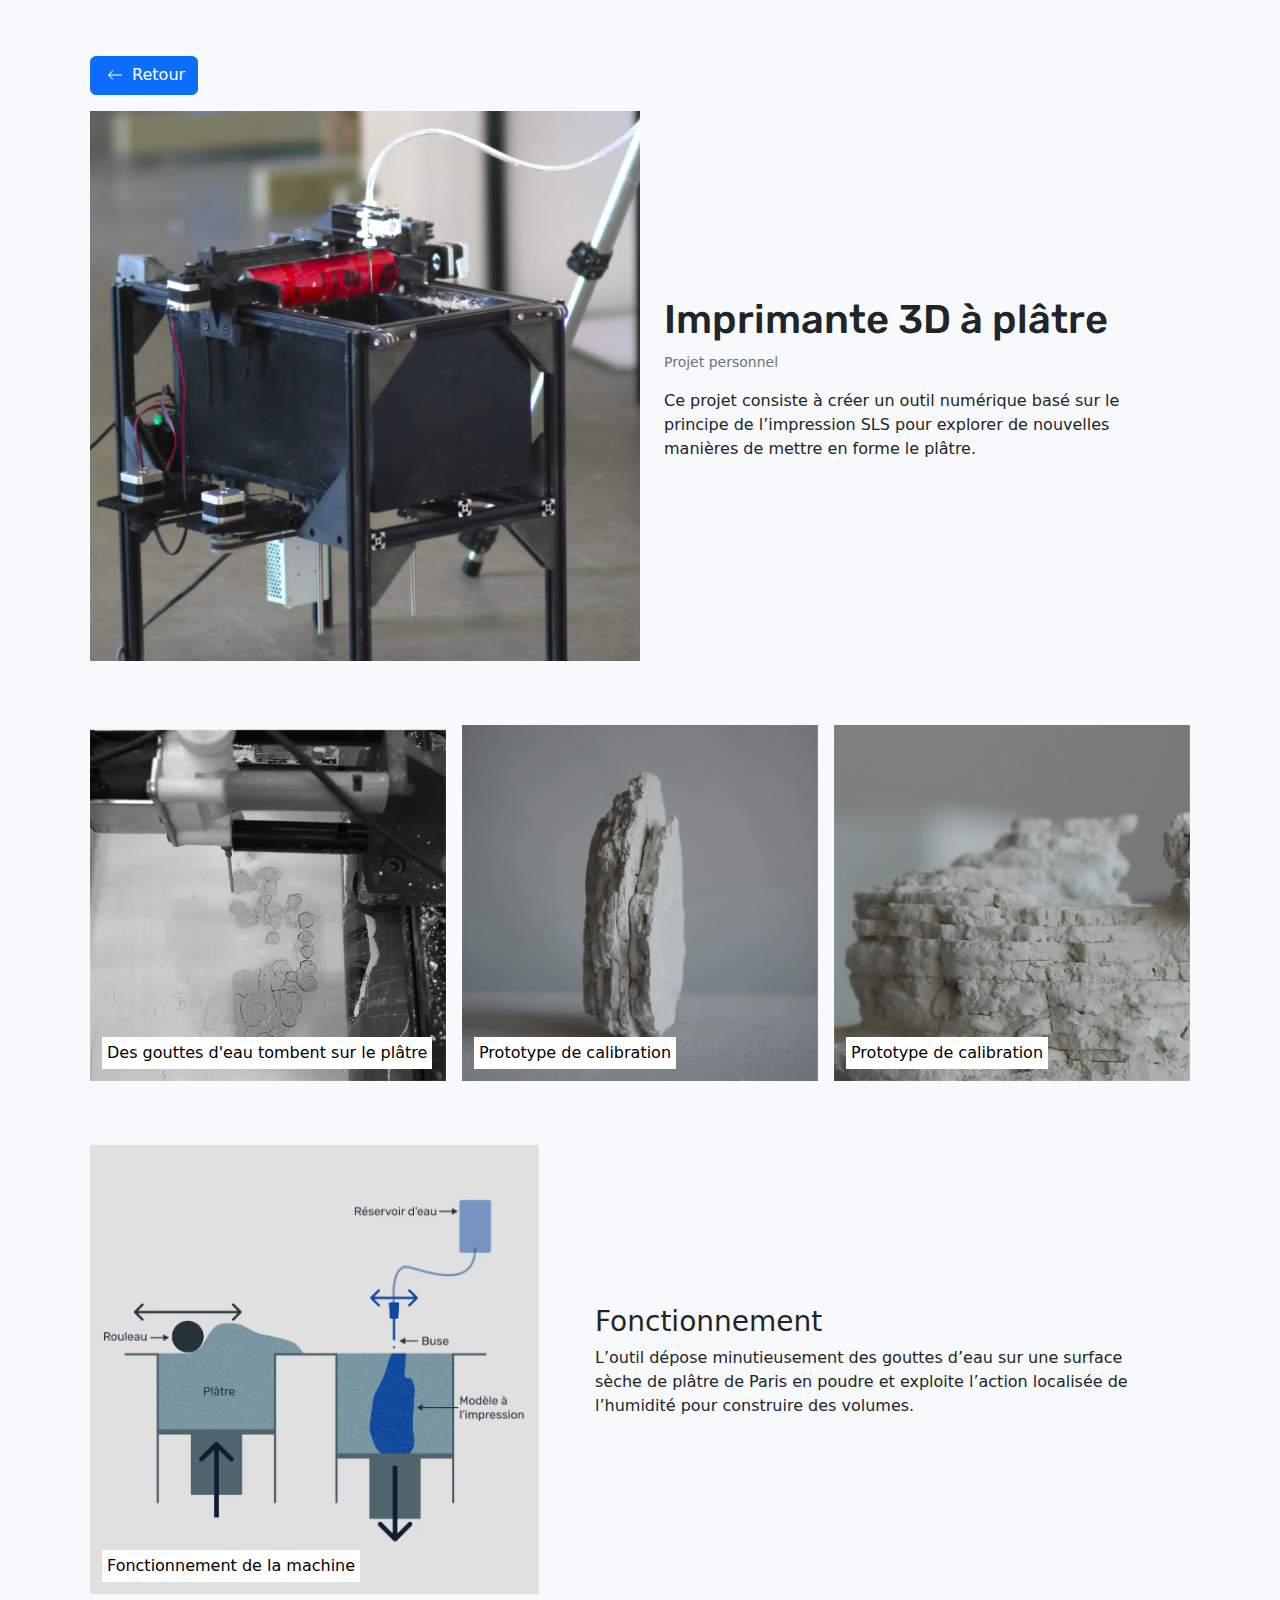
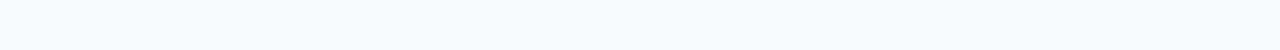
<file: projects/plaster-printer/plaster-printer.html>
<html>
    <head>
        <meta name="viewport" content="width=device-width, initial-scale=1">
        <link rel="stylesheet" href="../../stylesheets/style.css">
        
        <!-- BOOTSTRAP -->
        <link href="../../stylesheets/bootstrap.min.css" rel="stylesheet">
        <script src="../../javascripts/bootstrap.bundle.min.js"></script>
        
        <!-- FONT -->
        <link rel="preconnect" href="https://fonts.googleapis.com">
        <link rel="preconnect" href="https://fonts.gstatic.com" crossorigin>
        <link href="https://fonts.googleapis.com/css2?family=Rubik:ital,wght@0,300..900;1,300..900&display=swap" rel="stylesheet">
    </head>
    <body class="bg-light">
        <div id="transition-cover" class="bg-light"></div>
        <div class="container my-5">
            <button id="back-btn" type="button" class="btn btn-primary m-2" onclick="startfadeOut('../../index.html')">
                <svg style="margin: 4px 4px 5px 4px;" xmlns="http://www.w3.org/2000/svg" width="16" height="16" fill="currentColor" class="bi bi-arrow-left" viewBox="0 0 16 16">
                    <path fill-rule="evenodd" d="M15 8a.5.5 0 0 0-.5-.5H2.707l3.147-3.146a.5.5 0 1 0-.708-.708l-4 4a.5.5 0 0 0 0 .708l4 4a.5.5 0 0 0 .708-.708L2.707 8.5H14.5A.5.5 0 0 0 15 8"></path>
                </svg>
                Retour
            </button>
            <div class="row align-items-center gx-0 p-2">
                <div class="col-lg-6 col-md-12 square">
                    <img src="7.webp" alt="" width="100%" height="100%" style="object-fit: cover;">
                </div>

                <div class="col-lg-6 col-md-12">
                    <div class="w-100 p-4">
                        <h1 class="m2">Imprimante 3D à plâtre</h1>
                        <p class="text-secondary"><small>Projet personnel</small></p>
                        <p>Ce projet consiste à créer un outil numérique basé sur le principe de l’impression SLS pour explorer de nouvelles manières de mettre en forme le plâtre.</p>
                    </div>
                </div>

            </div>
            <div class="row gx-0 mt-5">

                <div class="col-sm-12 col-md-6 col-lg-4 square">
                    <img class="p-2" src="3.webp" alt="" width="100%" height="100%" style="object-fit: cover;">
                    <div class="project-info">
                        <p class="project-small-info">Des gouttes d'eau tombent sur le plâtre</p>
                    </div>
                </div>

                <div class="col-sm-12 col-md-6 col-lg-4 square">
                    <img class="p-2" src="4.webp" alt="" width="100%" height="100%" style="object-fit: cover;">
                    <div class="project-info">
                        <p class="project-small-info">Prototype de calibration</p>
                    </div>
                </div>

                <div class="col-sm-12 col-md-6 col-lg-4 square">
                    <img class="p-2" src="5.webp" alt="" width="100%" height="100%" style="object-fit: cover;">
                    <div class="project-info">
                        <p class="project-small-info">Prototype de calibration</p>
                    </div>
                </div>

            </div>

            <!-- FONCTIONNEMENT -->
            <div class="mt-5 row align-items-center gx-0">
                <div class="col-md-12 col-lg-5 square">
                    <img class="p-2" src="2.webp" alt="" width="100%" height="100%" style="object-fit: cover;">
                    <div class="project-info">
                        <p class="project-small-info">Fonctionnement de la machine</p>
                    </div>
                </div>

                <div class="col-md-12 col-lg-7">
                    <div class="w-100 p-5">
                        <h3 class="m2">Fonctionnement</h3>
                        <p>L’outil dépose minutieusement des gouttes d’eau sur une surface sèche de plâtre de Paris en poudre et exploite l’action localisée de l’humidité pour construire des volumes.</p>
                    </div>
                </div>
            </div>

        </div>   
        <script src="../../javascripts/transition.js"></script>    
    </body>
</html>
</file>
<file: style.css>
* {
    box-sizing: border-box;
}


.square {
    aspect-ratio: 1 / 1;
    transition: 0.05s;
    position: relative;
    cursor: pointer;
}

.sqr-content {
    display: none;
    transition: 1s;
    background: rgba(0,0,0,0.75);
    width: 100%;
    height: 100%;
    color: #ffffff;
    padding: 24px;
}

.project:hover .sqr-content {
    display: block;
}

#p1 {
    background-image: url("images/1.jpg");
    background-size: cover;
}

#p2 {
    background-image: url("images/2.jpg");
    background-size: cover;
}

#p3 {
    background-image: url("images/3.jpg");
    background-size: cover;
}

#p4 {
    background-image: url("images/4.jpg");
    background-size: cover;
}

.title {
    background: black;
    position: relative;
}

.title h1 {
    font-size: 120px;
    padding: 24px;
    color: white;
    position: absolute;
    top: 40%;
    left: 50%;
    transform: translate(-50%, -50%);
}
</file>
<file: stylesheets/style.css>
body--fixed {
  top: 0;
  position: fixed;
}

#back-btn {
    top: 16px;
    left: 16px;
    z-index: 8;
}

#transition-cover {
    position: fixed;
    top: 0;
    left: 0;
    width: 100%;
    height: 100%;
    background: #ffffff;
    z-index: 9;
    transition: 1s;
    pointer-events: none;
}

.faded {
   opacity: 0;
}

#page-container {
    position: fixed;
    top: 0;
    bottom: 0;
    left: 0;
    right: 0;
    overflow: scroll;
    -ms-overflow-style: none;  /* IE and Edge */
    scrollbar-width: none;  /* Firefox */
}

/* Hide scrollbar for Chrome, Safari and Opera */
#page-container::-webkit-scrollbar {
    display: none;
}

#header-container {
    padding: 50px 25;
}

#header-container .col {
    text-align: center;
    color: black;
    padding: 25px 0;
}

/* CSS */
.button-55 {
  align-self: center;
  background-color: #fff;
  background-image: none;
  background-position: 0 90%;
  background-repeat: repeat no-repeat;
  background-size: 4px 3px;
  border-radius: 15px 225px 255px 15px 15px 255px 225px 15px;
  border-style: solid;
  border-width: 2px;
  box-shadow: rgba(0, 0, 0, .2) 15px 28px 25px -18px;
  box-sizing: border-box;
  color: #41403e;
  cursor: pointer;
  display: inline-block;
  font-family: Neucha, sans-serif;
  font-size: 1rem;
  line-height: 23px;
  outline: none;
  padding: .75rem;
  text-decoration: none;
  transition: all 235ms ease-in-out;
  border-bottom-left-radius: 15px 255px;
  border-bottom-right-radius: 225px 15px;
  border-top-left-radius: 255px 15px;
  border-top-right-radius: 15px 225px;
  user-select: none;
  -webkit-user-select: none;
  touch-action: manipulation;
}

.selected-category {
    font-weight: bolder;
    box-shadow: rgba(0, 0, 0, .3) 2px 8px 8px -5px;
    transform: translate3d(0, 2px, 0);
    cursor: default !important;
}

.button-55:hover {
  box-shadow: rgba(0, 0, 0, .3) 2px 8px 8px -5px;
  transform: translate3d(0, 2px, 0);
}

.button-55:focus {
  box-shadow: rgba(0, 0, 0, .3) 2px 8px 4px -6px;
}

.square {
    aspect-ratio: 1 / 1;
    transition: 0.05s;
    position: relative;
}

.project-info {
    position: absolute;
    bottom: 20px;
    left: 20px;
    display: flex;
    flex-direction: column;
    align-items: start;
}

.project-title {
    background: black;
    color: white;
    padding: 8px 10px;
    margin: 0;
    margin-bottom: 5px;
}

.project-date {
    background: black;
    color: white;
    font-size: 10px;
    padding: 4px 5px;
    margin: 0;
}

.project-small-info {
    background: white;
    color: black;
    font-size: 16px;
    padding: 4px 5px;
    margin: 0;
}

.title {
    background: black;
    position: relative;
}

.title h1 {
    font-size: 120px;
    padding: 24px;
    color: white;
    position: absolute;
    top: 40%;
    left: 50%;
    transform: translate(-50%, -50%);
}

/* FONTS */

h1 {
    font-family: "Rubik", sans-serif;
}
</file>
